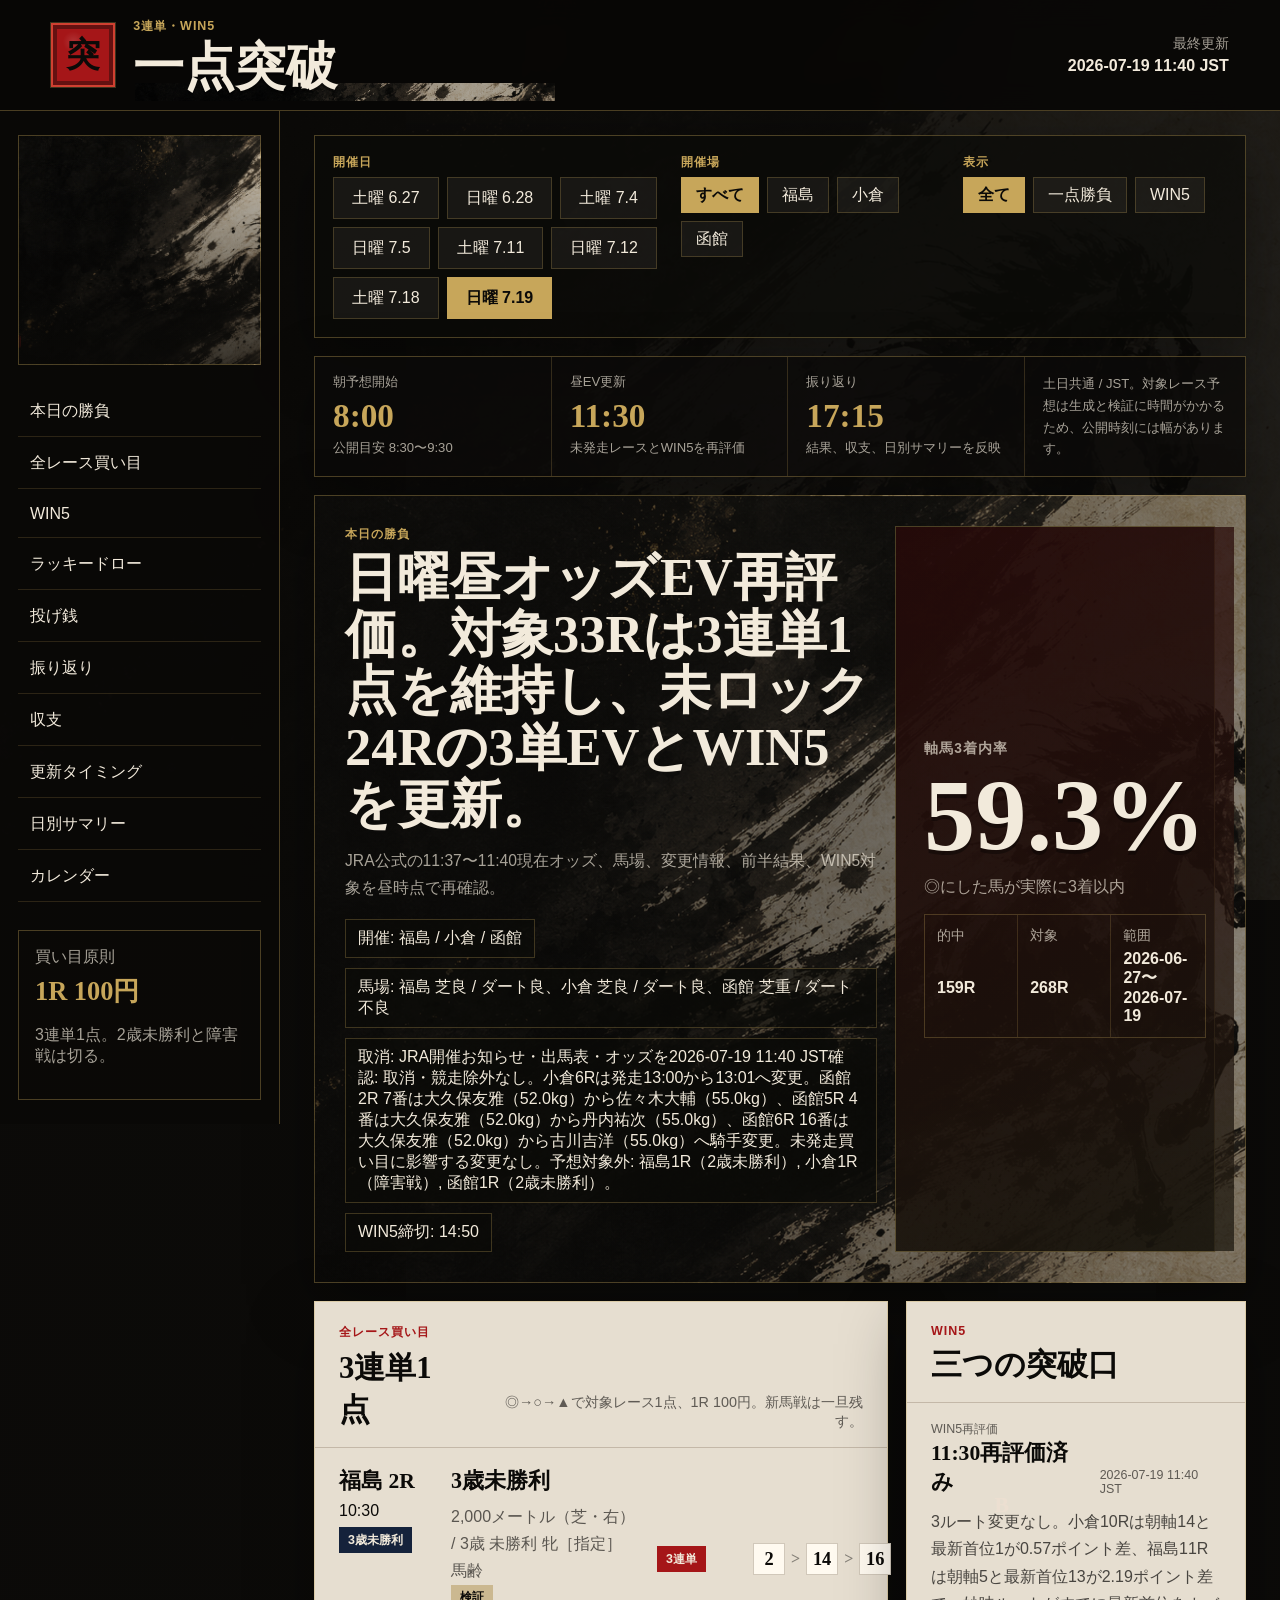
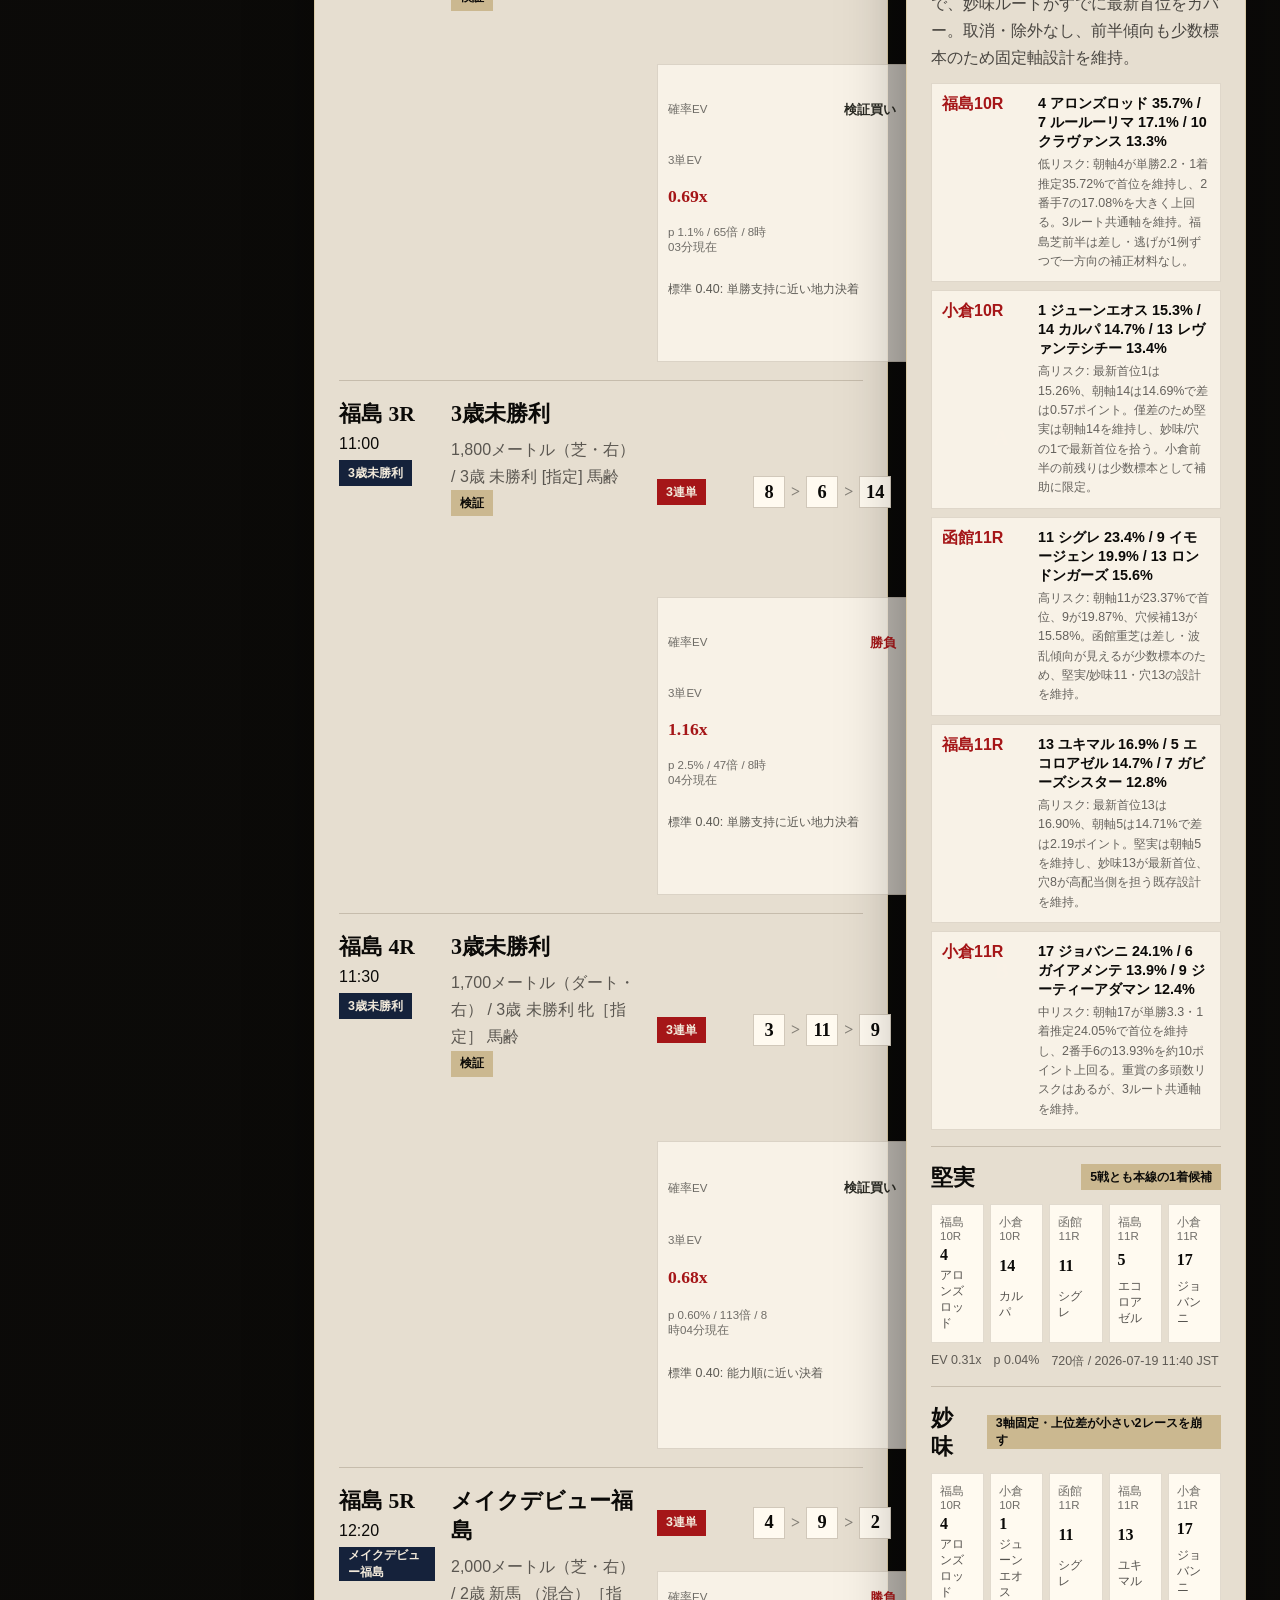
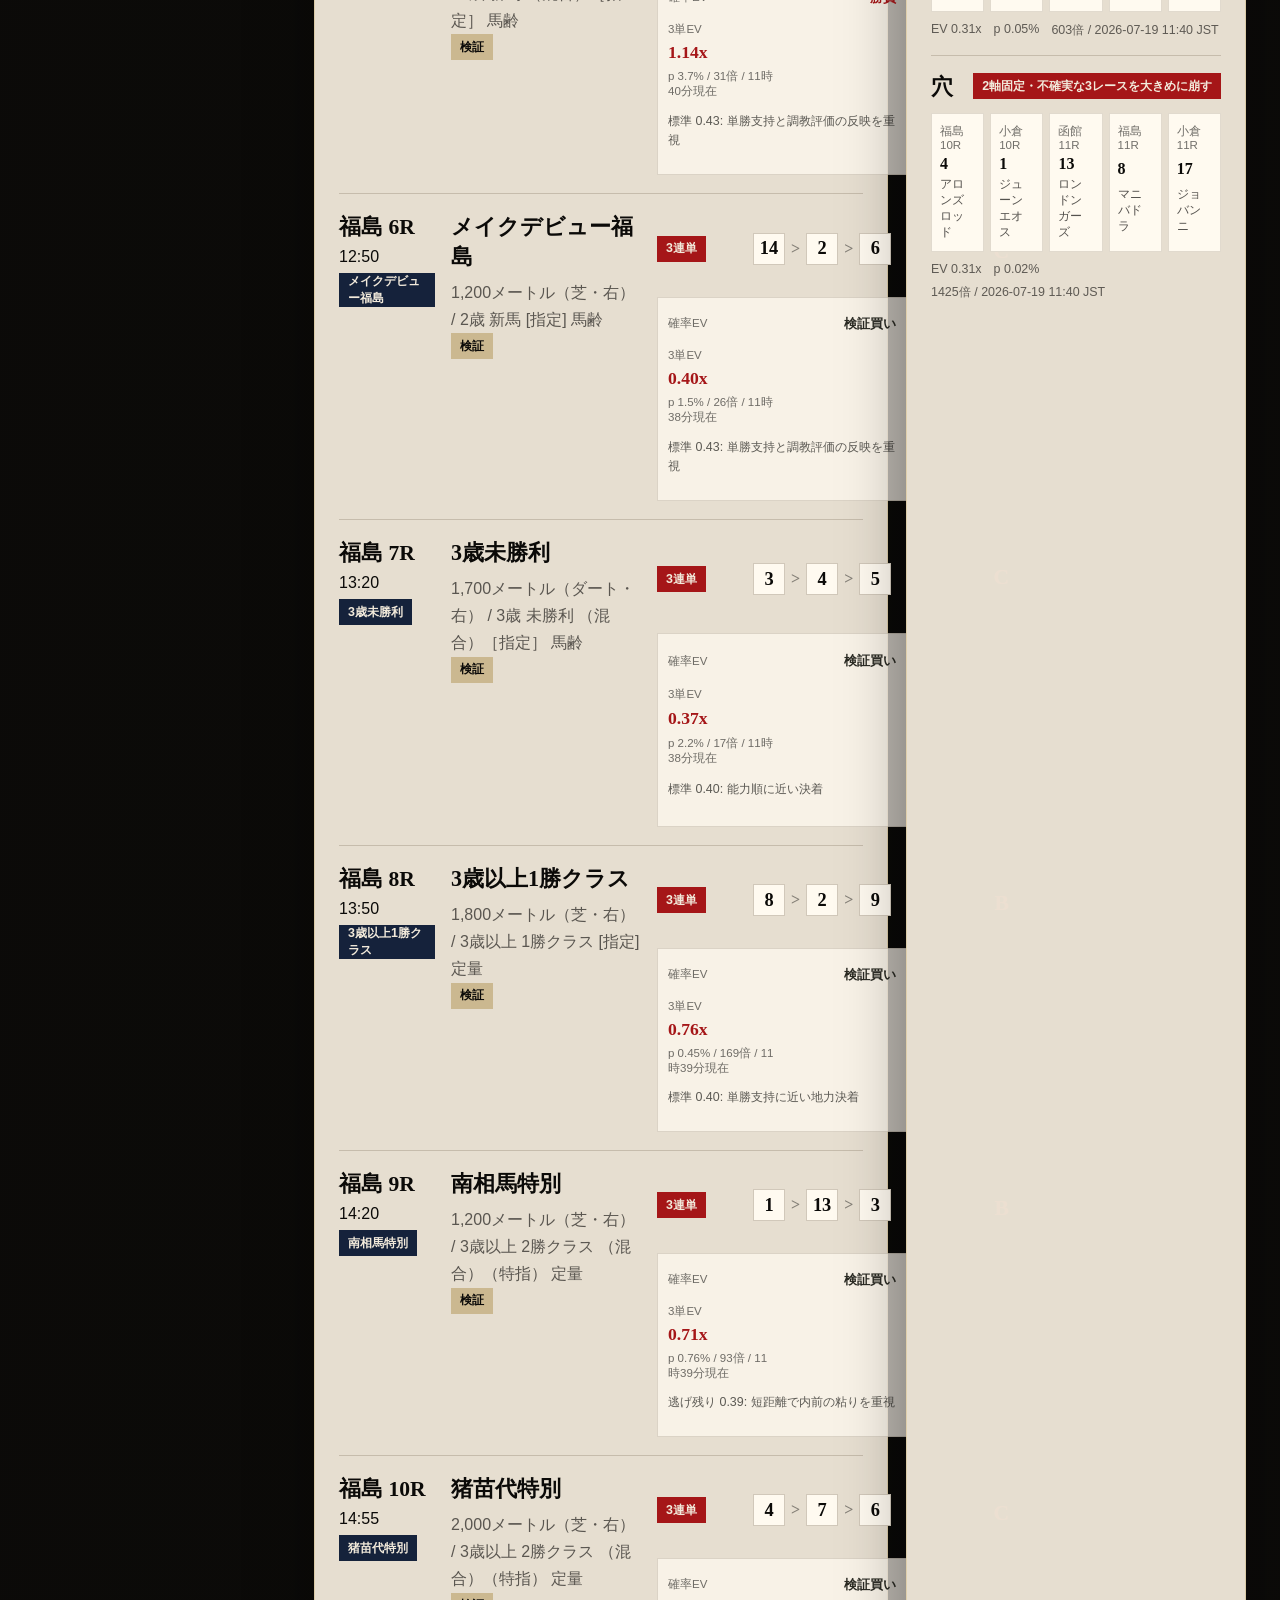
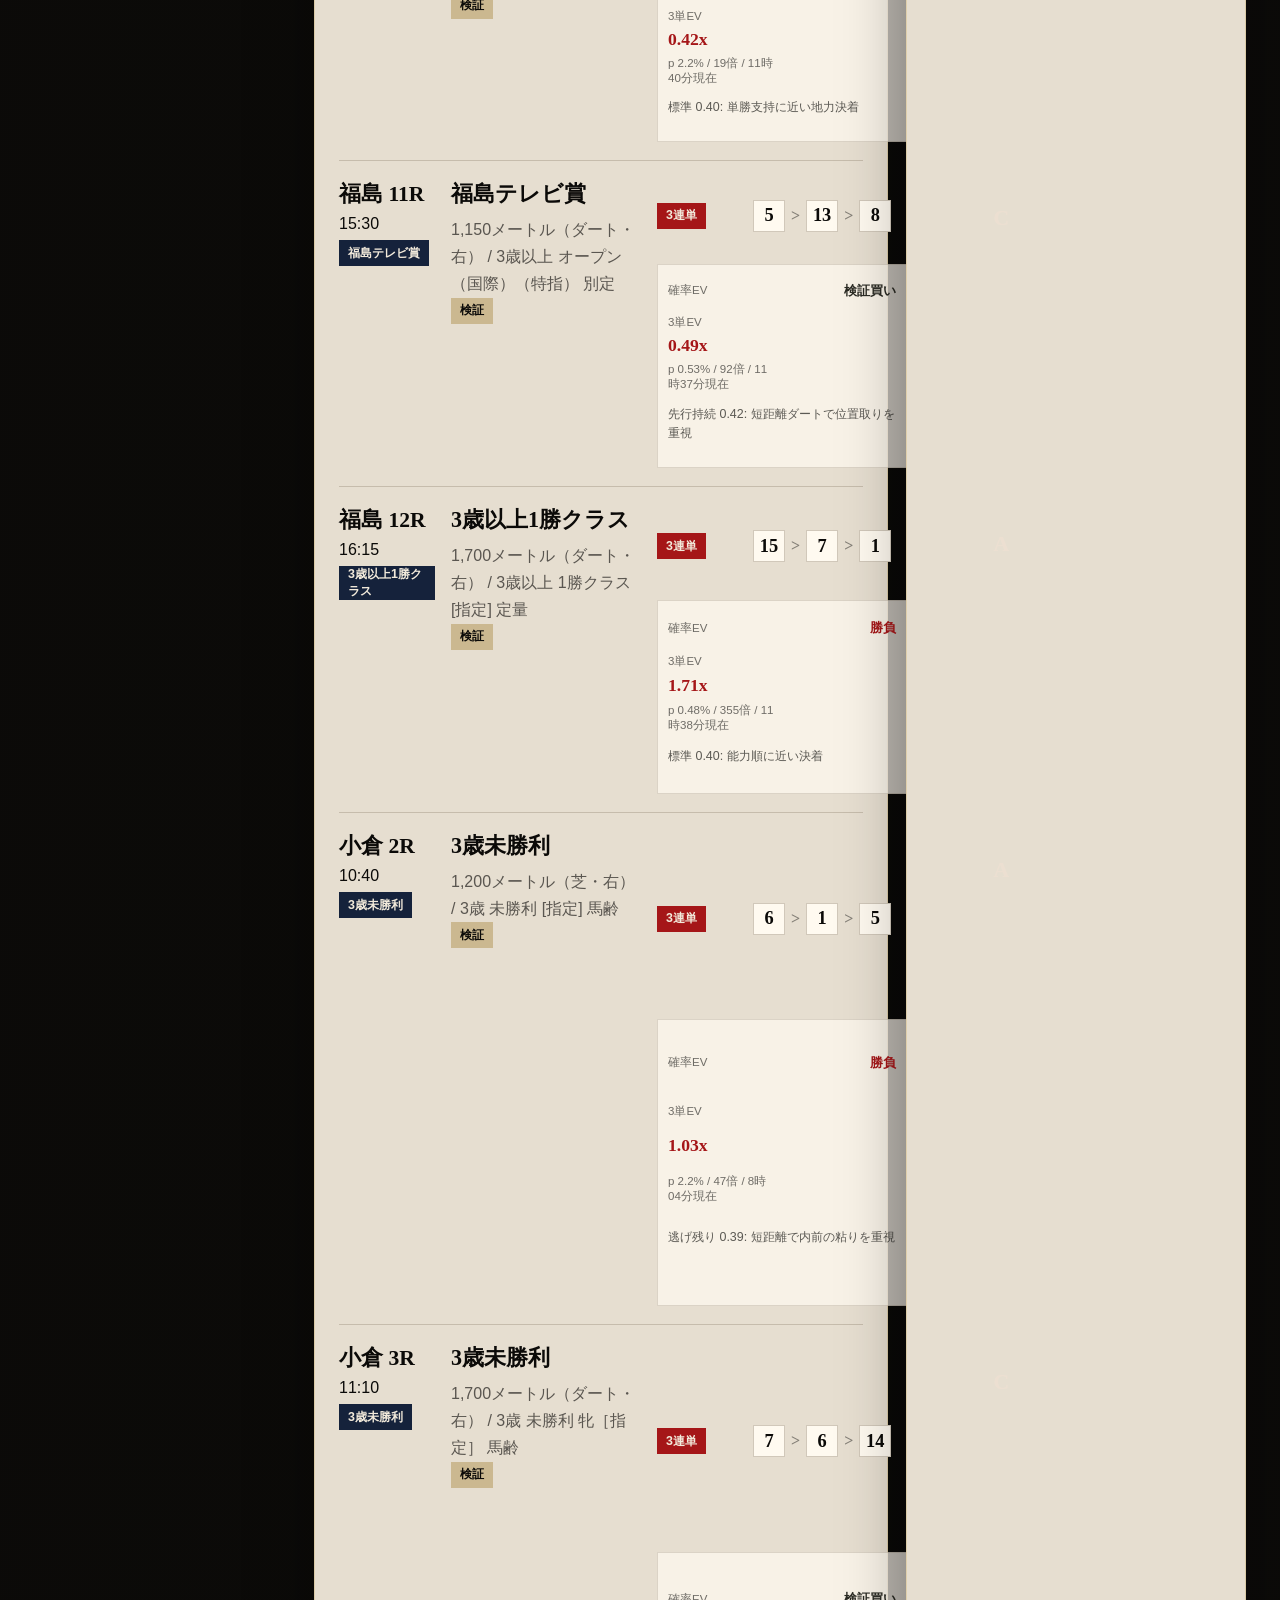
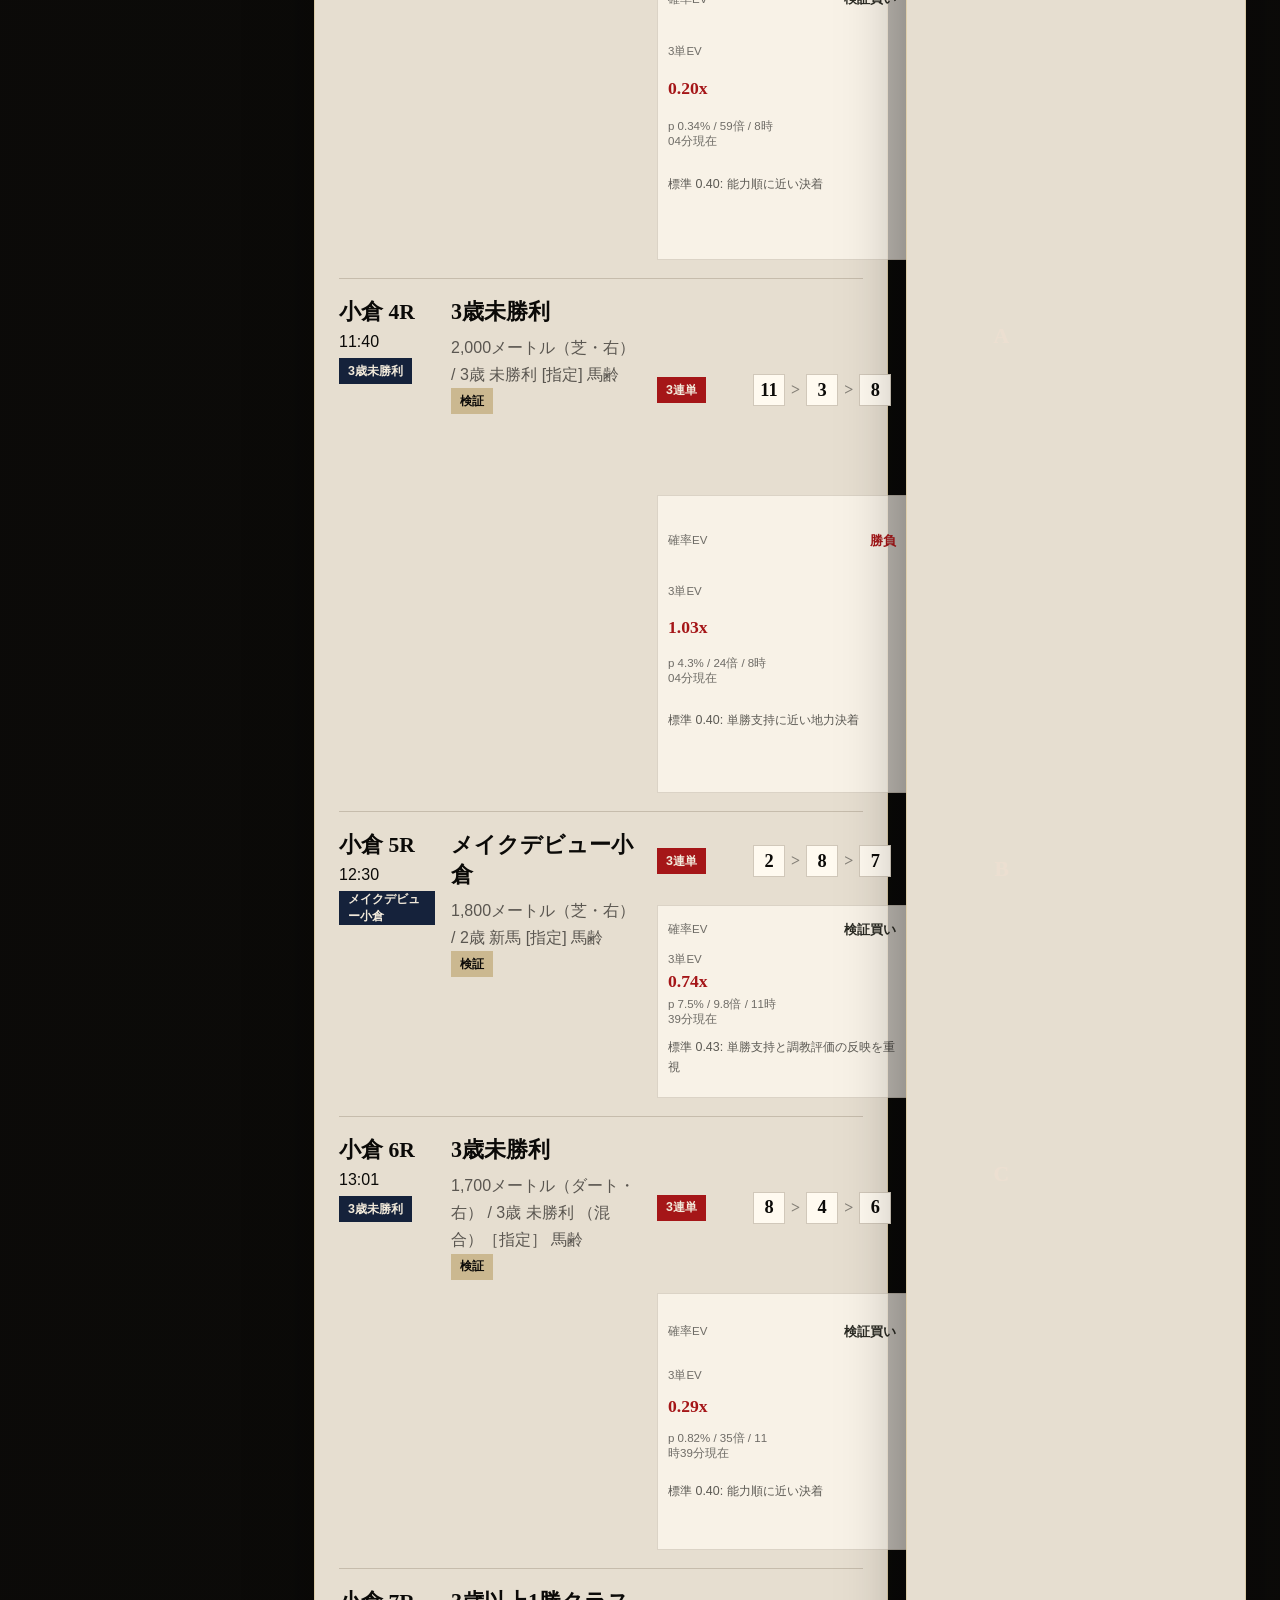
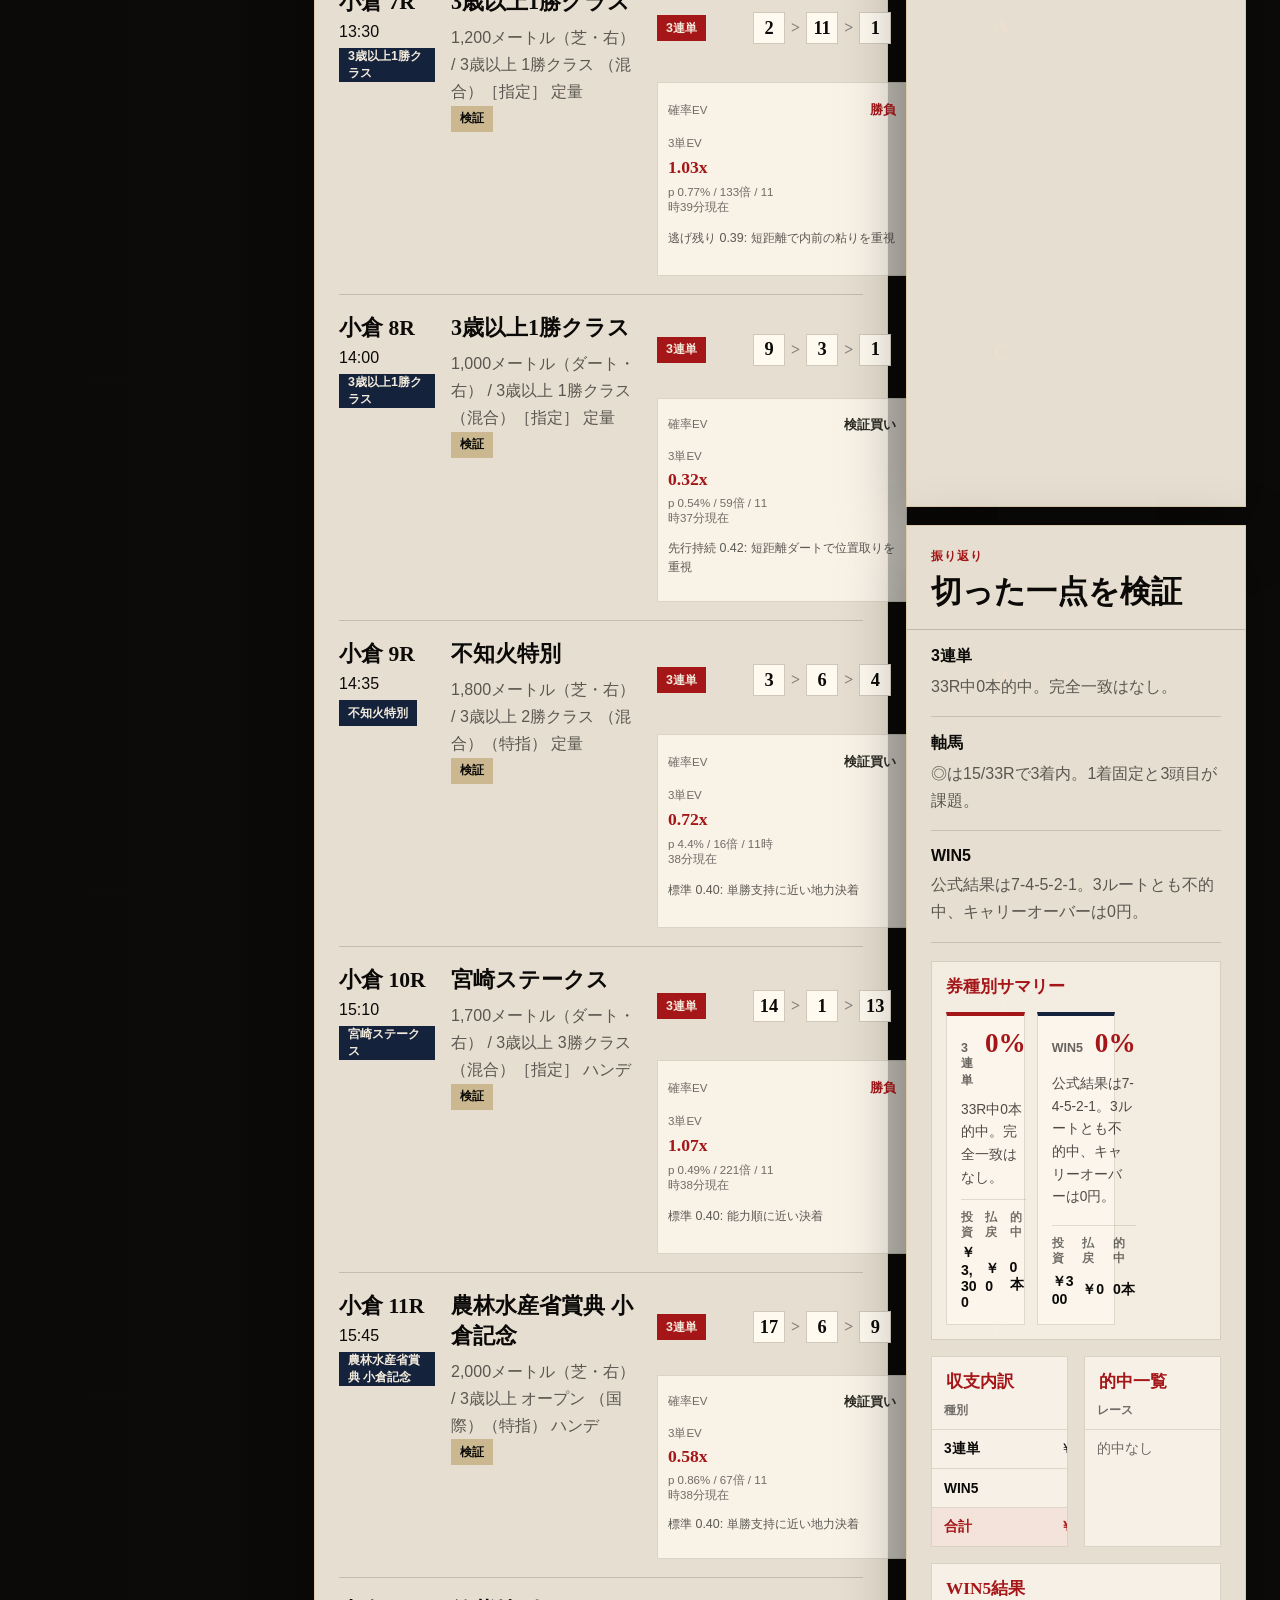
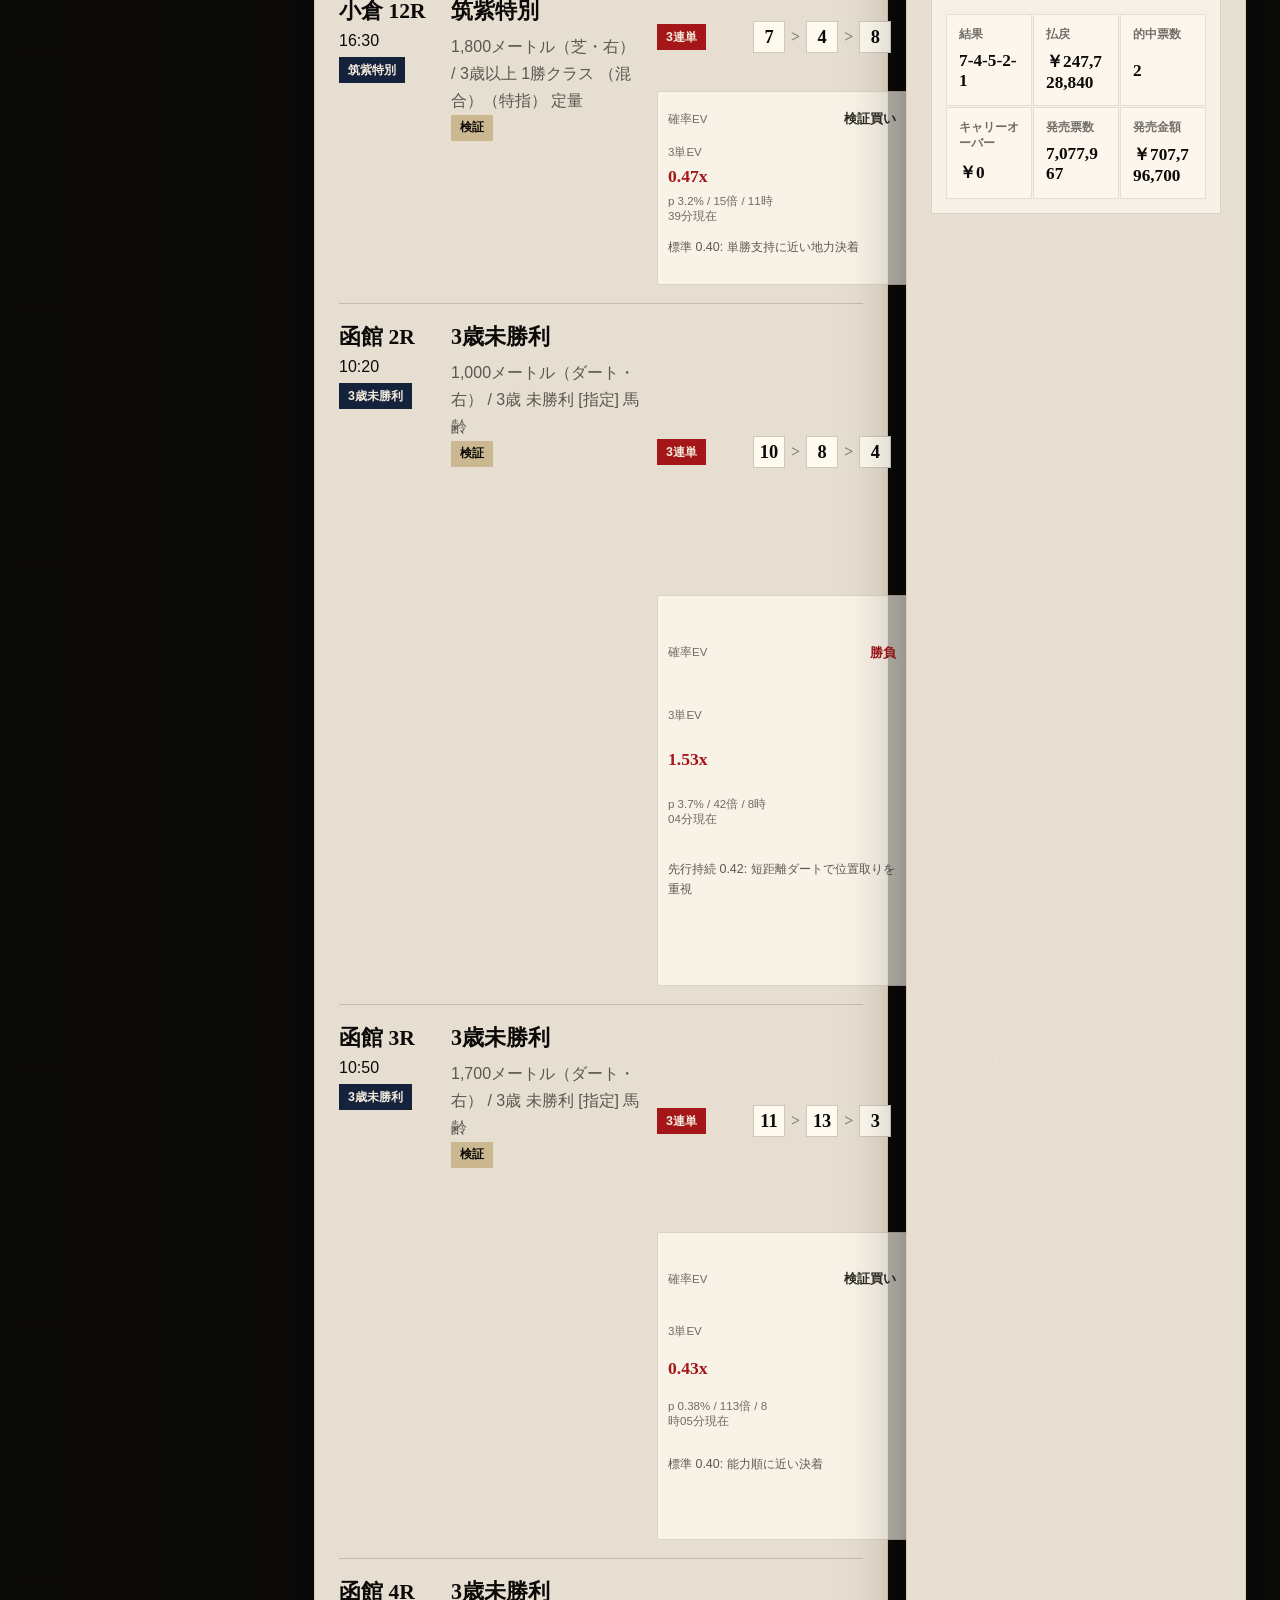
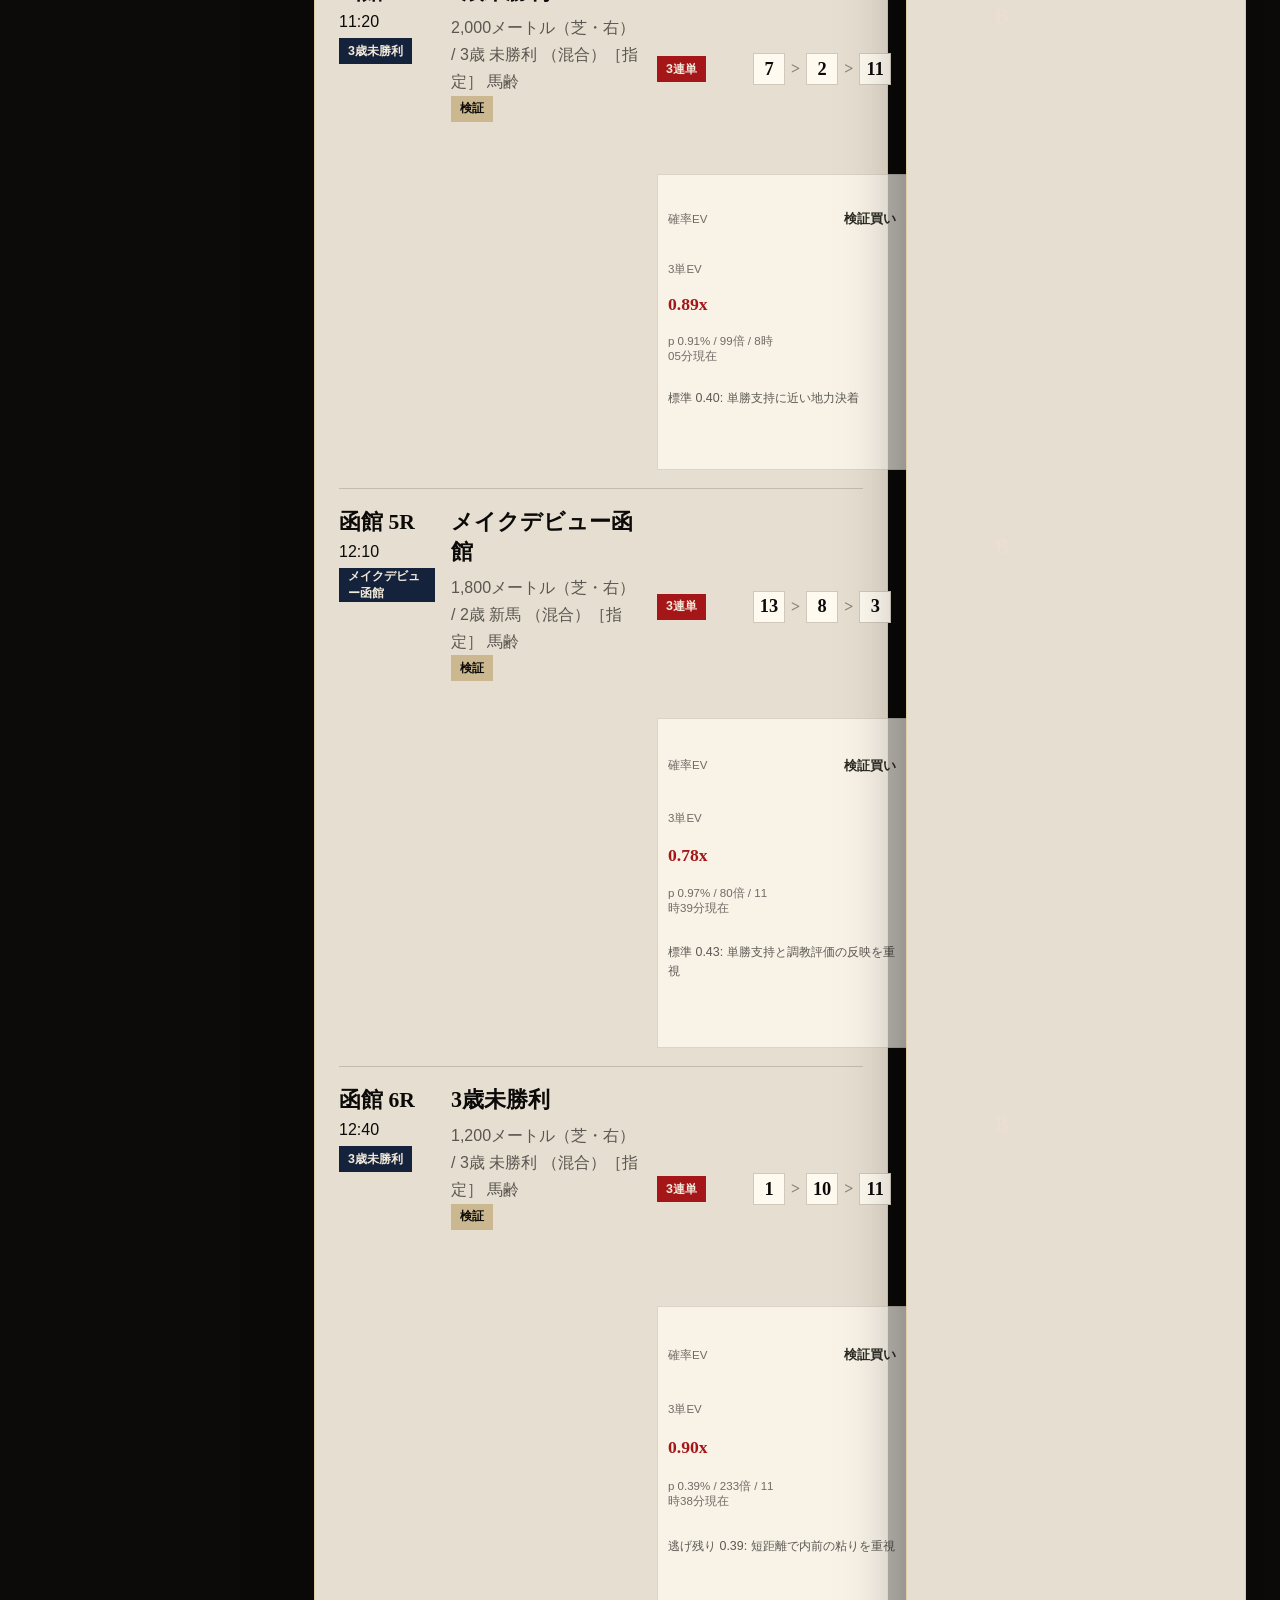
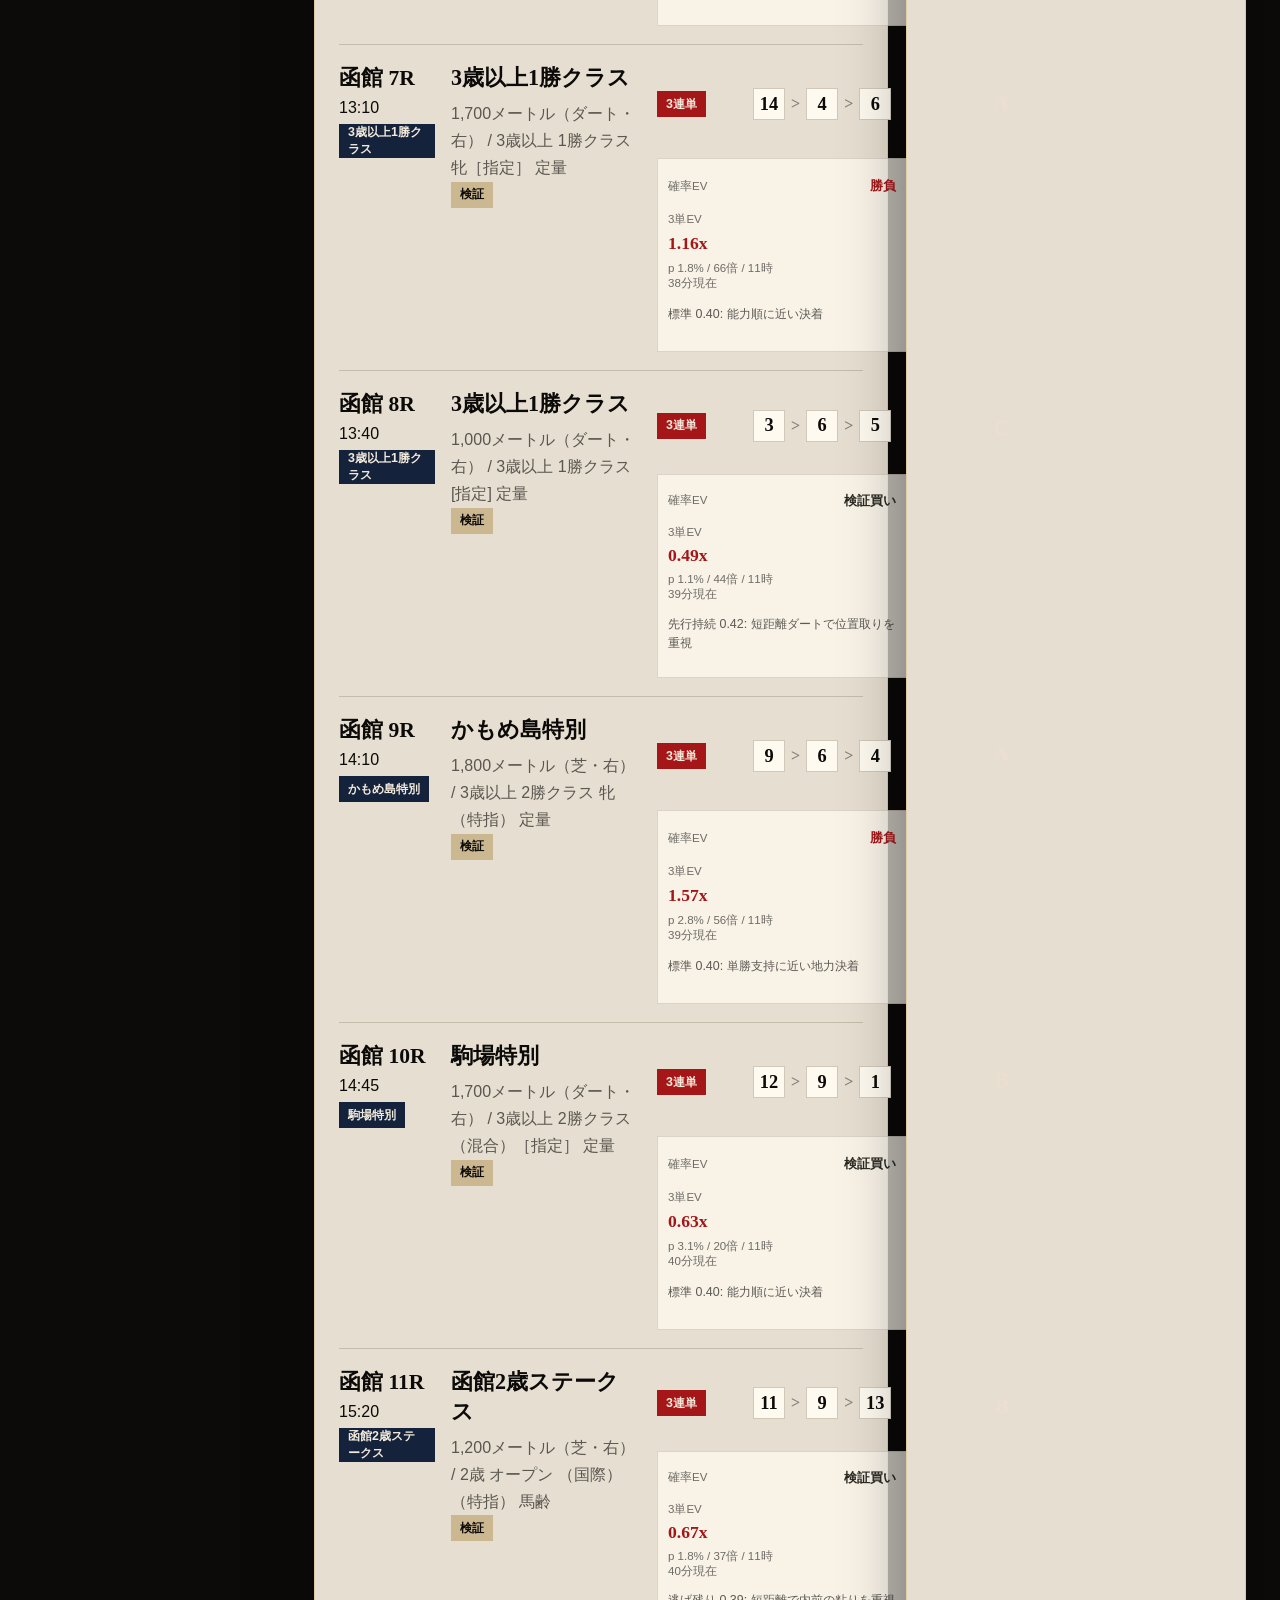
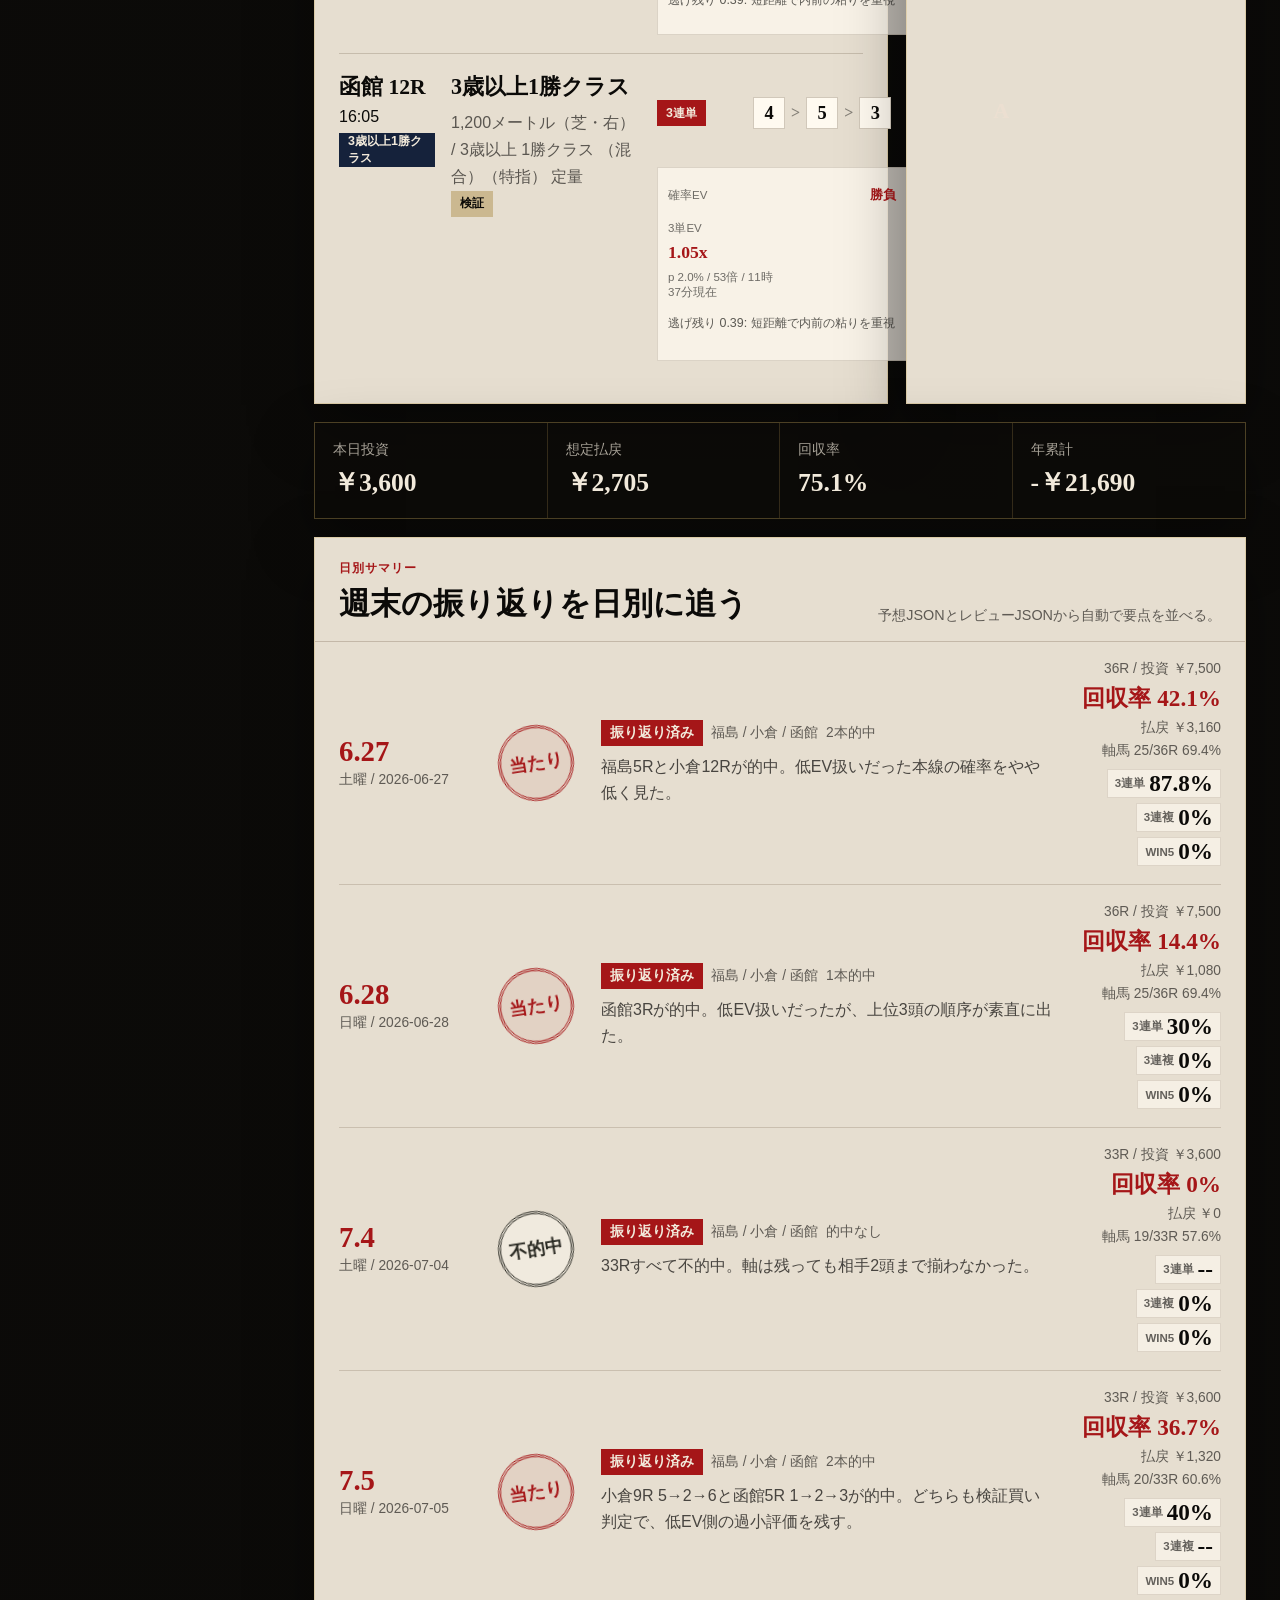
<file: index.html>
<!doctype html>
<html lang="ja">
  <head>
    <meta charset="utf-8">
    <meta name="viewport" content="width=device-width, initial-scale=1">
    <meta name="description" content="一点突破 - ◎→○→▲の3連単1点とWIN5で勝負する競馬予想サイト。">
    <title>一点突破 | 競馬予想</title>
    <link rel="icon" href="favicon.ico?v=20260629-3" sizes="any">
    <link rel="icon" href="assets/img/favicon-32.png?v=20260629-3" type="image/png" sizes="32x32">
    <link rel="apple-touch-icon" href="assets/img/apple-touch-icon.png?v=20260629-3">
    <link rel="stylesheet" href="assets/styles.css?v=20260629-axis">
  </head>
  <body>
    <a class="skip-link" href="#main">本文へ移動</a>

    <header class="site-header">
      <div class="brand">
        <div class="brand-mark" aria-hidden="true"><span>突</span></div>
        <div>
          <p class="brand-kicker">3連単・WIN5</p>
          <h1>一点突破</h1>
        </div>
      </div>
      <div class="header-status" aria-label="更新状況">
        <span>最終更新</span>
        <strong id="lastUpdated">読み込み中</strong>
      </div>
    </header>

    <div class="layout-shell">
      <aside class="sidebar" aria-label="サイトナビゲーション">
        <div class="sidebar-art" role="img" aria-label="墨絵の競走馬"></div>
        <nav class="side-nav">
          <a href="#today">本日の勝負</a>
          <a href="#tickets">全レース買い目</a>
          <a href="#win5">WIN5</a>
          <a href="keiba-lucky-draw/">ラッキードロー</a>
          <a href="https://oyakoya.booth.pm/items/8365558" target="_blank" rel="noopener noreferrer">投げ銭</a>
          <a href="#review">振り返り</a>
          <a href="#ledger">収支</a>
          <a href="#update-schedule">更新タイミング</a>
          <a href="#daily-summary">日別サマリー</a>
          <a href="#review-calendar">カレンダー</a>
        </nav>
        <div class="rule-block">
          <span>買い目原則</span>
          <strong>1R 100円</strong>
          <p>3連単1点。2歳未勝利と障害戦は切る。</p>
        </div>
      </aside>

      <main id="main" class="main-grid">
        <section class="control-bar" aria-label="表示条件">
          <div>
            <p class="section-label">開催日</p>
            <div class="segmented" id="dateTabs" role="tablist" aria-label="開催日を選択"></div>
          </div>
          <div>
            <p class="section-label">開催場</p>
            <div class="segmented compact" id="venueFilters" aria-label="開催場で絞り込み"></div>
          </div>
          <div>
            <p class="section-label">表示</p>
            <div class="segmented compact" id="modeTabs" aria-label="表示内容を選択">
              <button class="is-active" type="button" data-mode="all">全て</button>
              <button type="button" data-mode="single">一点勝負</button>
              <button type="button" data-mode="win5">WIN5</button>
            </div>
          </div>
        </section>

        <section id="update-schedule" class="schedule-strip" aria-label="更新タイミング">
          <article>
            <span>朝予想開始</span>
            <strong>8:00</strong>
            <small>公開目安 8:30〜9:30</small>
          </article>
          <article>
            <span>昼EV更新</span>
            <strong>11:30</strong>
            <small>未発走レースとWIN5を再評価</small>
          </article>
          <article>
            <span>振り返り</span>
            <strong>17:15</strong>
            <small>結果、収支、日別サマリーを反映</small>
          </article>
          <p>土日共通 / JST。対象レース予想は生成と検証に時間がかかるため、公開時刻には幅があります。</p>
        </section>

        <section id="today" class="hero-panel">
          <div class="hero-copy">
            <p class="section-label">本日の勝負</p>
            <h2 id="headline">一点を切る準備中</h2>
            <p id="summary">データを読み込んでいます。</p>
            <div class="hero-meta" id="heroMeta"></div>
          </div>
          <div class="hero-stakes" aria-label="軸馬実績">
            <article class="axis-proof">
              <span id="axisProofLabel">軸馬3着内率</span>
              <strong id="axisPlaceRate">--</strong>
              <p id="axisProofCopy">◎にした馬が3着以内に入った割合を集計中。</p>
              <div class="axis-proof-metrics">
                <div>
                  <span>的中</span>
                  <b id="axisPlaceHits">--</b>
                </div>
                <div>
                  <span>対象</span>
                  <b id="axisPlaceTotal">--</b>
                </div>
                <div>
                  <span>範囲</span>
                  <b id="axisProofScope">--</b>
                </div>
              </div>
            </article>
          </div>
        </section>

        <section id="tickets" class="content-panel wide" data-section="single">
          <div class="panel-heading">
            <div>
              <p class="section-label">全レース買い目</p>
              <h2 id="ticketHeading">3連単1点</h2>
            </div>
              <p class="panel-note" id="ticketNote">◎→○→▲で対象レース1点、1R 100円。新馬戦は一旦残す。</p>
          </div>
          <div class="ticket-list" id="raceList"></div>
        </section>

        <section id="win5" class="content-panel" data-section="win5">
          <div class="panel-heading">
            <div>
              <p class="section-label">WIN5</p>
              <h2>三つの突破口</h2>
            </div>
          </div>
          <div class="win5-routes" id="win5Routes"></div>
        </section>

        <section id="review" class="content-panel">
          <div class="panel-heading">
            <div>
              <p class="section-label">振り返り</p>
              <h2>切った一点を検証</h2>
            </div>
          </div>
          <div class="review-list" id="reviewList"></div>
        </section>

        <section class="summary-strip" id="ledger" aria-label="収支サマリー">
          <article>
            <span>本日投資</span>
            <strong id="stakeTotal">-</strong>
          </article>
          <article>
            <span>想定払戻</span>
            <strong id="expectedReturn">-</strong>
          </article>
          <article>
            <span>回収率</span>
            <strong id="roi">-</strong>
          </article>
          <article>
            <span>年累計</span>
            <strong id="yearBalance">-</strong>
          </article>
        </section>

        <section id="daily-summary" class="content-panel daily-panel">
          <div class="panel-heading">
            <div>
              <p class="section-label">日別サマリー</p>
              <h2>週末の振り返りを日別に追う</h2>
            </div>
            <p class="panel-note">予想JSONとレビューJSONから自動で要点を並べる。</p>
          </div>
          <div class="daily-summary-list" id="dailySummaryList"></div>
        </section>

        <section id="review-calendar" class="content-panel daily-panel">
          <div class="panel-heading">
            <div>
              <p class="section-label">振り返りカレンダー</p>
              <h2>過去の週末を月ごとにたどる</h2>
            </div>
            <p class="panel-note">日別サマリーをカレンダー形式で並べる。</p>
          </div>
          <div class="calendar-list" id="reviewCalendar"></div>
        </section>
      </main>
    </div>

    <footer class="site-footer">
      <p>一点突破は予想と検証の記録サイトです。馬券の自動購入は行いません。</p>
    </footer>

    <script src="assets/app.js?v=20260705-trifecta" defer></script>
  </body>
</html>
</file>
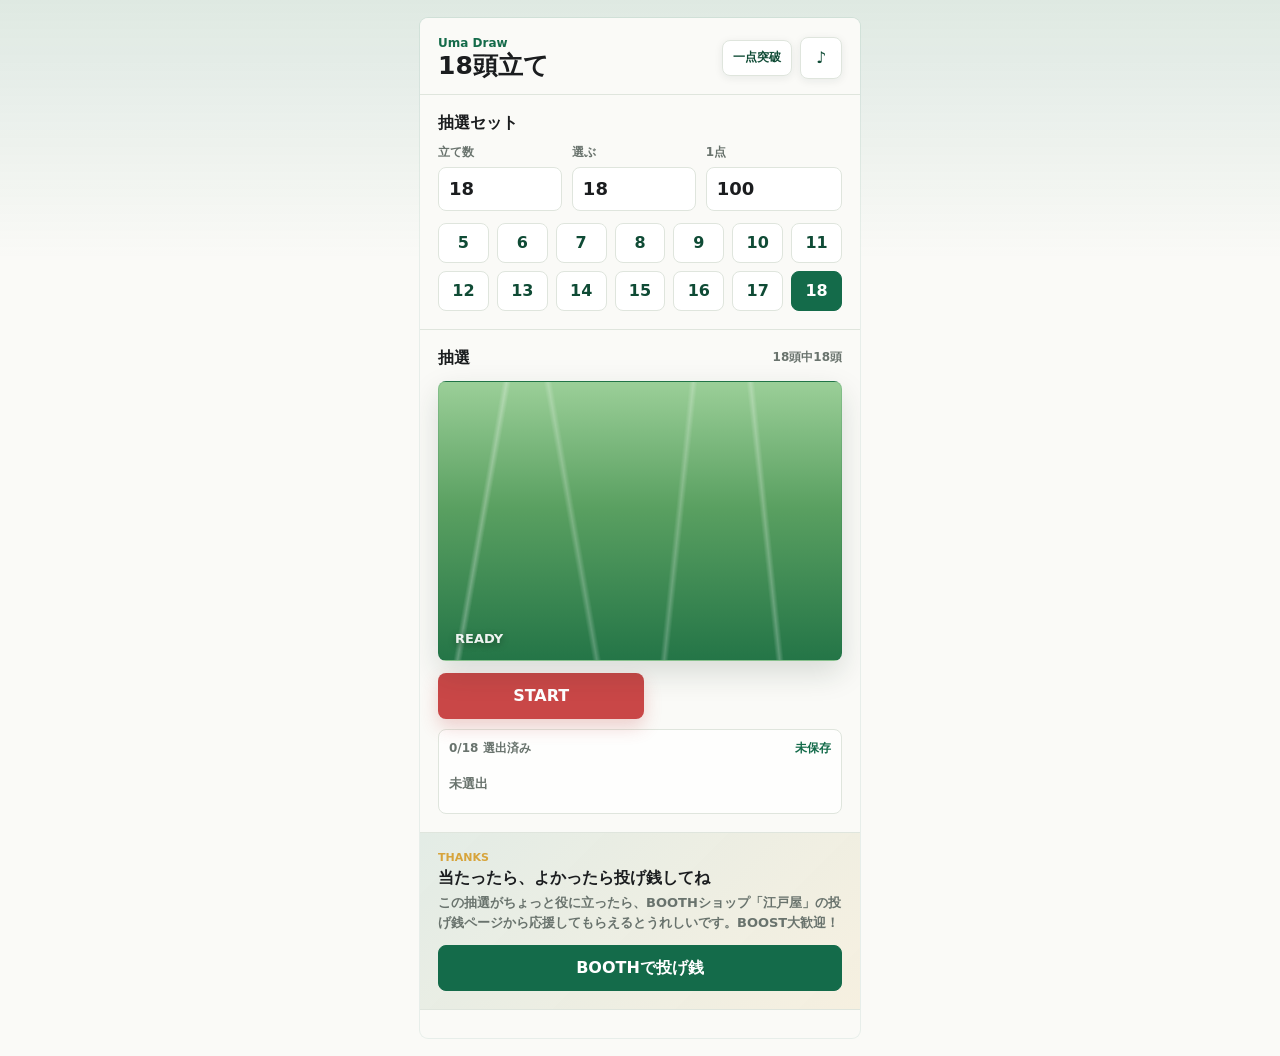
<file: keiba-lucky-draw/index.html>
<!doctype html>
<html lang="ja">
  <head>
    <meta charset="utf-8">
    <meta name="viewport" content="width=device-width, initial-scale=1, viewport-fit=cover">
    <meta name="description" content="一点突破のランダム予想コンテンツ。頭数と選出数を指定して、馬番をランダム抽選できます。">
    <meta name="theme-color" content="#146B4A">
    <title>ラッキードロー | 一点突破</title>
    <link rel="icon" href="./assets/icons/favicon.ico" sizes="any">
    <link rel="icon" type="image/png" sizes="32x32" href="./assets/icons/favicon-32.png">
    <link rel="apple-touch-icon" href="./assets/icons/apple-touch-icon.png">
    <link rel="manifest" href="./manifest.webmanifest">
    <link rel="stylesheet" href="./styles.css">
  </head>
  <body>
    <div class="app-shell">
      <header class="topbar">
        <div class="topbar-title">
          <div>
            <p class="eyebrow">Uma Draw</p>
            <h1 id="setTitle">18頭立て</h1>
          </div>
        </div>
        <div class="topbar-actions">
          <a class="home-link" href="../">一点突破</a>
          <button class="icon-button" id="soundButton" type="button" aria-pressed="true" aria-label="サウンド">
            <span aria-hidden="true">♪</span>
          </button>
        </div>
      </header>

      <main>
        <div class="draw-view" id="drawView">
          <section class="setup-band" aria-labelledby="setupTitle">
            <h2 id="setupTitle">抽選セット</h2>
            <div class="control-grid">
              <label class="field">
                <span>立て数</span>
                <input id="entryCountInput" type="number" inputmode="numeric" min="1" max="18" value="18">
              </label>
              <label class="field">
                <span>選ぶ</span>
                <input id="pickCountInput" type="number" inputmode="numeric" min="1" max="18" value="18">
              </label>
              <label class="field">
                <span>1点</span>
                <input id="stakeInput" type="number" inputmode="numeric" min="100" step="100" value="100">
              </label>
            </div>
            <div class="preset-row" aria-label="頭数プリセット">
              <button type="button" class="preset" data-heads="5">5</button>
              <button type="button" class="preset" data-heads="6">6</button>
              <button type="button" class="preset" data-heads="7">7</button>
              <button type="button" class="preset" data-heads="8">8</button>
              <button type="button" class="preset" data-heads="9">9</button>
              <button type="button" class="preset" data-heads="10">10</button>
              <button type="button" class="preset" data-heads="11">11</button>
              <button type="button" class="preset" data-heads="12">12</button>
              <button type="button" class="preset" data-heads="13">13</button>
              <button type="button" class="preset" data-heads="14">14</button>
              <button type="button" class="preset" data-heads="15">15</button>
              <button type="button" class="preset" data-heads="16">16</button>
              <button type="button" class="preset" data-heads="17">17</button>
              <button type="button" class="preset is-active" data-heads="18">18</button>
            </div>
          </section>

          <section class="draw-stage" aria-labelledby="drawTitle">
            <div class="stage-header">
              <h2 id="drawTitle">抽選</h2>
              <span id="poolSummary">10頭中10頭</span>
            </div>
            <div class="track-stage" id="trackStage">
              <div class="track-lanes" aria-hidden="true"></div>
              <div class="speed-lines" aria-hidden="true"></div>
              <div class="runner" id="runner" aria-live="polite">
                <img id="runnerImage" src="./assets/horses/horse_01.png" alt="">
                <span class="runner-badge" id="runnerBadge">1</span>
              </div>
              <div class="reveal-copy" id="revealCopy">READY</div>
            </div>
            <div class="action-row">
              <button class="primary-action" id="drawButton" type="button">START</button>
              <button class="secondary-action" id="resultLinkButton" type="button" hidden>結果ページへ</button>
            </div>
            <div class="picked-panel" id="pickedPanel">
              <div class="picked-head">
                <span id="drawProgress">0/18 選出済み</span>
                <span class="save-status" id="saveStatus">未保存</span>
                <button class="text-action reset-draw" id="resetDrawButton" type="button" hidden>リセット</button>
              </div>
              <div class="picked-strip" id="pickedStrip" aria-live="polite">
                <span class="empty-picks">未選出</span>
              </div>
            </div>
          </section>

          <section class="horse-band" id="horseBand" aria-labelledby="horseTitle" hidden>
            <div class="section-row">
              <h2 id="horseTitle">出走馬</h2>
              <button class="text-action" id="enableAllButton" type="button">全頭ON</button>
            </div>
            <div class="horse-grid" id="horseGrid"></div>
          </section>

          <section class="result-band" id="resultPanel" aria-labelledby="resultTitle" hidden>
            <div class="section-row">
              <h2 id="resultTitle">結果ページ</h2>
              <button class="text-action" id="copyButton" type="button">コピー</button>
            </div>
            <div class="selected-strip" id="selectedStrip"></div>
            <div class="axis-row" aria-label="軸馬数">
              <button type="button" class="axis is-active" data-axis="0">BOX</button>
              <button type="button" class="axis" data-axis="1">軸1</button>
              <button type="button" class="axis" data-axis="2">軸2</button>
              <button type="button" class="axis" data-axis="3">軸3</button>
            </div>
            <div class="ticket-table" id="ticketTable"></div>
          </section>

          <section class="support-band" aria-labelledby="supportTitle">
            <div>
              <p class="support-kicker">THANKS</p>
              <h2 id="supportTitle">当たったら、よかったら投げ銭してね</h2>
              <p>この抽選がちょっと役に立ったら、BOOTHショップ「江戸屋」の投げ銭ページから応援してもらえるとうれしいです。BOOST大歓迎！</p>
            </div>
            <a class="support-link" href="https://oyakoya.booth.pm/items/8365558" target="_blank" rel="noopener noreferrer">
              BOOTHで投げ銭
            </a>
          </section>
        </div>
      </main>
    </div>

    <script src="./app.js" defer></script>
  </body>
</html>
</file>
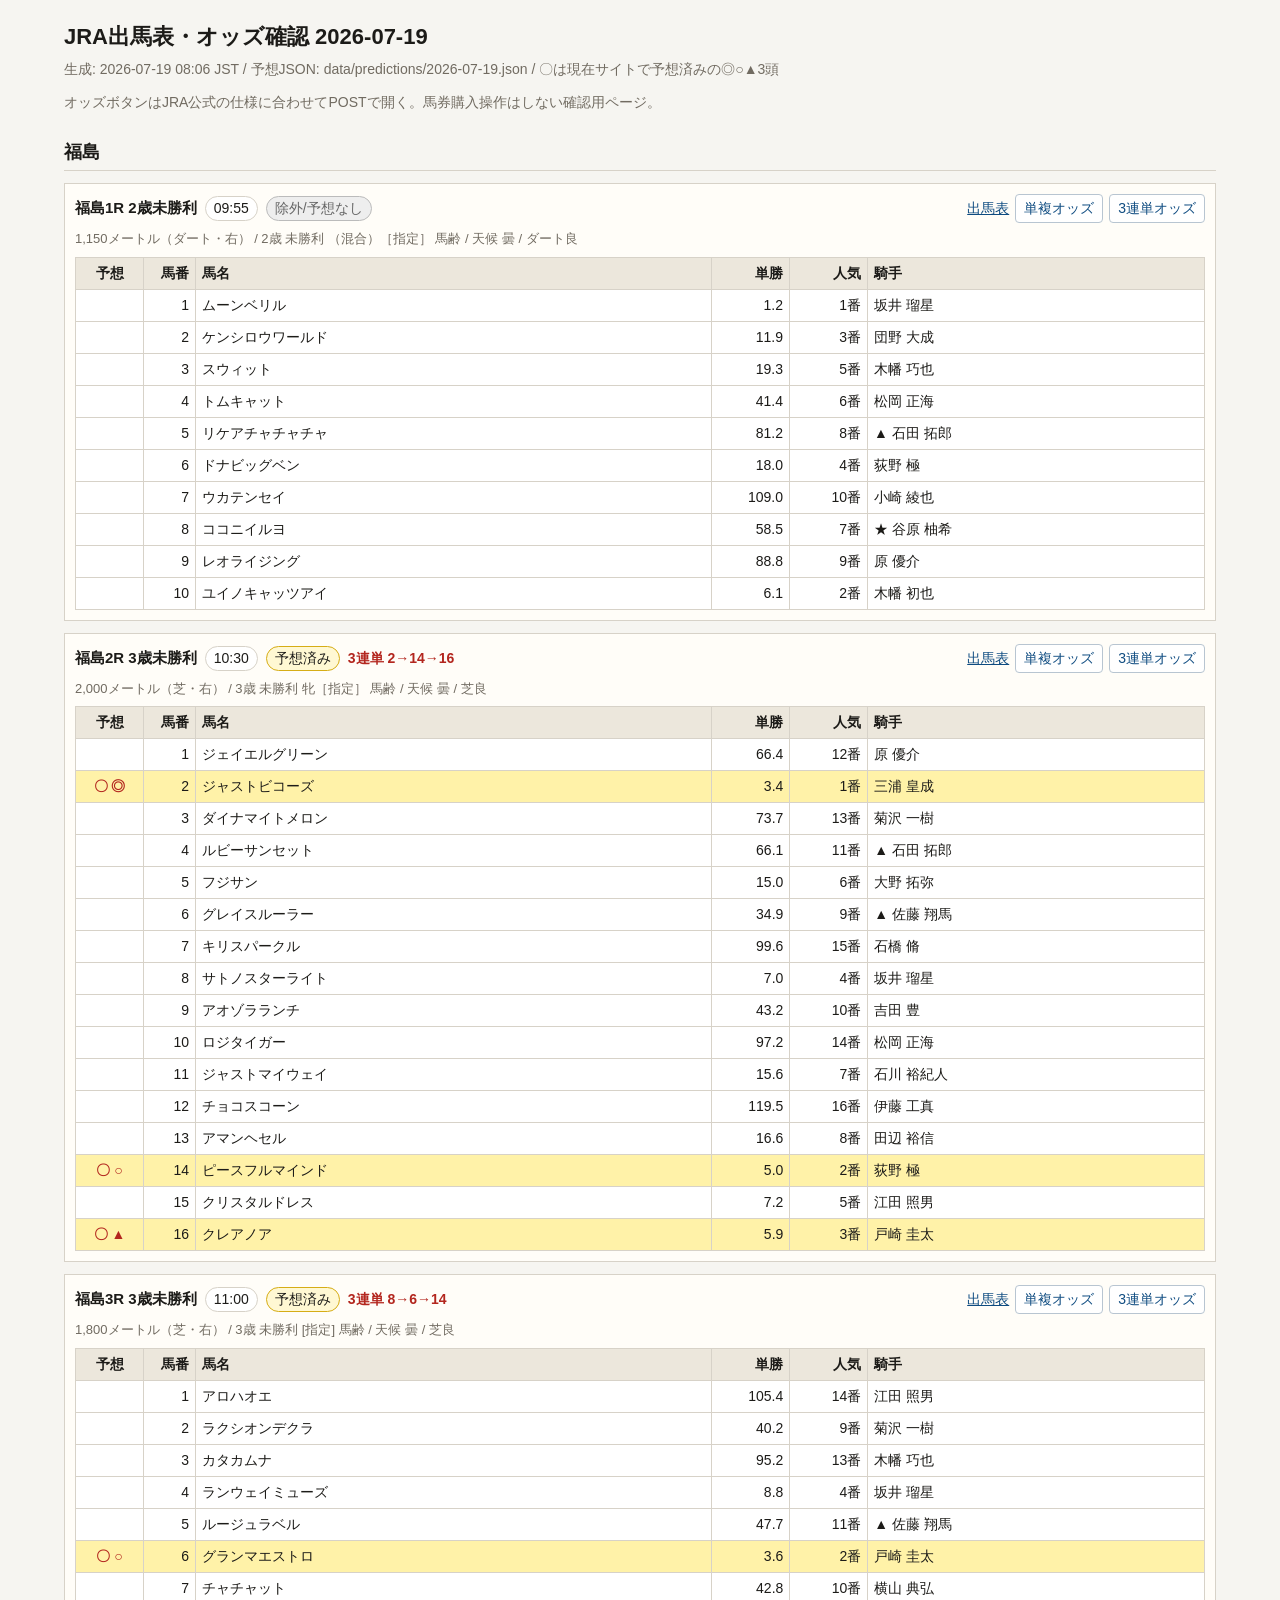
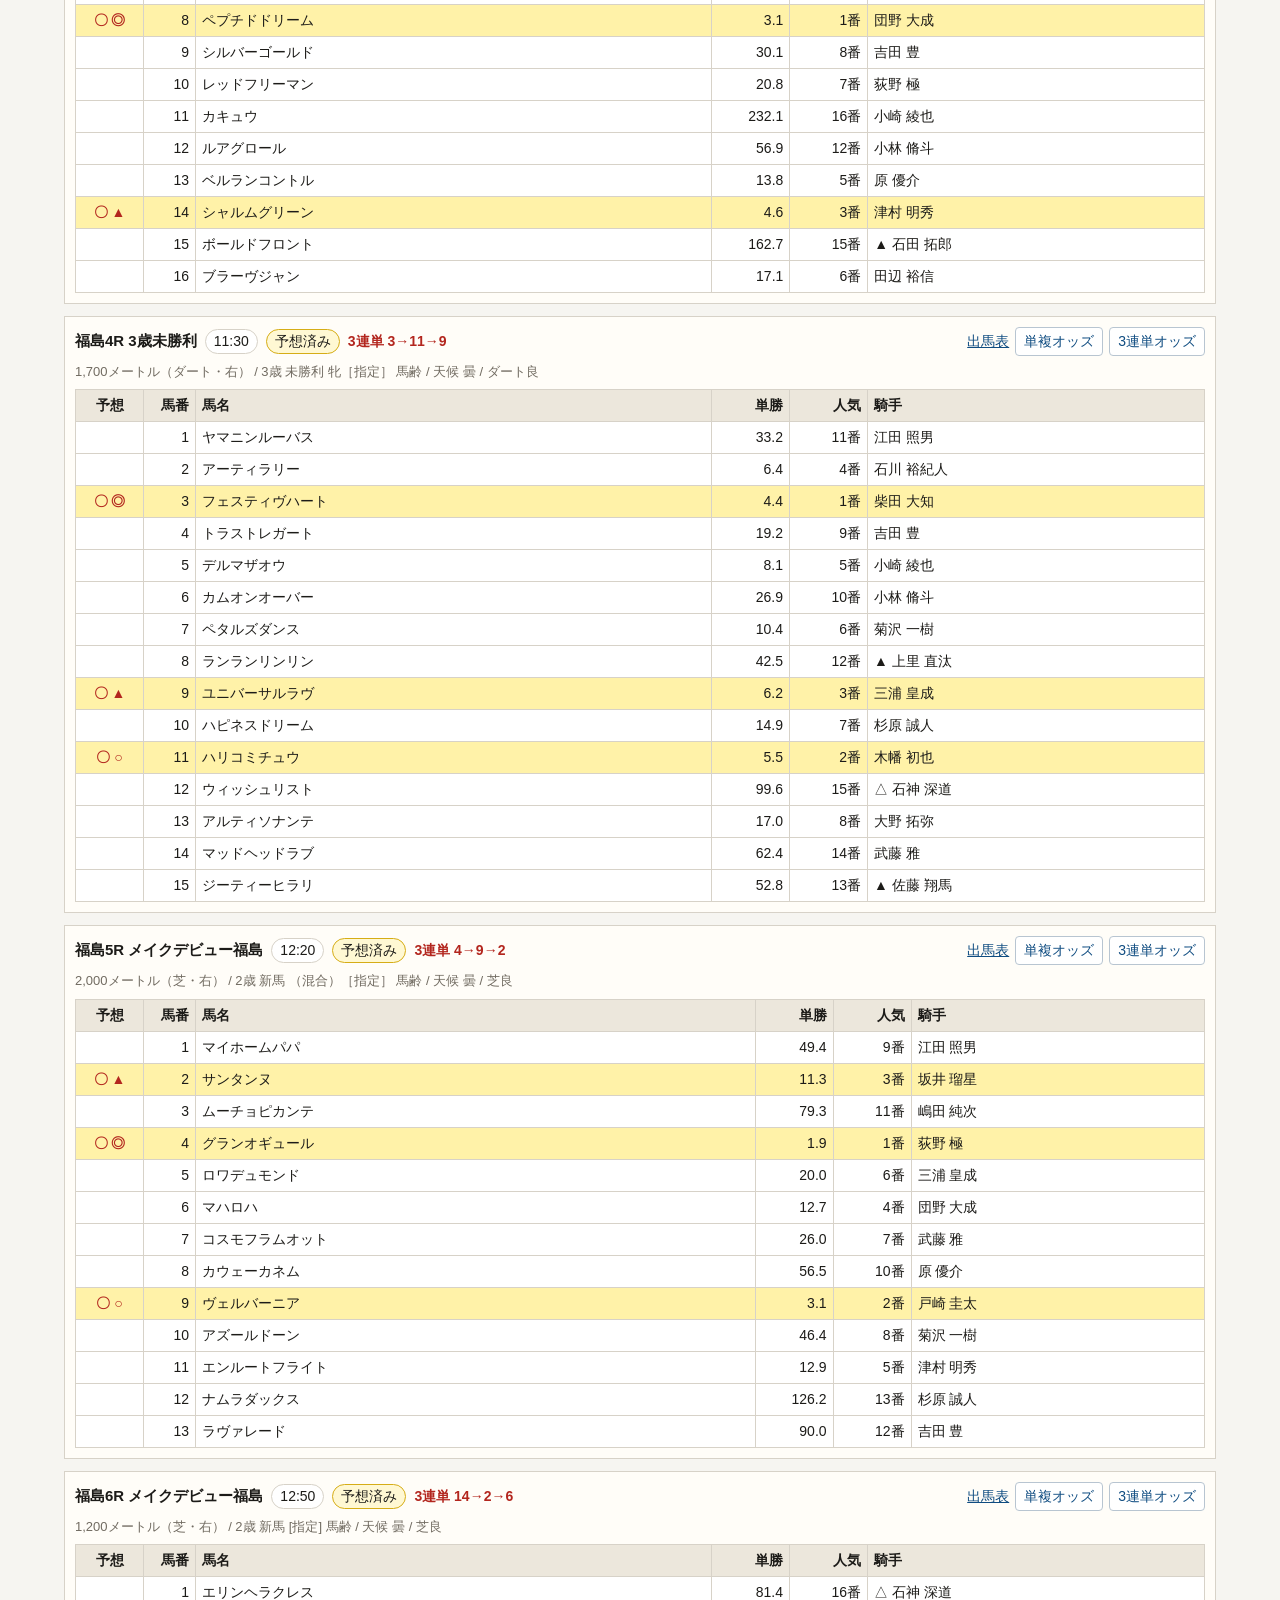
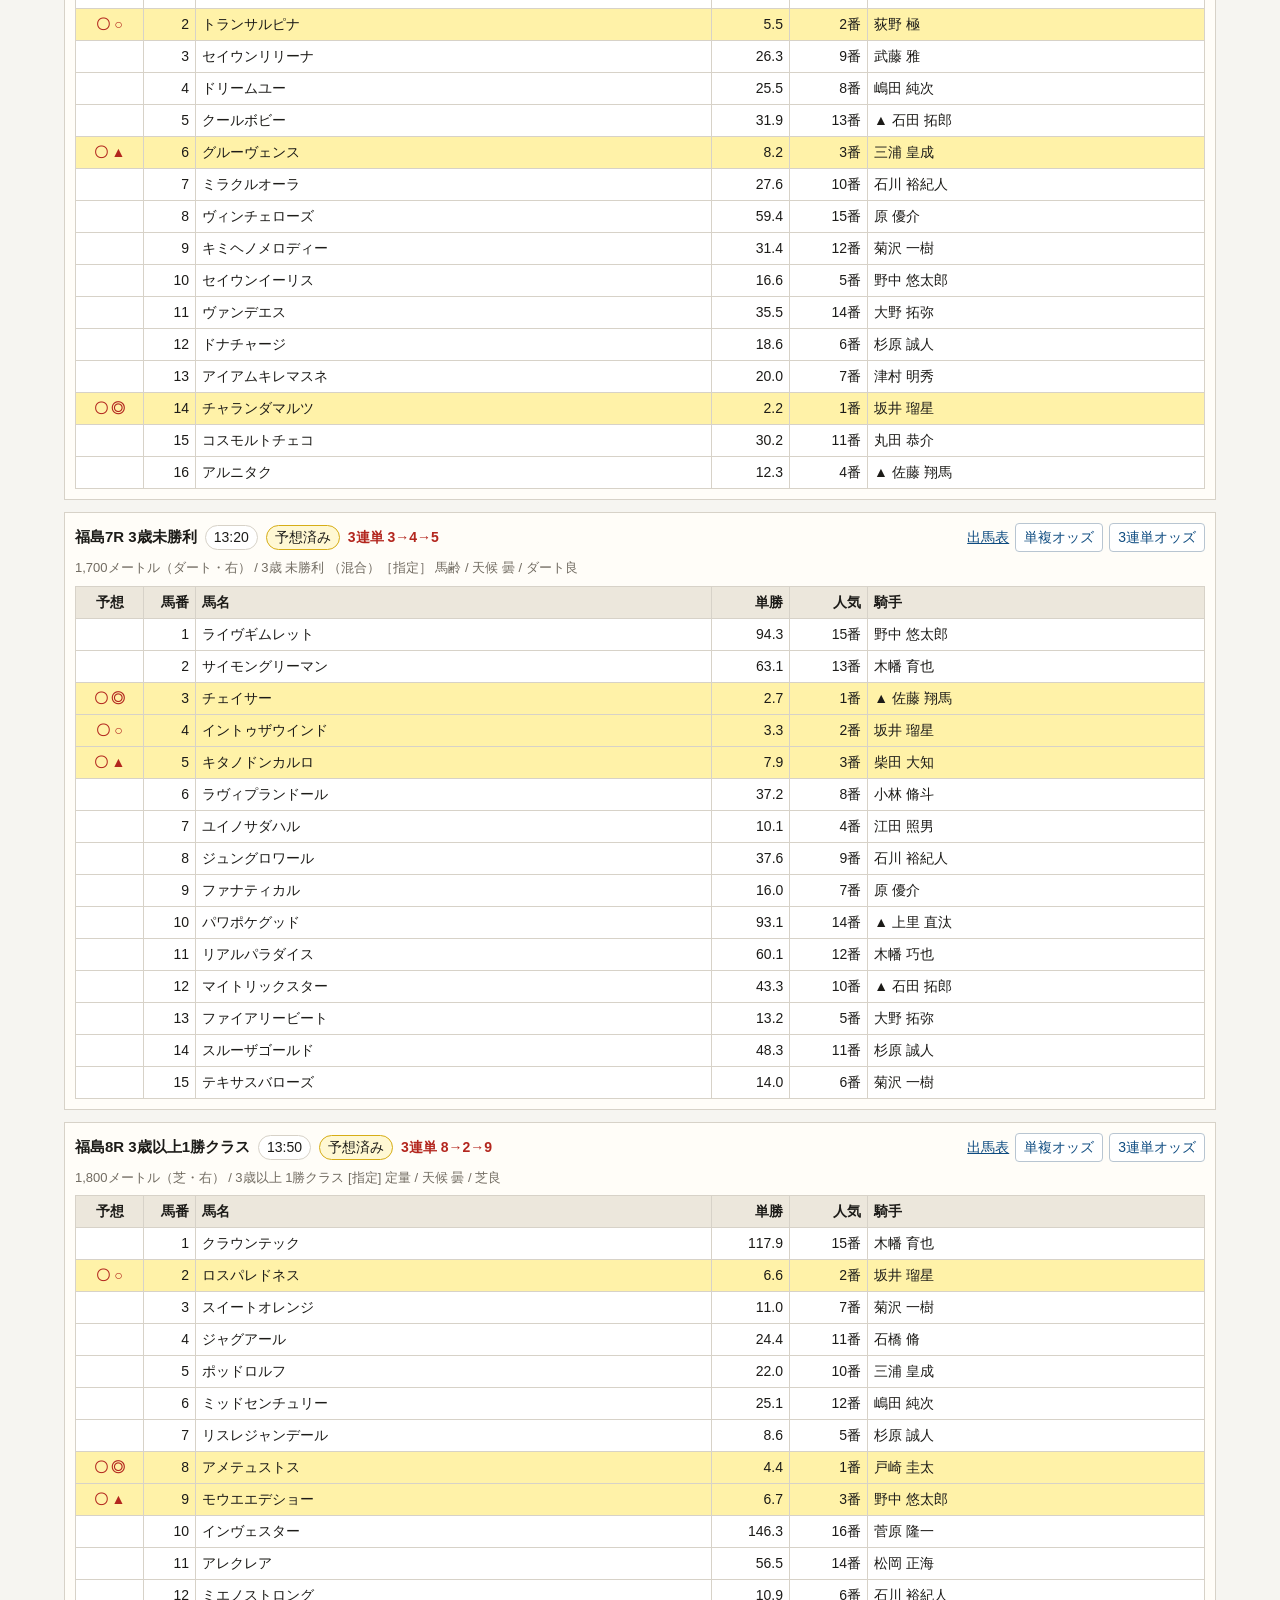
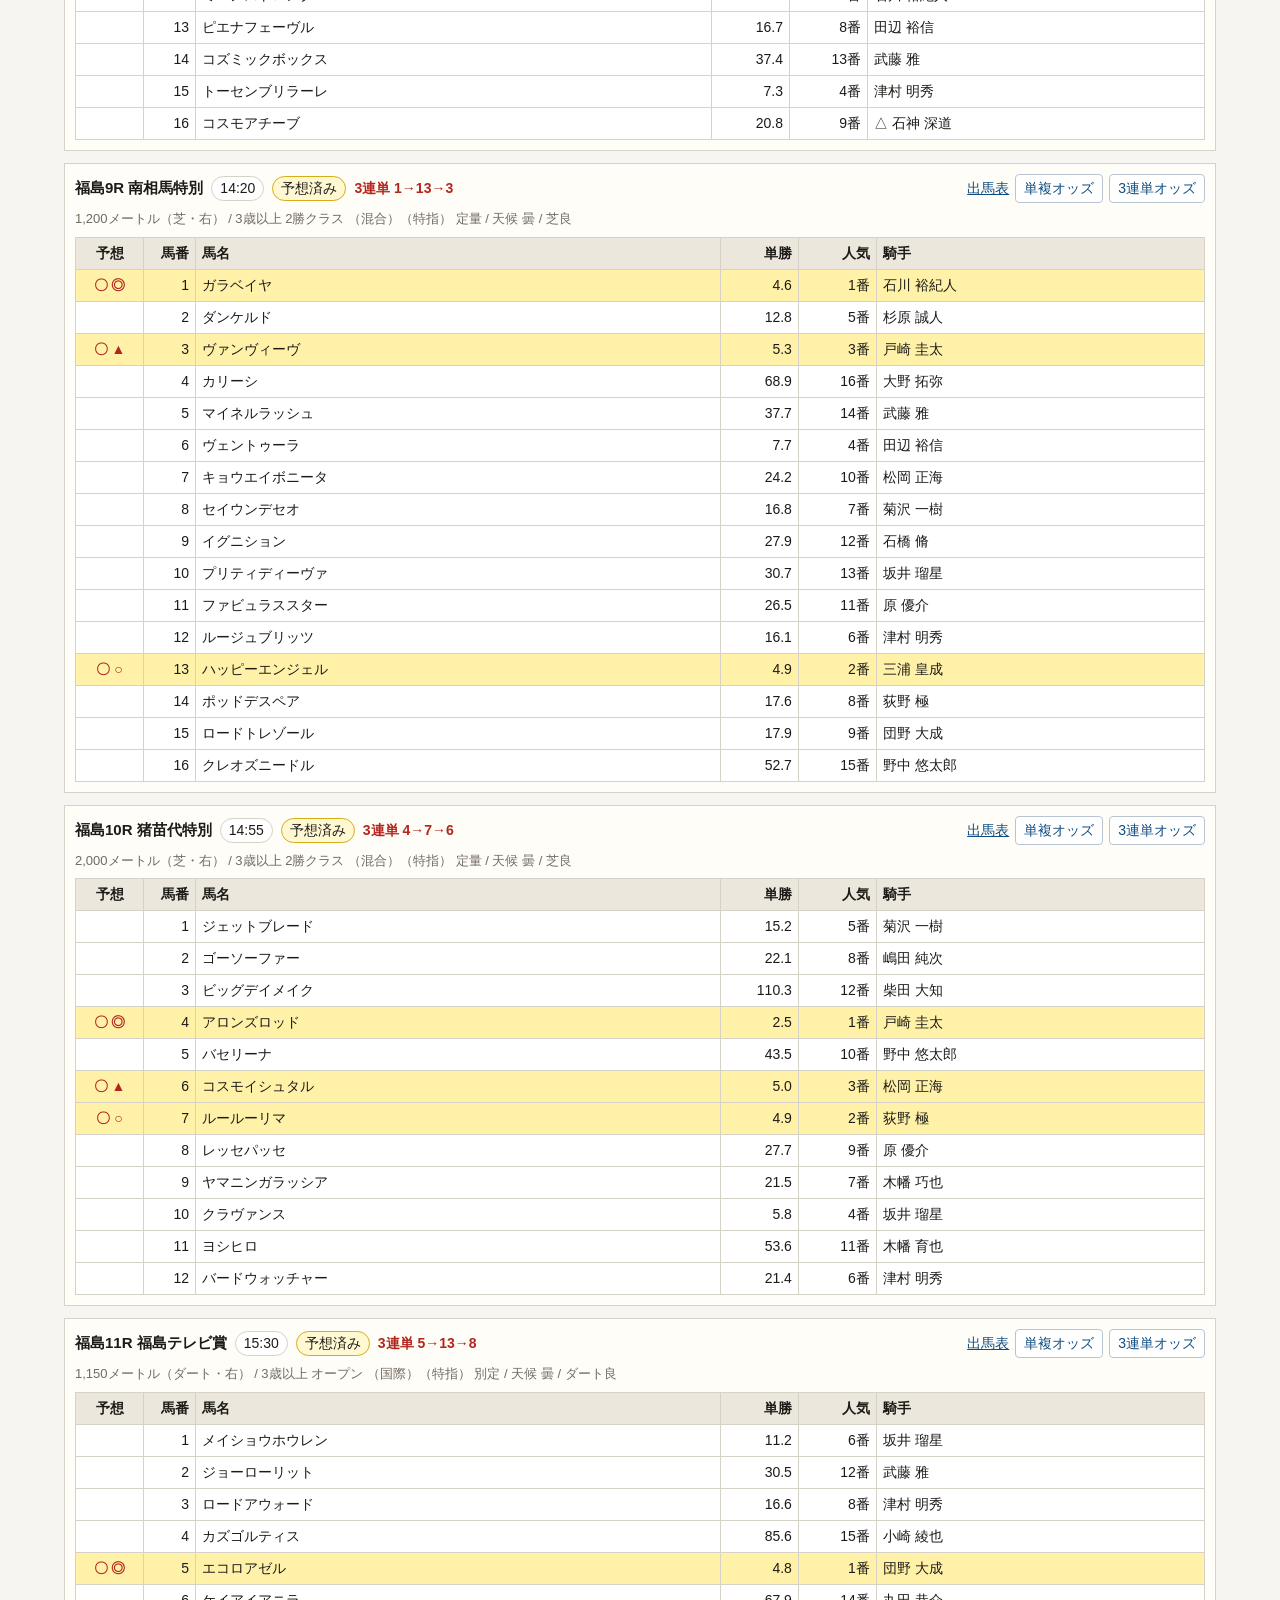
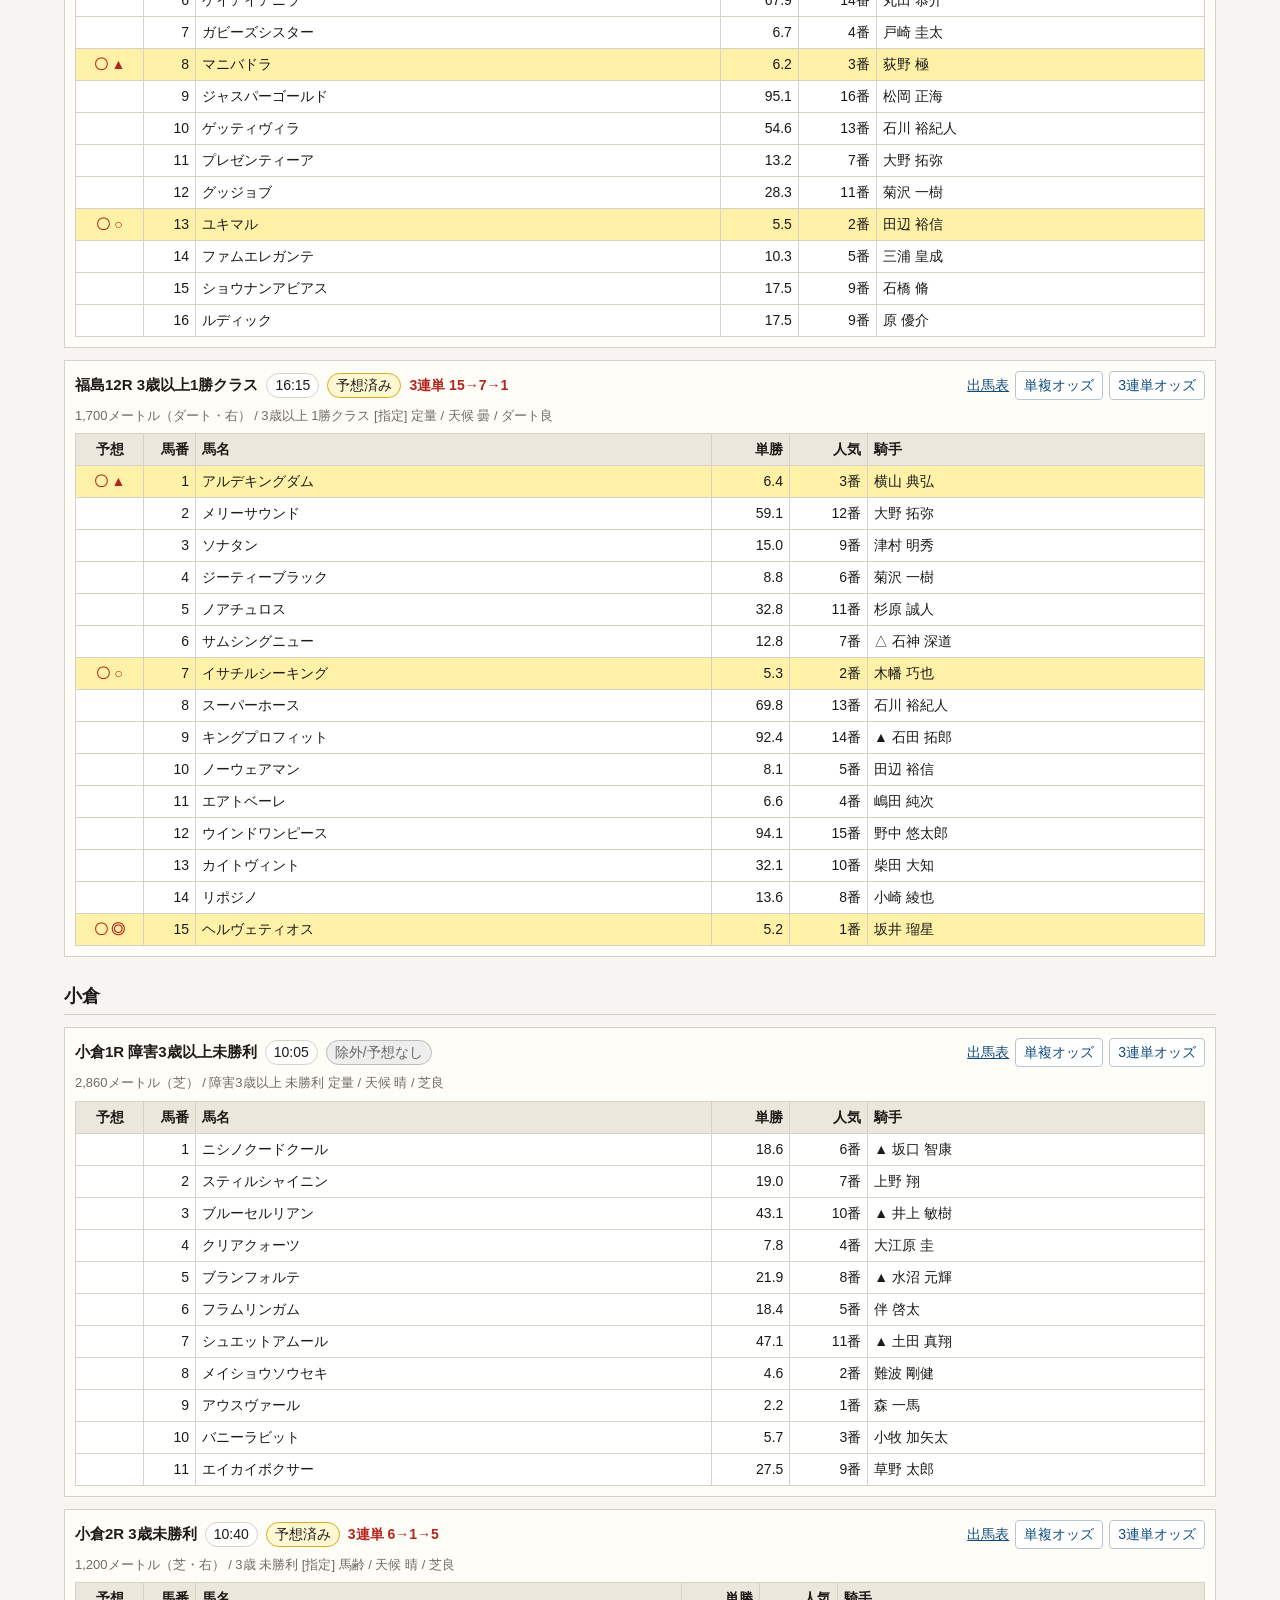
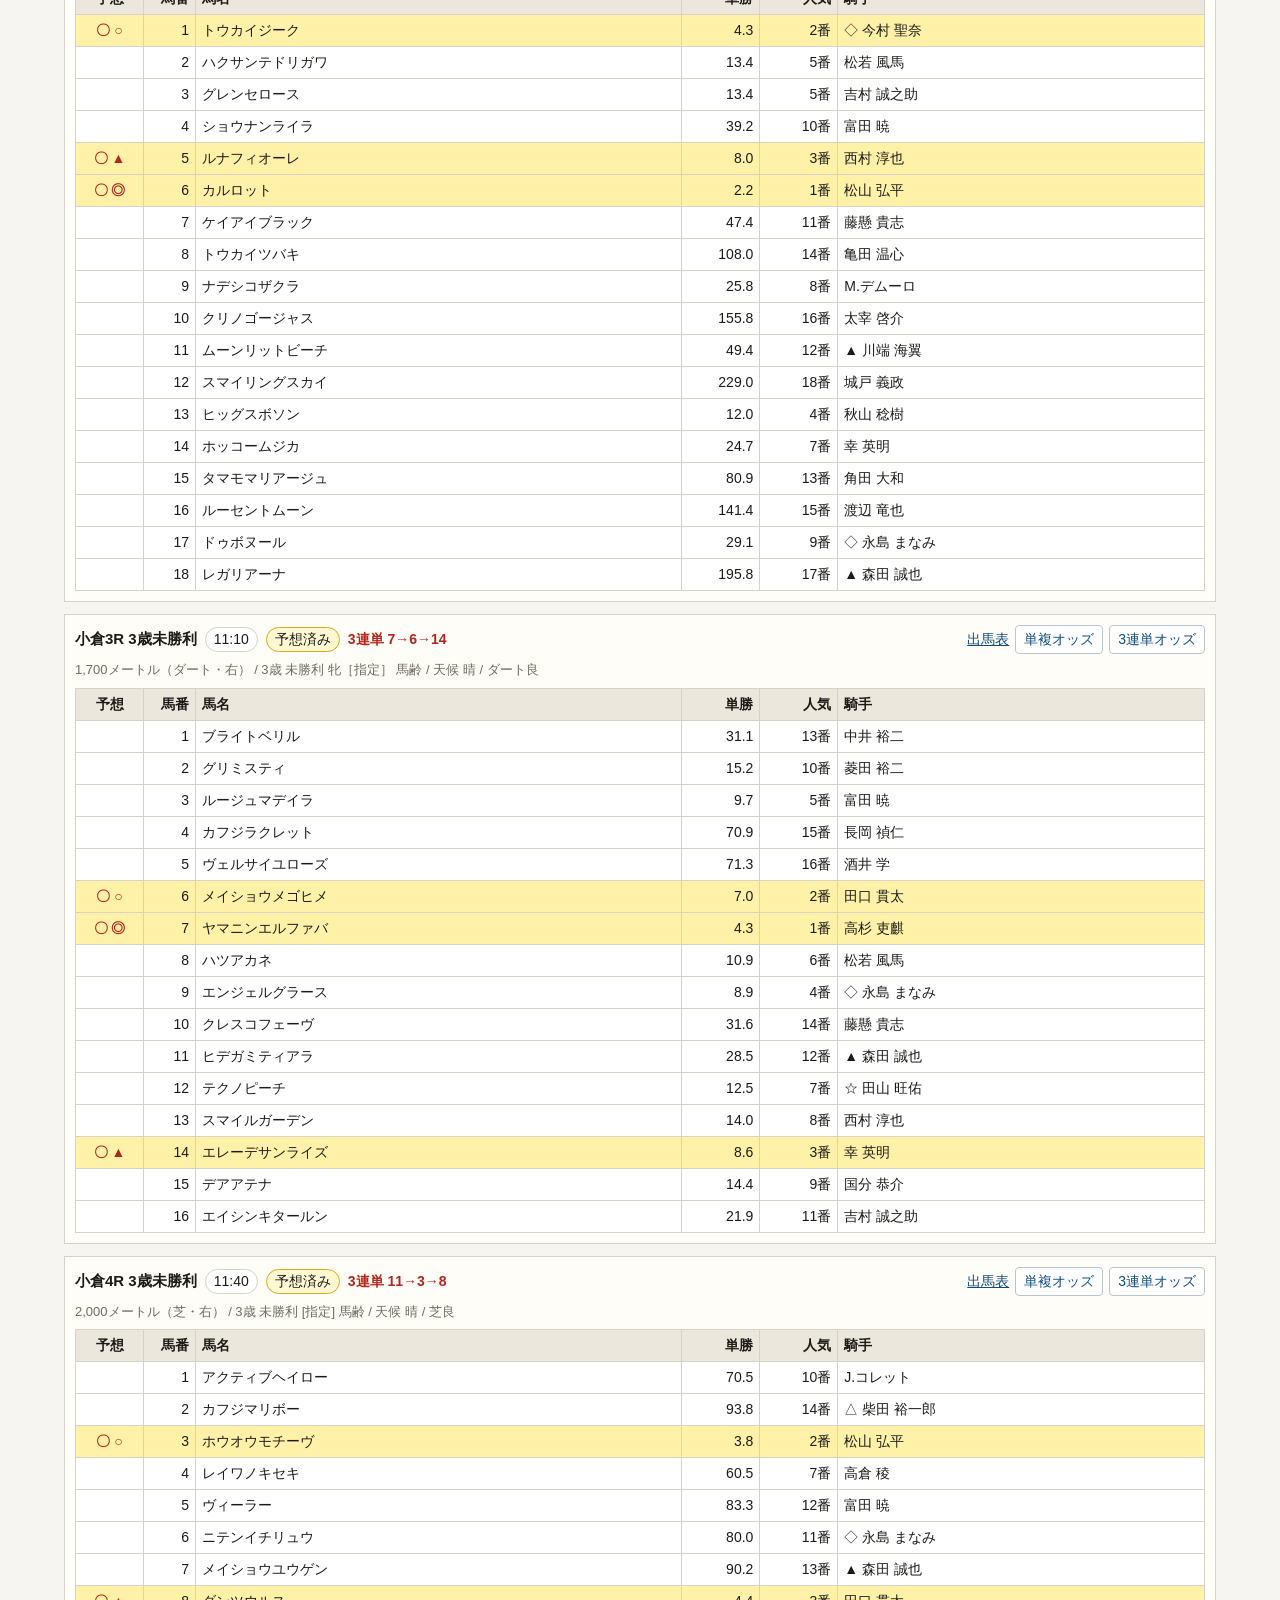
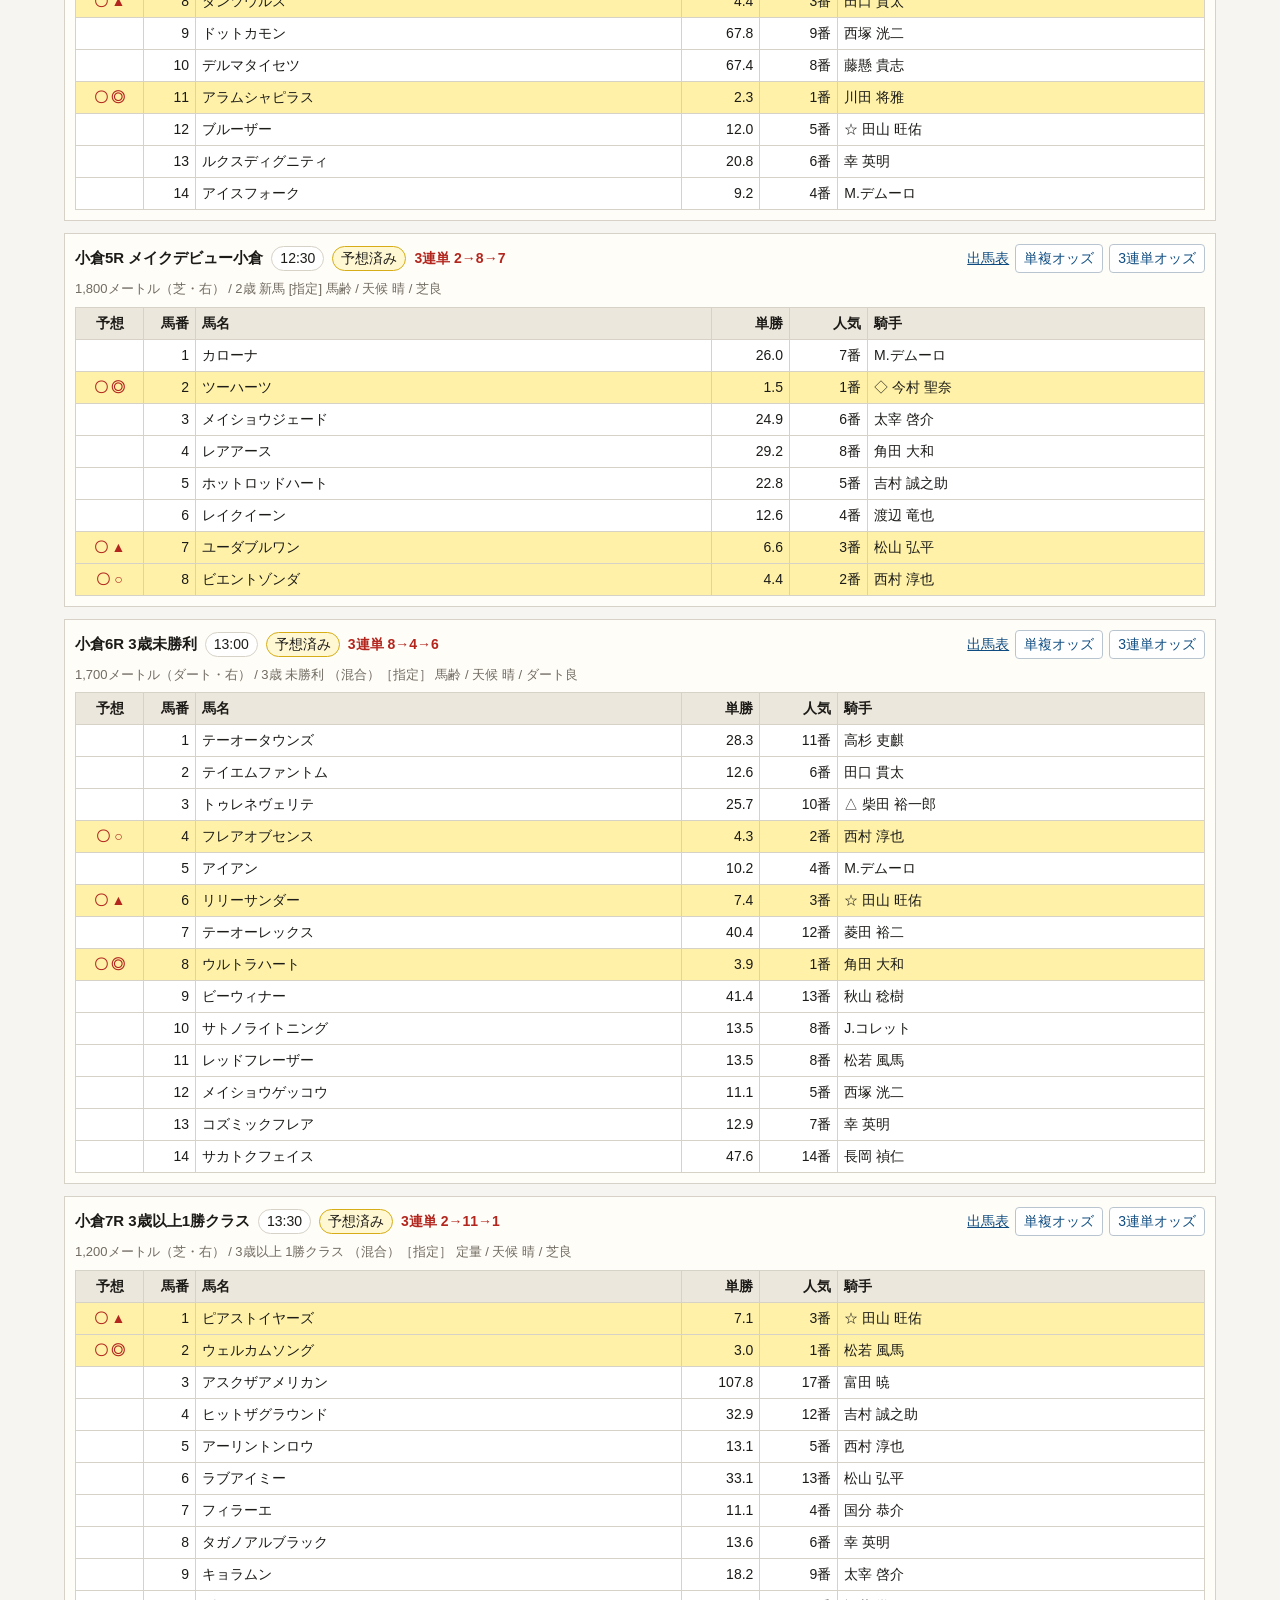
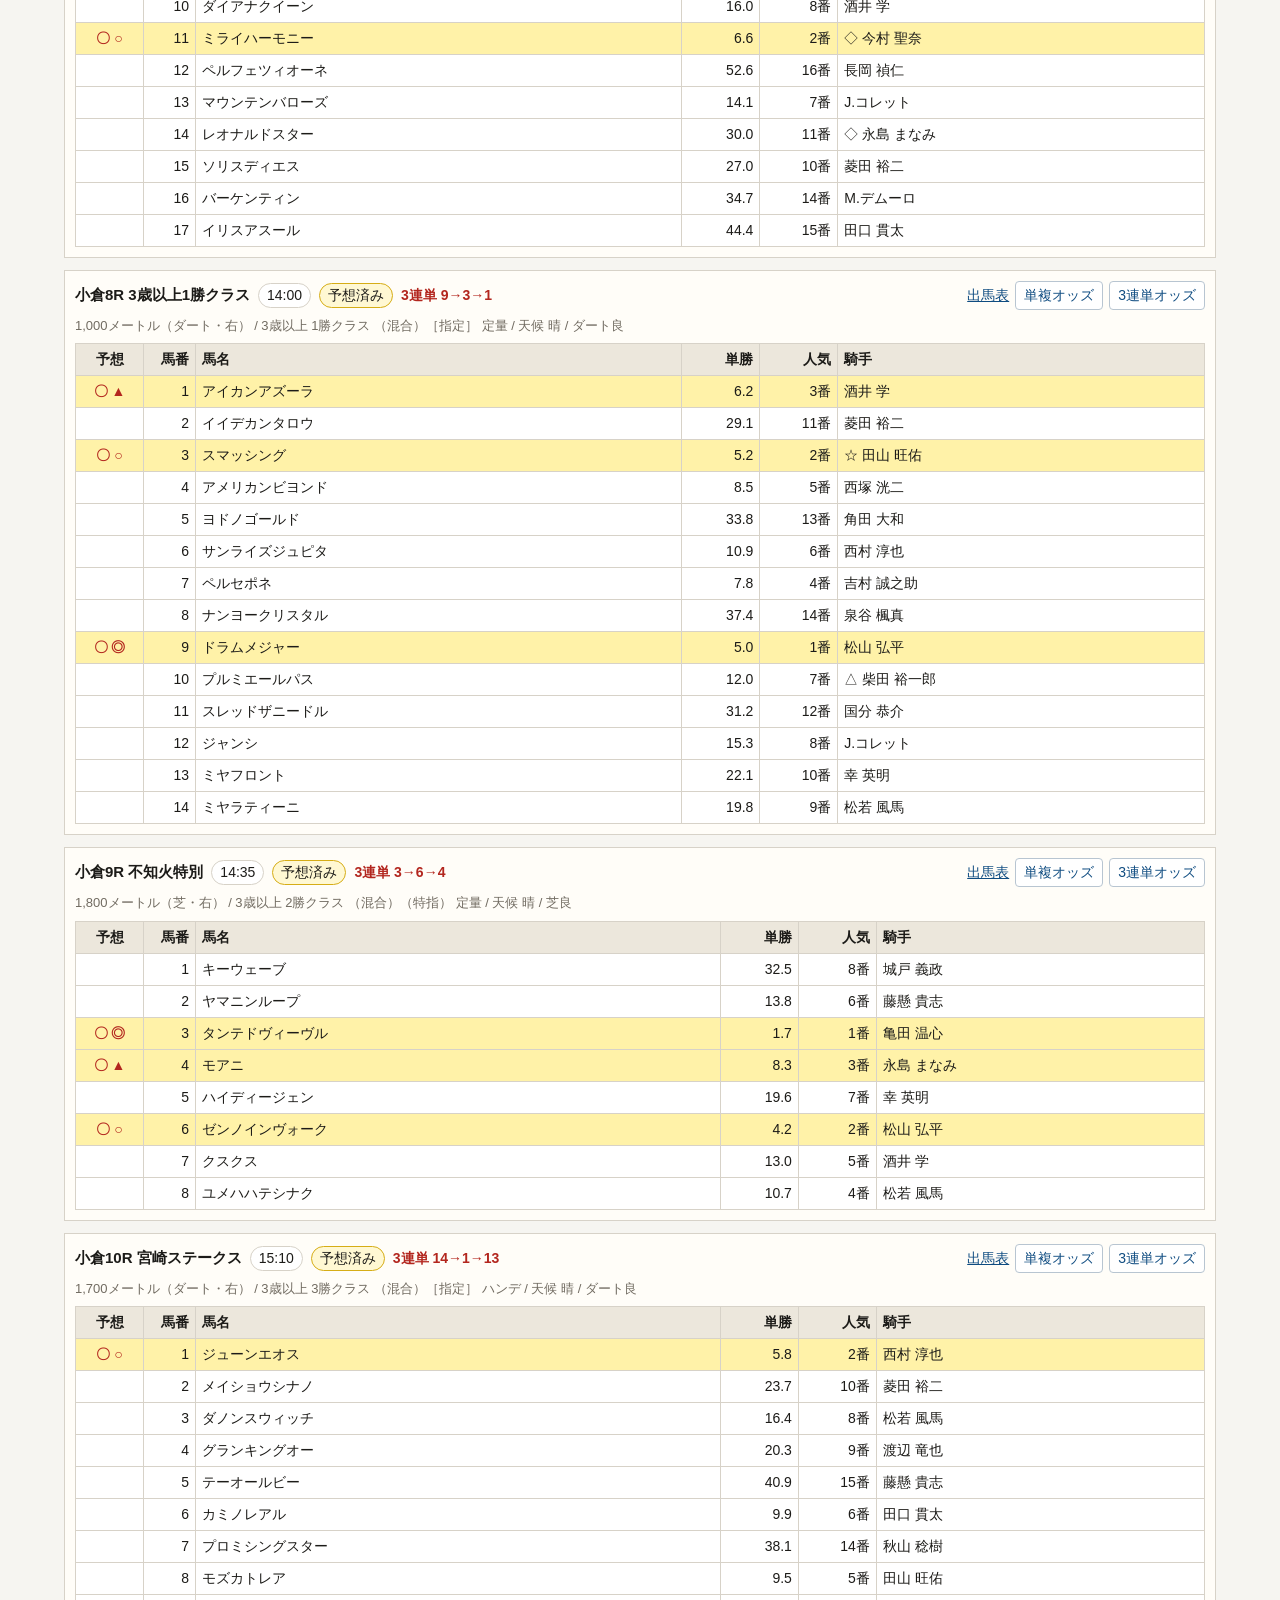
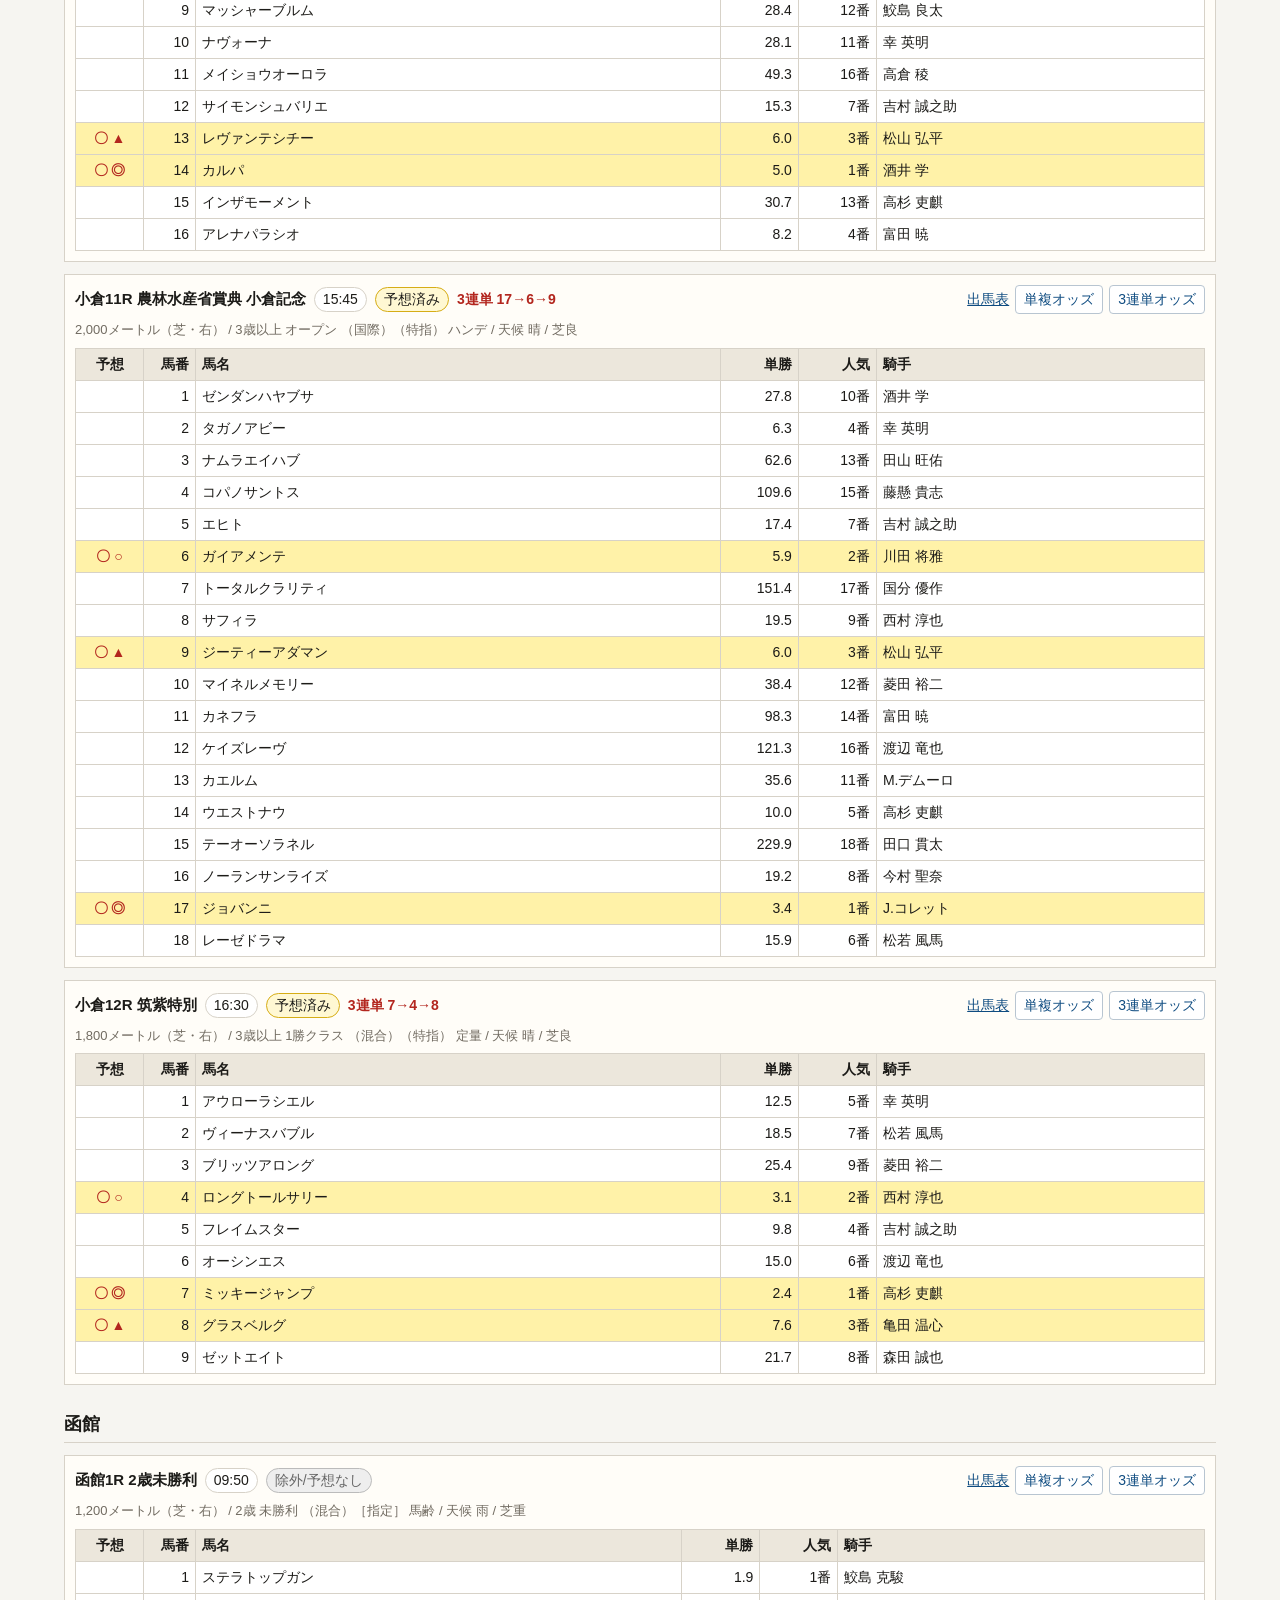
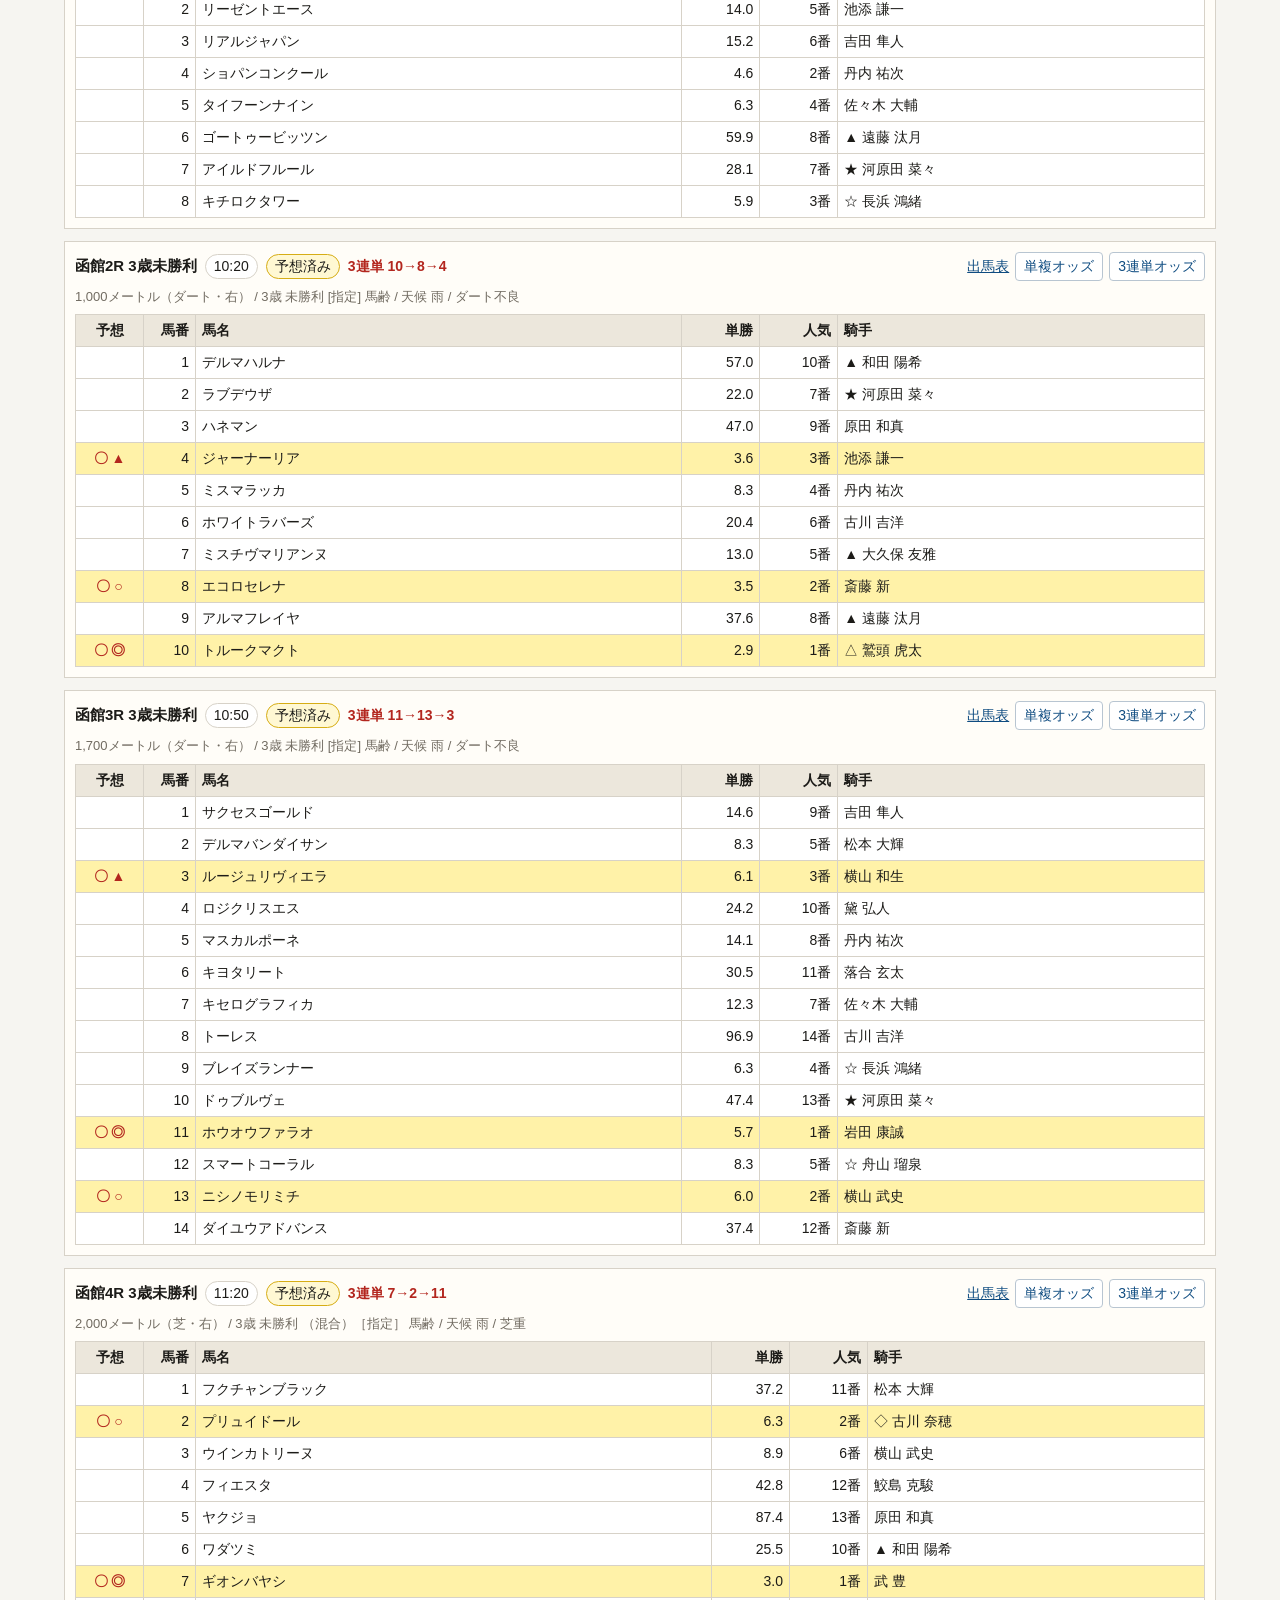
<file: jra-entry-odds.html>
<!doctype html>
<html lang="ja">
<head>
<meta charset="utf-8">
<meta name="viewport" content="width=device-width, initial-scale=1">
<title>JRA出馬表・オッズ確認 2026-07-19</title>
<style>
:root{color-scheme:light;--bg:#f6f5f1;--ink:#1c1b18;--line:#d7d2c8;--soft:#fffdf8;--mark:#fff2a8;--muted:#716b61;--accent:#b3261e}*{box-sizing:border-box}body{margin:0;background:var(--bg);color:var(--ink);font-family:-apple-system,BlinkMacSystemFont,'Segoe UI',sans-serif;font-size:14px;line-height:1.5}main{max-width:1180px;margin:0 auto;padding:20px 14px 40px}h1{font-size:22px;margin:0 0 6px}h2{font-size:18px;margin:26px 0 10px;border-bottom:1px solid var(--line);padding-bottom:4px}h3{font-size:15px;margin:0}.meta{color:var(--muted);margin:0 0 12px}.race{background:var(--soft);border:1px solid var(--line);margin:12px 0;padding:10px}.race-head{display:flex;gap:10px;align-items:center;justify-content:space-between;flex-wrap:wrap}.race-title{display:flex;gap:8px;align-items:baseline;flex-wrap:wrap}.badge{display:inline-block;border:1px solid var(--line);border-radius:999px;padding:1px 8px;background:#fff}.badge.pred{border-color:#d6ad16;background:#fff8d3}.badge.skip{border-color:#bbb;background:#eee;color:#666}.ticket{font-weight:700;color:var(--accent)}.links{display:flex;gap:6px;align-items:center;flex-wrap:wrap}a,button{font:inherit;color:#0f4c81}button{border:1px solid #b8c5d1;background:#fff;border-radius:4px;padding:3px 8px;cursor:pointer}.inline{display:inline}.muted{color:var(--muted)}table{width:100%;border-collapse:collapse;margin-top:8px;background:white}th,td{border:1px solid var(--line);padding:5px 6px;text-align:left;vertical-align:middle}th{background:#ece7dc;font-weight:700}.num{width:52px;text-align:right}.odds,.pop{width:78px;text-align:right}.pick{width:68px;text-align:center;font-weight:700}.picked td{background:var(--mark)}.pickmark{color:var(--accent);font-weight:800}.race-note{margin:6px 0 0;color:var(--muted);font-size:13px}@media(max-width:700px){main{padding:14px 8px}.race{padding:8px}th,td{padding:4px}.hide-sm{display:none}.race-head{align-items:flex-start}.links{width:100%}}
</style>
</head>
<body><main>
<h1>JRA出馬表・オッズ確認 2026-07-19</h1>
<p class="meta">生成: 2026-07-19 08:06 JST / 予想JSON: data/predictions/2026-07-19.json / 〇は現在サイトで予想済みの◎○▲3頭</p>
<p class="meta">オッズボタンはJRA公式の仕様に合わせてPOSTで開く。馬券購入操作はしない確認用ページ。</p>
<h2>福島</h2>
<section class="race">
<div class="race-head">
<div class="race-title"><h3>福島1R 2歳未勝利</h3><span class="badge">09:55</span><span class="badge skip">除外/予想なし</span></div>
<div class="links"><a href="https://www.jra.go.jp/JRADB/accessD.html?CNAME=pw01dde0103202602080120260719/7F" target="_blank" rel="noopener">出馬表</a><form class="inline" action="https://www.jra.go.jp/JRADB/accessO.html" method="post" target="_blank"><input type="hidden" name="CNAME" value="pw151ouS303202602080120260719Z/22"><button type="submit">単複オッズ</button></form><form class="inline" action="https://www.jra.go.jp/JRADB/accessO.html" method="post" target="_blank"><input type="hidden" name="CNAME" value="pw158ouS303202602080120260719Z/BE"><button type="submit">3連単オッズ</button></form></div>
</div>
<p class="race-note">1,150メートル（ダート・右） / 2歳 未勝利 （混合）［指定］ 馬齢 / 天候 曇 / ダート良</p>
<table>
<thead><tr><th class="pick">予想</th><th class="num">馬番</th><th>馬名</th><th class="odds">単勝</th><th class="pop">人気</th><th class="hide-sm">騎手</th></tr></thead><tbody>
<tr><td class="pick"></td><td class="num">1</td><td>ムーンベリル</td><td class="odds">1.2</td><td class="pop">1番</td><td class="hide-sm">坂井 瑠星</td></tr>
<tr><td class="pick"></td><td class="num">2</td><td>ケンシロウワールド</td><td class="odds">11.9</td><td class="pop">3番</td><td class="hide-sm">団野 大成</td></tr>
<tr><td class="pick"></td><td class="num">3</td><td>スウィット</td><td class="odds">19.3</td><td class="pop">5番</td><td class="hide-sm">木幡 巧也</td></tr>
<tr><td class="pick"></td><td class="num">4</td><td>トムキャット</td><td class="odds">41.4</td><td class="pop">6番</td><td class="hide-sm">松岡 正海</td></tr>
<tr><td class="pick"></td><td class="num">5</td><td>リケアチャチャチャ</td><td class="odds">81.2</td><td class="pop">8番</td><td class="hide-sm">▲ 石田 拓郎</td></tr>
<tr><td class="pick"></td><td class="num">6</td><td>ドナビッグベン</td><td class="odds">18.0</td><td class="pop">4番</td><td class="hide-sm">荻野 極</td></tr>
<tr><td class="pick"></td><td class="num">7</td><td>ウカテンセイ</td><td class="odds">109.0</td><td class="pop">10番</td><td class="hide-sm">小崎 綾也</td></tr>
<tr><td class="pick"></td><td class="num">8</td><td>ココニイルヨ</td><td class="odds">58.5</td><td class="pop">7番</td><td class="hide-sm">★ 谷原 柚希</td></tr>
<tr><td class="pick"></td><td class="num">9</td><td>レオライジング</td><td class="odds">88.8</td><td class="pop">9番</td><td class="hide-sm">原 優介</td></tr>
<tr><td class="pick"></td><td class="num">10</td><td>ユイノキャッツアイ</td><td class="odds">6.1</td><td class="pop">2番</td><td class="hide-sm">木幡 初也</td></tr>
</tbody></table>
</section>
<section class="race">
<div class="race-head">
<div class="race-title"><h3>福島2R 3歳未勝利</h3><span class="badge">10:30</span><span class="badge pred">予想済み</span><span class="ticket">3連単 2→14→16</span></div>
<div class="links"><a href="https://www.jra.go.jp/JRADB/accessD.html?CNAME=pw01dde0103202602080220260719/34" target="_blank" rel="noopener">出馬表</a><form class="inline" action="https://www.jra.go.jp/JRADB/accessO.html" method="post" target="_blank"><input type="hidden" name="CNAME" value="pw151ouS303202602080220260719Z/D7"><button type="submit">単複オッズ</button></form><form class="inline" action="https://www.jra.go.jp/JRADB/accessO.html" method="post" target="_blank"><input type="hidden" name="CNAME" value="pw158ouS303202602080220260719Z/73"><button type="submit">3連単オッズ</button></form></div>
</div>
<p class="race-note">2,000メートル（芝・右） / 3歳 未勝利 牝［指定］ 馬齢 / 天候 曇 / 芝良</p>
<table>
<thead><tr><th class="pick">予想</th><th class="num">馬番</th><th>馬名</th><th class="odds">単勝</th><th class="pop">人気</th><th class="hide-sm">騎手</th></tr></thead><tbody>
<tr><td class="pick"></td><td class="num">1</td><td>ジェイエルグリーン</td><td class="odds">66.4</td><td class="pop">12番</td><td class="hide-sm">原 優介</td></tr>
<tr class="picked"><td class="pick"><span class="pickmark">〇 ◎</span></td><td class="num">2</td><td>ジャストビコーズ</td><td class="odds">3.4</td><td class="pop">1番</td><td class="hide-sm">三浦 皇成</td></tr>
<tr><td class="pick"></td><td class="num">3</td><td>ダイナマイトメロン</td><td class="odds">73.7</td><td class="pop">13番</td><td class="hide-sm">菊沢 一樹</td></tr>
<tr><td class="pick"></td><td class="num">4</td><td>ルビーサンセット</td><td class="odds">66.1</td><td class="pop">11番</td><td class="hide-sm">▲ 石田 拓郎</td></tr>
<tr><td class="pick"></td><td class="num">5</td><td>フジサン</td><td class="odds">15.0</td><td class="pop">6番</td><td class="hide-sm">大野 拓弥</td></tr>
<tr><td class="pick"></td><td class="num">6</td><td>グレイスルーラー</td><td class="odds">34.9</td><td class="pop">9番</td><td class="hide-sm">▲ 佐藤 翔馬</td></tr>
<tr><td class="pick"></td><td class="num">7</td><td>キリスパークル</td><td class="odds">99.6</td><td class="pop">15番</td><td class="hide-sm">石橋 脩</td></tr>
<tr><td class="pick"></td><td class="num">8</td><td>サトノスターライト</td><td class="odds">7.0</td><td class="pop">4番</td><td class="hide-sm">坂井 瑠星</td></tr>
<tr><td class="pick"></td><td class="num">9</td><td>アオゾラランチ</td><td class="odds">43.2</td><td class="pop">10番</td><td class="hide-sm">吉田 豊</td></tr>
<tr><td class="pick"></td><td class="num">10</td><td>ロジタイガー</td><td class="odds">97.2</td><td class="pop">14番</td><td class="hide-sm">松岡 正海</td></tr>
<tr><td class="pick"></td><td class="num">11</td><td>ジャストマイウェイ</td><td class="odds">15.6</td><td class="pop">7番</td><td class="hide-sm">石川 裕紀人</td></tr>
<tr><td class="pick"></td><td class="num">12</td><td>チョコスコーン</td><td class="odds">119.5</td><td class="pop">16番</td><td class="hide-sm">伊藤 工真</td></tr>
<tr><td class="pick"></td><td class="num">13</td><td>アマンヘセル</td><td class="odds">16.6</td><td class="pop">8番</td><td class="hide-sm">田辺 裕信</td></tr>
<tr class="picked"><td class="pick"><span class="pickmark">〇 ○</span></td><td class="num">14</td><td>ピースフルマインド</td><td class="odds">5.0</td><td class="pop">2番</td><td class="hide-sm">荻野 極</td></tr>
<tr><td class="pick"></td><td class="num">15</td><td>クリスタルドレス</td><td class="odds">7.2</td><td class="pop">5番</td><td class="hide-sm">江田 照男</td></tr>
<tr class="picked"><td class="pick"><span class="pickmark">〇 ▲</span></td><td class="num">16</td><td>クレアノア</td><td class="odds">5.9</td><td class="pop">3番</td><td class="hide-sm">戸崎 圭太</td></tr>
</tbody></table>
</section>
<section class="race">
<div class="race-head">
<div class="race-title"><h3>福島3R 3歳未勝利</h3><span class="badge">11:00</span><span class="badge pred">予想済み</span><span class="ticket">3連単 8→6→14</span></div>
<div class="links"><a href="https://www.jra.go.jp/JRADB/accessD.html?CNAME=pw01dde0103202602080320260719/E9" target="_blank" rel="noopener">出馬表</a><form class="inline" action="https://www.jra.go.jp/JRADB/accessO.html" method="post" target="_blank"><input type="hidden" name="CNAME" value="pw151ouS303202602080320260719Z/8C"><button type="submit">単複オッズ</button></form><form class="inline" action="https://www.jra.go.jp/JRADB/accessO.html" method="post" target="_blank"><input type="hidden" name="CNAME" value="pw158ouS303202602080320260719Z/28"><button type="submit">3連単オッズ</button></form></div>
</div>
<p class="race-note">1,800メートル（芝・右） / 3歳 未勝利 [指定] 馬齢 / 天候 曇 / 芝良</p>
<table>
<thead><tr><th class="pick">予想</th><th class="num">馬番</th><th>馬名</th><th class="odds">単勝</th><th class="pop">人気</th><th class="hide-sm">騎手</th></tr></thead><tbody>
<tr><td class="pick"></td><td class="num">1</td><td>アロハオエ</td><td class="odds">105.4</td><td class="pop">14番</td><td class="hide-sm">江田 照男</td></tr>
<tr><td class="pick"></td><td class="num">2</td><td>ラクシオンデクラ</td><td class="odds">40.2</td><td class="pop">9番</td><td class="hide-sm">菊沢 一樹</td></tr>
<tr><td class="pick"></td><td class="num">3</td><td>カタカムナ</td><td class="odds">95.2</td><td class="pop">13番</td><td class="hide-sm">木幡 巧也</td></tr>
<tr><td class="pick"></td><td class="num">4</td><td>ランウェイミューズ</td><td class="odds">8.8</td><td class="pop">4番</td><td class="hide-sm">坂井 瑠星</td></tr>
<tr><td class="pick"></td><td class="num">5</td><td>ルージュラベル</td><td class="odds">47.7</td><td class="pop">11番</td><td class="hide-sm">▲ 佐藤 翔馬</td></tr>
<tr class="picked"><td class="pick"><span class="pickmark">〇 ○</span></td><td class="num">6</td><td>グランマエストロ</td><td class="odds">3.6</td><td class="pop">2番</td><td class="hide-sm">戸崎 圭太</td></tr>
<tr><td class="pick"></td><td class="num">7</td><td>チャチャット</td><td class="odds">42.8</td><td class="pop">10番</td><td class="hide-sm">横山 典弘</td></tr>
<tr class="picked"><td class="pick"><span class="pickmark">〇 ◎</span></td><td class="num">8</td><td>ペプチドドリーム</td><td class="odds">3.1</td><td class="pop">1番</td><td class="hide-sm">団野 大成</td></tr>
<tr><td class="pick"></td><td class="num">9</td><td>シルバーゴールド</td><td class="odds">30.1</td><td class="pop">8番</td><td class="hide-sm">吉田 豊</td></tr>
<tr><td class="pick"></td><td class="num">10</td><td>レッドフリーマン</td><td class="odds">20.8</td><td class="pop">7番</td><td class="hide-sm">荻野 極</td></tr>
<tr><td class="pick"></td><td class="num">11</td><td>カキュウ</td><td class="odds">232.1</td><td class="pop">16番</td><td class="hide-sm">小崎 綾也</td></tr>
<tr><td class="pick"></td><td class="num">12</td><td>ルアグロール</td><td class="odds">56.9</td><td class="pop">12番</td><td class="hide-sm">小林 脩斗</td></tr>
<tr><td class="pick"></td><td class="num">13</td><td>ベルランコントル</td><td class="odds">13.8</td><td class="pop">5番</td><td class="hide-sm">原 優介</td></tr>
<tr class="picked"><td class="pick"><span class="pickmark">〇 ▲</span></td><td class="num">14</td><td>シャルムグリーン</td><td class="odds">4.6</td><td class="pop">3番</td><td class="hide-sm">津村 明秀</td></tr>
<tr><td class="pick"></td><td class="num">15</td><td>ボールドフロント</td><td class="odds">162.7</td><td class="pop">15番</td><td class="hide-sm">▲ 石田 拓郎</td></tr>
<tr><td class="pick"></td><td class="num">16</td><td>ブラーヴジャン</td><td class="odds">17.1</td><td class="pop">6番</td><td class="hide-sm">田辺 裕信</td></tr>
</tbody></table>
</section>
<section class="race">
<div class="race-head">
<div class="race-title"><h3>福島4R 3歳未勝利</h3><span class="badge">11:30</span><span class="badge pred">予想済み</span><span class="ticket">3連単 3→11→9</span></div>
<div class="links"><a href="https://www.jra.go.jp/JRADB/accessD.html?CNAME=pw01dde0103202602080420260719/9E" target="_blank" rel="noopener">出馬表</a><form class="inline" action="https://www.jra.go.jp/JRADB/accessO.html" method="post" target="_blank"><input type="hidden" name="CNAME" value="pw151ouS303202602080420260719Z/41"><button type="submit">単複オッズ</button></form><form class="inline" action="https://www.jra.go.jp/JRADB/accessO.html" method="post" target="_blank"><input type="hidden" name="CNAME" value="pw158ouS303202602080420260719Z/DD"><button type="submit">3連単オッズ</button></form></div>
</div>
<p class="race-note">1,700メートル（ダート・右） / 3歳 未勝利 牝［指定］ 馬齢 / 天候 曇 / ダート良</p>
<table>
<thead><tr><th class="pick">予想</th><th class="num">馬番</th><th>馬名</th><th class="odds">単勝</th><th class="pop">人気</th><th class="hide-sm">騎手</th></tr></thead><tbody>
<tr><td class="pick"></td><td class="num">1</td><td>ヤマニンルーバス</td><td class="odds">33.2</td><td class="pop">11番</td><td class="hide-sm">江田 照男</td></tr>
<tr><td class="pick"></td><td class="num">2</td><td>アーティラリー</td><td class="odds">6.4</td><td class="pop">4番</td><td class="hide-sm">石川 裕紀人</td></tr>
<tr class="picked"><td class="pick"><span class="pickmark">〇 ◎</span></td><td class="num">3</td><td>フェスティヴハート</td><td class="odds">4.4</td><td class="pop">1番</td><td class="hide-sm">柴田 大知</td></tr>
<tr><td class="pick"></td><td class="num">4</td><td>トラストレガート</td><td class="odds">19.2</td><td class="pop">9番</td><td class="hide-sm">吉田 豊</td></tr>
<tr><td class="pick"></td><td class="num">5</td><td>デルマザオウ</td><td class="odds">8.1</td><td class="pop">5番</td><td class="hide-sm">小崎 綾也</td></tr>
<tr><td class="pick"></td><td class="num">6</td><td>カムオンオーバー</td><td class="odds">26.9</td><td class="pop">10番</td><td class="hide-sm">小林 脩斗</td></tr>
<tr><td class="pick"></td><td class="num">7</td><td>ペタルズダンス</td><td class="odds">10.4</td><td class="pop">6番</td><td class="hide-sm">菊沢 一樹</td></tr>
<tr><td class="pick"></td><td class="num">8</td><td>ランランリンリン</td><td class="odds">42.5</td><td class="pop">12番</td><td class="hide-sm">▲ 上里 直汰</td></tr>
<tr class="picked"><td class="pick"><span class="pickmark">〇 ▲</span></td><td class="num">9</td><td>ユニバーサルラヴ</td><td class="odds">6.2</td><td class="pop">3番</td><td class="hide-sm">三浦 皇成</td></tr>
<tr><td class="pick"></td><td class="num">10</td><td>ハピネスドリーム</td><td class="odds">14.9</td><td class="pop">7番</td><td class="hide-sm">杉原 誠人</td></tr>
<tr class="picked"><td class="pick"><span class="pickmark">〇 ○</span></td><td class="num">11</td><td>ハリコミチュウ</td><td class="odds">5.5</td><td class="pop">2番</td><td class="hide-sm">木幡 初也</td></tr>
<tr><td class="pick"></td><td class="num">12</td><td>ウィッシュリスト</td><td class="odds">99.6</td><td class="pop">15番</td><td class="hide-sm">△ 石神 深道</td></tr>
<tr><td class="pick"></td><td class="num">13</td><td>アルティソナンテ</td><td class="odds">17.0</td><td class="pop">8番</td><td class="hide-sm">大野 拓弥</td></tr>
<tr><td class="pick"></td><td class="num">14</td><td>マッドヘッドラブ</td><td class="odds">62.4</td><td class="pop">14番</td><td class="hide-sm">武藤 雅</td></tr>
<tr><td class="pick"></td><td class="num">15</td><td>ジーティーヒラリ</td><td class="odds">52.8</td><td class="pop">13番</td><td class="hide-sm">▲ 佐藤 翔馬</td></tr>
</tbody></table>
</section>
<section class="race">
<div class="race-head">
<div class="race-title"><h3>福島5R メイクデビュー福島</h3><span class="badge">12:20</span><span class="badge pred">予想済み</span><span class="ticket">3連単 4→9→2</span></div>
<div class="links"><a href="https://www.jra.go.jp/JRADB/accessD.html?CNAME=pw01dde0103202602080520260719/53" target="_blank" rel="noopener">出馬表</a><form class="inline" action="https://www.jra.go.jp/JRADB/accessO.html" method="post" target="_blank"><input type="hidden" name="CNAME" value="pw151ouS303202602080520260719Z/F6"><button type="submit">単複オッズ</button></form><form class="inline" action="https://www.jra.go.jp/JRADB/accessO.html" method="post" target="_blank"><input type="hidden" name="CNAME" value="pw158ouS303202602080520260719Z/92"><button type="submit">3連単オッズ</button></form></div>
</div>
<p class="race-note">2,000メートル（芝・右） / 2歳 新馬 （混合）［指定］ 馬齢 / 天候 曇 / 芝良</p>
<table>
<thead><tr><th class="pick">予想</th><th class="num">馬番</th><th>馬名</th><th class="odds">単勝</th><th class="pop">人気</th><th class="hide-sm">騎手</th></tr></thead><tbody>
<tr><td class="pick"></td><td class="num">1</td><td>マイホームパパ</td><td class="odds">49.4</td><td class="pop">9番</td><td class="hide-sm">江田 照男</td></tr>
<tr class="picked"><td class="pick"><span class="pickmark">〇 ▲</span></td><td class="num">2</td><td>サンタンヌ</td><td class="odds">11.3</td><td class="pop">3番</td><td class="hide-sm">坂井 瑠星</td></tr>
<tr><td class="pick"></td><td class="num">3</td><td>ムーチョピカンテ</td><td class="odds">79.3</td><td class="pop">11番</td><td class="hide-sm">嶋田 純次</td></tr>
<tr class="picked"><td class="pick"><span class="pickmark">〇 ◎</span></td><td class="num">4</td><td>グランオギュール</td><td class="odds">1.9</td><td class="pop">1番</td><td class="hide-sm">荻野 極</td></tr>
<tr><td class="pick"></td><td class="num">5</td><td>ロワデュモンド</td><td class="odds">20.0</td><td class="pop">6番</td><td class="hide-sm">三浦 皇成</td></tr>
<tr><td class="pick"></td><td class="num">6</td><td>マハロハ</td><td class="odds">12.7</td><td class="pop">4番</td><td class="hide-sm">団野 大成</td></tr>
<tr><td class="pick"></td><td class="num">7</td><td>コスモフラムオット</td><td class="odds">26.0</td><td class="pop">7番</td><td class="hide-sm">武藤 雅</td></tr>
<tr><td class="pick"></td><td class="num">8</td><td>カウェーカネム</td><td class="odds">56.5</td><td class="pop">10番</td><td class="hide-sm">原 優介</td></tr>
<tr class="picked"><td class="pick"><span class="pickmark">〇 ○</span></td><td class="num">9</td><td>ヴェルバーニア</td><td class="odds">3.1</td><td class="pop">2番</td><td class="hide-sm">戸崎 圭太</td></tr>
<tr><td class="pick"></td><td class="num">10</td><td>アズールドーン</td><td class="odds">46.4</td><td class="pop">8番</td><td class="hide-sm">菊沢 一樹</td></tr>
<tr><td class="pick"></td><td class="num">11</td><td>エンルートフライト</td><td class="odds">12.9</td><td class="pop">5番</td><td class="hide-sm">津村 明秀</td></tr>
<tr><td class="pick"></td><td class="num">12</td><td>ナムラダックス</td><td class="odds">126.2</td><td class="pop">13番</td><td class="hide-sm">杉原 誠人</td></tr>
<tr><td class="pick"></td><td class="num">13</td><td>ラヴァレード</td><td class="odds">90.0</td><td class="pop">12番</td><td class="hide-sm">吉田 豊</td></tr>
</tbody></table>
</section>
<section class="race">
<div class="race-head">
<div class="race-title"><h3>福島6R メイクデビュー福島</h3><span class="badge">12:50</span><span class="badge pred">予想済み</span><span class="ticket">3連単 14→2→6</span></div>
<div class="links"><a href="https://www.jra.go.jp/JRADB/accessD.html?CNAME=pw01dde0103202602080620260719/08" target="_blank" rel="noopener">出馬表</a><form class="inline" action="https://www.jra.go.jp/JRADB/accessO.html" method="post" target="_blank"><input type="hidden" name="CNAME" value="pw151ouS303202602080620260719Z/AB"><button type="submit">単複オッズ</button></form><form class="inline" action="https://www.jra.go.jp/JRADB/accessO.html" method="post" target="_blank"><input type="hidden" name="CNAME" value="pw158ouS303202602080620260719Z/47"><button type="submit">3連単オッズ</button></form></div>
</div>
<p class="race-note">1,200メートル（芝・右） / 2歳 新馬 [指定] 馬齢 / 天候 曇 / 芝良</p>
<table>
<thead><tr><th class="pick">予想</th><th class="num">馬番</th><th>馬名</th><th class="odds">単勝</th><th class="pop">人気</th><th class="hide-sm">騎手</th></tr></thead><tbody>
<tr><td class="pick"></td><td class="num">1</td><td>エリンヘラクレス</td><td class="odds">81.4</td><td class="pop">16番</td><td class="hide-sm">△ 石神 深道</td></tr>
<tr class="picked"><td class="pick"><span class="pickmark">〇 ○</span></td><td class="num">2</td><td>トランサルピナ</td><td class="odds">5.5</td><td class="pop">2番</td><td class="hide-sm">荻野 極</td></tr>
<tr><td class="pick"></td><td class="num">3</td><td>セイウンリリーナ</td><td class="odds">26.3</td><td class="pop">9番</td><td class="hide-sm">武藤 雅</td></tr>
<tr><td class="pick"></td><td class="num">4</td><td>ドリームユー</td><td class="odds">25.5</td><td class="pop">8番</td><td class="hide-sm">嶋田 純次</td></tr>
<tr><td class="pick"></td><td class="num">5</td><td>クールボビー</td><td class="odds">31.9</td><td class="pop">13番</td><td class="hide-sm">▲ 石田 拓郎</td></tr>
<tr class="picked"><td class="pick"><span class="pickmark">〇 ▲</span></td><td class="num">6</td><td>グルーヴェンス</td><td class="odds">8.2</td><td class="pop">3番</td><td class="hide-sm">三浦 皇成</td></tr>
<tr><td class="pick"></td><td class="num">7</td><td>ミラクルオーラ</td><td class="odds">27.6</td><td class="pop">10番</td><td class="hide-sm">石川 裕紀人</td></tr>
<tr><td class="pick"></td><td class="num">8</td><td>ヴィンチェローズ</td><td class="odds">59.4</td><td class="pop">15番</td><td class="hide-sm">原 優介</td></tr>
<tr><td class="pick"></td><td class="num">9</td><td>キミヘノメロディー</td><td class="odds">31.4</td><td class="pop">12番</td><td class="hide-sm">菊沢 一樹</td></tr>
<tr><td class="pick"></td><td class="num">10</td><td>セイウンイーリス</td><td class="odds">16.6</td><td class="pop">5番</td><td class="hide-sm">野中 悠太郎</td></tr>
<tr><td class="pick"></td><td class="num">11</td><td>ヴァンデエス</td><td class="odds">35.5</td><td class="pop">14番</td><td class="hide-sm">大野 拓弥</td></tr>
<tr><td class="pick"></td><td class="num">12</td><td>ドナチャージ</td><td class="odds">18.6</td><td class="pop">6番</td><td class="hide-sm">杉原 誠人</td></tr>
<tr><td class="pick"></td><td class="num">13</td><td>アイアムキレマスネ</td><td class="odds">20.0</td><td class="pop">7番</td><td class="hide-sm">津村 明秀</td></tr>
<tr class="picked"><td class="pick"><span class="pickmark">〇 ◎</span></td><td class="num">14</td><td>チャランダマルツ</td><td class="odds">2.2</td><td class="pop">1番</td><td class="hide-sm">坂井 瑠星</td></tr>
<tr><td class="pick"></td><td class="num">15</td><td>コスモルトチェコ</td><td class="odds">30.2</td><td class="pop">11番</td><td class="hide-sm">丸田 恭介</td></tr>
<tr><td class="pick"></td><td class="num">16</td><td>アルニタク</td><td class="odds">12.3</td><td class="pop">4番</td><td class="hide-sm">▲ 佐藤 翔馬</td></tr>
</tbody></table>
</section>
<section class="race">
<div class="race-head">
<div class="race-title"><h3>福島7R 3歳未勝利</h3><span class="badge">13:20</span><span class="badge pred">予想済み</span><span class="ticket">3連単 3→4→5</span></div>
<div class="links"><a href="https://www.jra.go.jp/JRADB/accessD.html?CNAME=pw01dde0103202602080720260719/BD" target="_blank" rel="noopener">出馬表</a><form class="inline" action="https://www.jra.go.jp/JRADB/accessO.html" method="post" target="_blank"><input type="hidden" name="CNAME" value="pw151ouS303202602080720260719Z/60"><button type="submit">単複オッズ</button></form><form class="inline" action="https://www.jra.go.jp/JRADB/accessO.html" method="post" target="_blank"><input type="hidden" name="CNAME" value="pw158ouS303202602080720260719Z/FC"><button type="submit">3連単オッズ</button></form></div>
</div>
<p class="race-note">1,700メートル（ダート・右） / 3歳 未勝利 （混合）［指定］ 馬齢 / 天候 曇 / ダート良</p>
<table>
<thead><tr><th class="pick">予想</th><th class="num">馬番</th><th>馬名</th><th class="odds">単勝</th><th class="pop">人気</th><th class="hide-sm">騎手</th></tr></thead><tbody>
<tr><td class="pick"></td><td class="num">1</td><td>ライヴギムレット</td><td class="odds">94.3</td><td class="pop">15番</td><td class="hide-sm">野中 悠太郎</td></tr>
<tr><td class="pick"></td><td class="num">2</td><td>サイモングリーマン</td><td class="odds">63.1</td><td class="pop">13番</td><td class="hide-sm">木幡 育也</td></tr>
<tr class="picked"><td class="pick"><span class="pickmark">〇 ◎</span></td><td class="num">3</td><td>チェイサー</td><td class="odds">2.7</td><td class="pop">1番</td><td class="hide-sm">▲ 佐藤 翔馬</td></tr>
<tr class="picked"><td class="pick"><span class="pickmark">〇 ○</span></td><td class="num">4</td><td>イントゥザウインド</td><td class="odds">3.3</td><td class="pop">2番</td><td class="hide-sm">坂井 瑠星</td></tr>
<tr class="picked"><td class="pick"><span class="pickmark">〇 ▲</span></td><td class="num">5</td><td>キタノドンカルロ</td><td class="odds">7.9</td><td class="pop">3番</td><td class="hide-sm">柴田 大知</td></tr>
<tr><td class="pick"></td><td class="num">6</td><td>ラヴィプランドール</td><td class="odds">37.2</td><td class="pop">8番</td><td class="hide-sm">小林 脩斗</td></tr>
<tr><td class="pick"></td><td class="num">7</td><td>ユイノサダハル</td><td class="odds">10.1</td><td class="pop">4番</td><td class="hide-sm">江田 照男</td></tr>
<tr><td class="pick"></td><td class="num">8</td><td>ジュングロワール</td><td class="odds">37.6</td><td class="pop">9番</td><td class="hide-sm">石川 裕紀人</td></tr>
<tr><td class="pick"></td><td class="num">9</td><td>ファナティカル</td><td class="odds">16.0</td><td class="pop">7番</td><td class="hide-sm">原 優介</td></tr>
<tr><td class="pick"></td><td class="num">10</td><td>パワポケグッド</td><td class="odds">93.1</td><td class="pop">14番</td><td class="hide-sm">▲ 上里 直汰</td></tr>
<tr><td class="pick"></td><td class="num">11</td><td>リアルパラダイス</td><td class="odds">60.1</td><td class="pop">12番</td><td class="hide-sm">木幡 巧也</td></tr>
<tr><td class="pick"></td><td class="num">12</td><td>マイトリックスター</td><td class="odds">43.3</td><td class="pop">10番</td><td class="hide-sm">▲ 石田 拓郎</td></tr>
<tr><td class="pick"></td><td class="num">13</td><td>ファイアリービート</td><td class="odds">13.2</td><td class="pop">5番</td><td class="hide-sm">大野 拓弥</td></tr>
<tr><td class="pick"></td><td class="num">14</td><td>スルーザゴールド</td><td class="odds">48.3</td><td class="pop">11番</td><td class="hide-sm">杉原 誠人</td></tr>
<tr><td class="pick"></td><td class="num">15</td><td>テキサスバローズ</td><td class="odds">14.0</td><td class="pop">6番</td><td class="hide-sm">菊沢 一樹</td></tr>
</tbody></table>
</section>
<section class="race">
<div class="race-head">
<div class="race-title"><h3>福島8R 3歳以上1勝クラス</h3><span class="badge">13:50</span><span class="badge pred">予想済み</span><span class="ticket">3連単 8→2→9</span></div>
<div class="links"><a href="https://www.jra.go.jp/JRADB/accessD.html?CNAME=pw01dde0103202602080820260719/72" target="_blank" rel="noopener">出馬表</a><form class="inline" action="https://www.jra.go.jp/JRADB/accessO.html" method="post" target="_blank"><input type="hidden" name="CNAME" value="pw151ouS303202602080820260719Z/15"><button type="submit">単複オッズ</button></form><form class="inline" action="https://www.jra.go.jp/JRADB/accessO.html" method="post" target="_blank"><input type="hidden" name="CNAME" value="pw158ouS303202602080820260719Z/B1"><button type="submit">3連単オッズ</button></form></div>
</div>
<p class="race-note">1,800メートル（芝・右） / 3歳以上 1勝クラス [指定] 定量 / 天候 曇 / 芝良</p>
<table>
<thead><tr><th class="pick">予想</th><th class="num">馬番</th><th>馬名</th><th class="odds">単勝</th><th class="pop">人気</th><th class="hide-sm">騎手</th></tr></thead><tbody>
<tr><td class="pick"></td><td class="num">1</td><td>クラウンテック</td><td class="odds">117.9</td><td class="pop">15番</td><td class="hide-sm">木幡 育也</td></tr>
<tr class="picked"><td class="pick"><span class="pickmark">〇 ○</span></td><td class="num">2</td><td>ロスパレドネス</td><td class="odds">6.6</td><td class="pop">2番</td><td class="hide-sm">坂井 瑠星</td></tr>
<tr><td class="pick"></td><td class="num">3</td><td>スイートオレンジ</td><td class="odds">11.0</td><td class="pop">7番</td><td class="hide-sm">菊沢 一樹</td></tr>
<tr><td class="pick"></td><td class="num">4</td><td>ジャグアール</td><td class="odds">24.4</td><td class="pop">11番</td><td class="hide-sm">石橋 脩</td></tr>
<tr><td class="pick"></td><td class="num">5</td><td>ポッドロルフ</td><td class="odds">22.0</td><td class="pop">10番</td><td class="hide-sm">三浦 皇成</td></tr>
<tr><td class="pick"></td><td class="num">6</td><td>ミッドセンチュリー</td><td class="odds">25.1</td><td class="pop">12番</td><td class="hide-sm">嶋田 純次</td></tr>
<tr><td class="pick"></td><td class="num">7</td><td>リスレジャンデール</td><td class="odds">8.6</td><td class="pop">5番</td><td class="hide-sm">杉原 誠人</td></tr>
<tr class="picked"><td class="pick"><span class="pickmark">〇 ◎</span></td><td class="num">8</td><td>アメテュストス</td><td class="odds">4.4</td><td class="pop">1番</td><td class="hide-sm">戸崎 圭太</td></tr>
<tr class="picked"><td class="pick"><span class="pickmark">〇 ▲</span></td><td class="num">9</td><td>モウエエデショー</td><td class="odds">6.7</td><td class="pop">3番</td><td class="hide-sm">野中 悠太郎</td></tr>
<tr><td class="pick"></td><td class="num">10</td><td>インヴェスター</td><td class="odds">146.3</td><td class="pop">16番</td><td class="hide-sm">菅原 隆一</td></tr>
<tr><td class="pick"></td><td class="num">11</td><td>アレクレア</td><td class="odds">56.5</td><td class="pop">14番</td><td class="hide-sm">松岡 正海</td></tr>
<tr><td class="pick"></td><td class="num">12</td><td>ミエノストロング</td><td class="odds">10.9</td><td class="pop">6番</td><td class="hide-sm">石川 裕紀人</td></tr>
<tr><td class="pick"></td><td class="num">13</td><td>ピエナフェーヴル</td><td class="odds">16.7</td><td class="pop">8番</td><td class="hide-sm">田辺 裕信</td></tr>
<tr><td class="pick"></td><td class="num">14</td><td>コズミックボックス</td><td class="odds">37.4</td><td class="pop">13番</td><td class="hide-sm">武藤 雅</td></tr>
<tr><td class="pick"></td><td class="num">15</td><td>トーセンブリラーレ</td><td class="odds">7.3</td><td class="pop">4番</td><td class="hide-sm">津村 明秀</td></tr>
<tr><td class="pick"></td><td class="num">16</td><td>コスモアチーブ</td><td class="odds">20.8</td><td class="pop">9番</td><td class="hide-sm">△ 石神 深道</td></tr>
</tbody></table>
</section>
<section class="race">
<div class="race-head">
<div class="race-title"><h3>福島9R 南相馬特別</h3><span class="badge">14:20</span><span class="badge pred">予想済み</span><span class="ticket">3連単 1→13→3</span></div>
<div class="links"><a href="https://www.jra.go.jp/JRADB/accessD.html?CNAME=pw01dde0103202602080920260719/27" target="_blank" rel="noopener">出馬表</a><form class="inline" action="https://www.jra.go.jp/JRADB/accessO.html" method="post" target="_blank"><input type="hidden" name="CNAME" value="pw151ouS303202602080920260719Z/CA"><button type="submit">単複オッズ</button></form><form class="inline" action="https://www.jra.go.jp/JRADB/accessO.html" method="post" target="_blank"><input type="hidden" name="CNAME" value="pw158ouS303202602080920260719Z/66"><button type="submit">3連単オッズ</button></form></div>
</div>
<p class="race-note">1,200メートル（芝・右） / 3歳以上 2勝クラス （混合）（特指） 定量 / 天候 曇 / 芝良</p>
<table>
<thead><tr><th class="pick">予想</th><th class="num">馬番</th><th>馬名</th><th class="odds">単勝</th><th class="pop">人気</th><th class="hide-sm">騎手</th></tr></thead><tbody>
<tr class="picked"><td class="pick"><span class="pickmark">〇 ◎</span></td><td class="num">1</td><td>ガラベイヤ</td><td class="odds">4.6</td><td class="pop">1番</td><td class="hide-sm">石川 裕紀人</td></tr>
<tr><td class="pick"></td><td class="num">2</td><td>ダンケルド</td><td class="odds">12.8</td><td class="pop">5番</td><td class="hide-sm">杉原 誠人</td></tr>
<tr class="picked"><td class="pick"><span class="pickmark">〇 ▲</span></td><td class="num">3</td><td>ヴァンヴィーヴ</td><td class="odds">5.3</td><td class="pop">3番</td><td class="hide-sm">戸崎 圭太</td></tr>
<tr><td class="pick"></td><td class="num">4</td><td>カリーシ</td><td class="odds">68.9</td><td class="pop">16番</td><td class="hide-sm">大野 拓弥</td></tr>
<tr><td class="pick"></td><td class="num">5</td><td>マイネルラッシュ</td><td class="odds">37.7</td><td class="pop">14番</td><td class="hide-sm">武藤 雅</td></tr>
<tr><td class="pick"></td><td class="num">6</td><td>ヴェントゥーラ</td><td class="odds">7.7</td><td class="pop">4番</td><td class="hide-sm">田辺 裕信</td></tr>
<tr><td class="pick"></td><td class="num">7</td><td>キョウエイボニータ</td><td class="odds">24.2</td><td class="pop">10番</td><td class="hide-sm">松岡 正海</td></tr>
<tr><td class="pick"></td><td class="num">8</td><td>セイウンデセオ</td><td class="odds">16.8</td><td class="pop">7番</td><td class="hide-sm">菊沢 一樹</td></tr>
<tr><td class="pick"></td><td class="num">9</td><td>イグニション</td><td class="odds">27.9</td><td class="pop">12番</td><td class="hide-sm">石橋 脩</td></tr>
<tr><td class="pick"></td><td class="num">10</td><td>プリティディーヴァ</td><td class="odds">30.7</td><td class="pop">13番</td><td class="hide-sm">坂井 瑠星</td></tr>
<tr><td class="pick"></td><td class="num">11</td><td>ファビュラススター</td><td class="odds">26.5</td><td class="pop">11番</td><td class="hide-sm">原 優介</td></tr>
<tr><td class="pick"></td><td class="num">12</td><td>ルージュブリッツ</td><td class="odds">16.1</td><td class="pop">6番</td><td class="hide-sm">津村 明秀</td></tr>
<tr class="picked"><td class="pick"><span class="pickmark">〇 ○</span></td><td class="num">13</td><td>ハッピーエンジェル</td><td class="odds">4.9</td><td class="pop">2番</td><td class="hide-sm">三浦 皇成</td></tr>
<tr><td class="pick"></td><td class="num">14</td><td>ポッドデスペア</td><td class="odds">17.6</td><td class="pop">8番</td><td class="hide-sm">荻野 極</td></tr>
<tr><td class="pick"></td><td class="num">15</td><td>ロードトレゾール</td><td class="odds">17.9</td><td class="pop">9番</td><td class="hide-sm">団野 大成</td></tr>
<tr><td class="pick"></td><td class="num">16</td><td>クレオズニードル</td><td class="odds">52.7</td><td class="pop">15番</td><td class="hide-sm">野中 悠太郎</td></tr>
</tbody></table>
</section>
<section class="race">
<div class="race-head">
<div class="race-title"><h3>福島10R 猪苗代特別</h3><span class="badge">14:55</span><span class="badge pred">予想済み</span><span class="ticket">3連単 4→7→6</span></div>
<div class="links"><a href="https://www.jra.go.jp/JRADB/accessD.html?CNAME=pw01dde0103202602081020260719/1C" target="_blank" rel="noopener">出馬表</a><form class="inline" action="https://www.jra.go.jp/JRADB/accessO.html" method="post" target="_blank"><input type="hidden" name="CNAME" value="pw151ouS303202602081020260719Z/BF"><button type="submit">単複オッズ</button></form><form class="inline" action="https://www.jra.go.jp/JRADB/accessO.html" method="post" target="_blank"><input type="hidden" name="CNAME" value="pw158ouS303202602081020260719Z/5B"><button type="submit">3連単オッズ</button></form></div>
</div>
<p class="race-note">2,000メートル（芝・右） / 3歳以上 2勝クラス （混合）（特指） 定量 / 天候 曇 / 芝良</p>
<table>
<thead><tr><th class="pick">予想</th><th class="num">馬番</th><th>馬名</th><th class="odds">単勝</th><th class="pop">人気</th><th class="hide-sm">騎手</th></tr></thead><tbody>
<tr><td class="pick"></td><td class="num">1</td><td>ジェットブレード</td><td class="odds">15.2</td><td class="pop">5番</td><td class="hide-sm">菊沢 一樹</td></tr>
<tr><td class="pick"></td><td class="num">2</td><td>ゴーソーファー</td><td class="odds">22.1</td><td class="pop">8番</td><td class="hide-sm">嶋田 純次</td></tr>
<tr><td class="pick"></td><td class="num">3</td><td>ビッグデイメイク</td><td class="odds">110.3</td><td class="pop">12番</td><td class="hide-sm">柴田 大知</td></tr>
<tr class="picked"><td class="pick"><span class="pickmark">〇 ◎</span></td><td class="num">4</td><td>アロンズロッド</td><td class="odds">2.5</td><td class="pop">1番</td><td class="hide-sm">戸崎 圭太</td></tr>
<tr><td class="pick"></td><td class="num">5</td><td>バセリーナ</td><td class="odds">43.5</td><td class="pop">10番</td><td class="hide-sm">野中 悠太郎</td></tr>
<tr class="picked"><td class="pick"><span class="pickmark">〇 ▲</span></td><td class="num">6</td><td>コスモイシュタル</td><td class="odds">5.0</td><td class="pop">3番</td><td class="hide-sm">松岡 正海</td></tr>
<tr class="picked"><td class="pick"><span class="pickmark">〇 ○</span></td><td class="num">7</td><td>ルールーリマ</td><td class="odds">4.9</td><td class="pop">2番</td><td class="hide-sm">荻野 極</td></tr>
<tr><td class="pick"></td><td class="num">8</td><td>レッセパッセ</td><td class="odds">27.7</td><td class="pop">9番</td><td class="hide-sm">原 優介</td></tr>
<tr><td class="pick"></td><td class="num">9</td><td>ヤマニンガラッシア</td><td class="odds">21.5</td><td class="pop">7番</td><td class="hide-sm">木幡 巧也</td></tr>
<tr><td class="pick"></td><td class="num">10</td><td>クラヴァンス</td><td class="odds">5.8</td><td class="pop">4番</td><td class="hide-sm">坂井 瑠星</td></tr>
<tr><td class="pick"></td><td class="num">11</td><td>ヨシヒロ</td><td class="odds">53.6</td><td class="pop">11番</td><td class="hide-sm">木幡 育也</td></tr>
<tr><td class="pick"></td><td class="num">12</td><td>バードウォッチャー</td><td class="odds">21.4</td><td class="pop">6番</td><td class="hide-sm">津村 明秀</td></tr>
</tbody></table>
</section>
<section class="race">
<div class="race-head">
<div class="race-title"><h3>福島11R 福島テレビ賞</h3><span class="badge">15:30</span><span class="badge pred">予想済み</span><span class="ticket">3連単 5→13→8</span></div>
<div class="links"><a href="https://www.jra.go.jp/JRADB/accessD.html?CNAME=pw01dde0103202602081120260719/D1" target="_blank" rel="noopener">出馬表</a><form class="inline" action="https://www.jra.go.jp/JRADB/accessO.html" method="post" target="_blank"><input type="hidden" name="CNAME" value="pw151ouS303202602081120260719Z/74"><button type="submit">単複オッズ</button></form><form class="inline" action="https://www.jra.go.jp/JRADB/accessO.html" method="post" target="_blank"><input type="hidden" name="CNAME" value="pw158ouS303202602081120260719Z/10"><button type="submit">3連単オッズ</button></form></div>
</div>
<p class="race-note">1,150メートル（ダート・右） / 3歳以上 オープン （国際）（特指） 別定 / 天候 曇 / ダート良</p>
<table>
<thead><tr><th class="pick">予想</th><th class="num">馬番</th><th>馬名</th><th class="odds">単勝</th><th class="pop">人気</th><th class="hide-sm">騎手</th></tr></thead><tbody>
<tr><td class="pick"></td><td class="num">1</td><td>メイショウホウレン</td><td class="odds">11.2</td><td class="pop">6番</td><td class="hide-sm">坂井 瑠星</td></tr>
<tr><td class="pick"></td><td class="num">2</td><td>ジョーローリット</td><td class="odds">30.5</td><td class="pop">12番</td><td class="hide-sm">武藤 雅</td></tr>
<tr><td class="pick"></td><td class="num">3</td><td>ロードアウォード</td><td class="odds">16.6</td><td class="pop">8番</td><td class="hide-sm">津村 明秀</td></tr>
<tr><td class="pick"></td><td class="num">4</td><td>カズゴルティス</td><td class="odds">85.6</td><td class="pop">15番</td><td class="hide-sm">小崎 綾也</td></tr>
<tr class="picked"><td class="pick"><span class="pickmark">〇 ◎</span></td><td class="num">5</td><td>エコロアゼル</td><td class="odds">4.8</td><td class="pop">1番</td><td class="hide-sm">団野 大成</td></tr>
<tr><td class="pick"></td><td class="num">6</td><td>ケイアイアニラ</td><td class="odds">67.9</td><td class="pop">14番</td><td class="hide-sm">丸田 恭介</td></tr>
<tr><td class="pick"></td><td class="num">7</td><td>ガビーズシスター</td><td class="odds">6.7</td><td class="pop">4番</td><td class="hide-sm">戸崎 圭太</td></tr>
<tr class="picked"><td class="pick"><span class="pickmark">〇 ▲</span></td><td class="num">8</td><td>マニバドラ</td><td class="odds">6.2</td><td class="pop">3番</td><td class="hide-sm">荻野 極</td></tr>
<tr><td class="pick"></td><td class="num">9</td><td>ジャスパーゴールド</td><td class="odds">95.1</td><td class="pop">16番</td><td class="hide-sm">松岡 正海</td></tr>
<tr><td class="pick"></td><td class="num">10</td><td>ゲッティヴィラ</td><td class="odds">54.6</td><td class="pop">13番</td><td class="hide-sm">石川 裕紀人</td></tr>
<tr><td class="pick"></td><td class="num">11</td><td>プレゼンティーア</td><td class="odds">13.2</td><td class="pop">7番</td><td class="hide-sm">大野 拓弥</td></tr>
<tr><td class="pick"></td><td class="num">12</td><td>グッジョブ</td><td class="odds">28.3</td><td class="pop">11番</td><td class="hide-sm">菊沢 一樹</td></tr>
<tr class="picked"><td class="pick"><span class="pickmark">〇 ○</span></td><td class="num">13</td><td>ユキマル</td><td class="odds">5.5</td><td class="pop">2番</td><td class="hide-sm">田辺 裕信</td></tr>
<tr><td class="pick"></td><td class="num">14</td><td>ファムエレガンテ</td><td class="odds">10.3</td><td class="pop">5番</td><td class="hide-sm">三浦 皇成</td></tr>
<tr><td class="pick"></td><td class="num">15</td><td>ショウナンアビアス</td><td class="odds">17.5</td><td class="pop">9番</td><td class="hide-sm">石橋 脩</td></tr>
<tr><td class="pick"></td><td class="num">16</td><td>ルディック</td><td class="odds">17.5</td><td class="pop">9番</td><td class="hide-sm">原 優介</td></tr>
</tbody></table>
</section>
<section class="race">
<div class="race-head">
<div class="race-title"><h3>福島12R 3歳以上1勝クラス</h3><span class="badge">16:15</span><span class="badge pred">予想済み</span><span class="ticket">3連単 15→7→1</span></div>
<div class="links"><a href="https://www.jra.go.jp/JRADB/accessD.html?CNAME=pw01dde0103202602081220260719/86" target="_blank" rel="noopener">出馬表</a><form class="inline" action="https://www.jra.go.jp/JRADB/accessO.html" method="post" target="_blank"><input type="hidden" name="CNAME" value="pw151ouS303202602081220260719Z/29"><button type="submit">単複オッズ</button></form><form class="inline" action="https://www.jra.go.jp/JRADB/accessO.html" method="post" target="_blank"><input type="hidden" name="CNAME" value="pw158ouS303202602081220260719Z/C5"><button type="submit">3連単オッズ</button></form></div>
</div>
<p class="race-note">1,700メートル（ダート・右） / 3歳以上 1勝クラス [指定] 定量 / 天候 曇 / ダート良</p>
<table>
<thead><tr><th class="pick">予想</th><th class="num">馬番</th><th>馬名</th><th class="odds">単勝</th><th class="pop">人気</th><th class="hide-sm">騎手</th></tr></thead><tbody>
<tr class="picked"><td class="pick"><span class="pickmark">〇 ▲</span></td><td class="num">1</td><td>アルデキングダム</td><td class="odds">6.4</td><td class="pop">3番</td><td class="hide-sm">横山 典弘</td></tr>
<tr><td class="pick"></td><td class="num">2</td><td>メリーサウンド</td><td class="odds">59.1</td><td class="pop">12番</td><td class="hide-sm">大野 拓弥</td></tr>
<tr><td class="pick"></td><td class="num">3</td><td>ソナタン</td><td class="odds">15.0</td><td class="pop">9番</td><td class="hide-sm">津村 明秀</td></tr>
<tr><td class="pick"></td><td class="num">4</td><td>ジーティーブラック</td><td class="odds">8.8</td><td class="pop">6番</td><td class="hide-sm">菊沢 一樹</td></tr>
<tr><td class="pick"></td><td class="num">5</td><td>ノアチュロス</td><td class="odds">32.8</td><td class="pop">11番</td><td class="hide-sm">杉原 誠人</td></tr>
<tr><td class="pick"></td><td class="num">6</td><td>サムシングニュー</td><td class="odds">12.8</td><td class="pop">7番</td><td class="hide-sm">△ 石神 深道</td></tr>
<tr class="picked"><td class="pick"><span class="pickmark">〇 ○</span></td><td class="num">7</td><td>イサチルシーキング</td><td class="odds">5.3</td><td class="pop">2番</td><td class="hide-sm">木幡 巧也</td></tr>
<tr><td class="pick"></td><td class="num">8</td><td>スーパーホース</td><td class="odds">69.8</td><td class="pop">13番</td><td class="hide-sm">石川 裕紀人</td></tr>
<tr><td class="pick"></td><td class="num">9</td><td>キングプロフィット</td><td class="odds">92.4</td><td class="pop">14番</td><td class="hide-sm">▲ 石田 拓郎</td></tr>
<tr><td class="pick"></td><td class="num">10</td><td>ノーウェアマン</td><td class="odds">8.1</td><td class="pop">5番</td><td class="hide-sm">田辺 裕信</td></tr>
<tr><td class="pick"></td><td class="num">11</td><td>エアトベーレ</td><td class="odds">6.6</td><td class="pop">4番</td><td class="hide-sm">嶋田 純次</td></tr>
<tr><td class="pick"></td><td class="num">12</td><td>ウインドワンピース</td><td class="odds">94.1</td><td class="pop">15番</td><td class="hide-sm">野中 悠太郎</td></tr>
<tr><td class="pick"></td><td class="num">13</td><td>カイトヴィント</td><td class="odds">32.1</td><td class="pop">10番</td><td class="hide-sm">柴田 大知</td></tr>
<tr><td class="pick"></td><td class="num">14</td><td>リポジノ</td><td class="odds">13.6</td><td class="pop">8番</td><td class="hide-sm">小崎 綾也</td></tr>
<tr class="picked"><td class="pick"><span class="pickmark">〇 ◎</span></td><td class="num">15</td><td>ヘルヴェティオス</td><td class="odds">5.2</td><td class="pop">1番</td><td class="hide-sm">坂井 瑠星</td></tr>
</tbody></table>
</section>
<h2>小倉</h2>
<section class="race">
<div class="race-head">
<div class="race-title"><h3>小倉1R 障害3歳以上未勝利</h3><span class="badge">10:05</span><span class="badge skip">除外/予想なし</span></div>
<div class="links"><a href="https://www.jra.go.jp/JRADB/accessD.html?CNAME=pw01dde0110202602080120260719/CA" target="_blank" rel="noopener">出馬表</a><form class="inline" action="https://www.jra.go.jp/JRADB/accessO.html" method="post" target="_blank"><input type="hidden" name="CNAME" value="pw151ouS310202602080120260719Z/6D"><button type="submit">単複オッズ</button></form><form class="inline" action="https://www.jra.go.jp/JRADB/accessO.html" method="post" target="_blank"><input type="hidden" name="CNAME" value="pw158ouS310202602080120260719Z/09"><button type="submit">3連単オッズ</button></form></div>
</div>
<p class="race-note">2,860メートル（芝） / 障害3歳以上 未勝利 定量 / 天候 晴 / 芝良</p>
<table>
<thead><tr><th class="pick">予想</th><th class="num">馬番</th><th>馬名</th><th class="odds">単勝</th><th class="pop">人気</th><th class="hide-sm">騎手</th></tr></thead><tbody>
<tr><td class="pick"></td><td class="num">1</td><td>ニシノクードクール</td><td class="odds">18.6</td><td class="pop">6番</td><td class="hide-sm">▲ 坂口 智康</td></tr>
<tr><td class="pick"></td><td class="num">2</td><td>スティルシャイニン</td><td class="odds">19.0</td><td class="pop">7番</td><td class="hide-sm">上野 翔</td></tr>
<tr><td class="pick"></td><td class="num">3</td><td>ブルーセルリアン</td><td class="odds">43.1</td><td class="pop">10番</td><td class="hide-sm">▲ 井上 敏樹</td></tr>
<tr><td class="pick"></td><td class="num">4</td><td>クリアクォーツ</td><td class="odds">7.8</td><td class="pop">4番</td><td class="hide-sm">大江原 圭</td></tr>
<tr><td class="pick"></td><td class="num">5</td><td>ブランフォルテ</td><td class="odds">21.9</td><td class="pop">8番</td><td class="hide-sm">▲ 水沼 元輝</td></tr>
<tr><td class="pick"></td><td class="num">6</td><td>フラムリンガム</td><td class="odds">18.4</td><td class="pop">5番</td><td class="hide-sm">伴 啓太</td></tr>
<tr><td class="pick"></td><td class="num">7</td><td>シュエットアムール</td><td class="odds">47.1</td><td class="pop">11番</td><td class="hide-sm">▲ 土田 真翔</td></tr>
<tr><td class="pick"></td><td class="num">8</td><td>メイショウソウセキ</td><td class="odds">4.6</td><td class="pop">2番</td><td class="hide-sm">難波 剛健</td></tr>
<tr><td class="pick"></td><td class="num">9</td><td>アウスヴァール</td><td class="odds">2.2</td><td class="pop">1番</td><td class="hide-sm">森 一馬</td></tr>
<tr><td class="pick"></td><td class="num">10</td><td>バニーラビット</td><td class="odds">5.7</td><td class="pop">3番</td><td class="hide-sm">小牧 加矢太</td></tr>
<tr><td class="pick"></td><td class="num">11</td><td>エイカイボクサー</td><td class="odds">27.5</td><td class="pop">9番</td><td class="hide-sm">草野 太郎</td></tr>
</tbody></table>
</section>
<section class="race">
<div class="race-head">
<div class="race-title"><h3>小倉2R 3歳未勝利</h3><span class="badge">10:40</span><span class="badge pred">予想済み</span><span class="ticket">3連単 6→1→5</span></div>
<div class="links"><a href="https://www.jra.go.jp/JRADB/accessD.html?CNAME=pw01dde0110202602080220260719/7F" target="_blank" rel="noopener">出馬表</a><form class="inline" action="https://www.jra.go.jp/JRADB/accessO.html" method="post" target="_blank"><input type="hidden" name="CNAME" value="pw151ouS310202602080220260719Z/22"><button type="submit">単複オッズ</button></form><form class="inline" action="https://www.jra.go.jp/JRADB/accessO.html" method="post" target="_blank"><input type="hidden" name="CNAME" value="pw158ouS310202602080220260719Z/BE"><button type="submit">3連単オッズ</button></form></div>
</div>
<p class="race-note">1,200メートル（芝・右） / 3歳 未勝利 [指定] 馬齢 / 天候 晴 / 芝良</p>
<table>
<thead><tr><th class="pick">予想</th><th class="num">馬番</th><th>馬名</th><th class="odds">単勝</th><th class="pop">人気</th><th class="hide-sm">騎手</th></tr></thead><tbody>
<tr class="picked"><td class="pick"><span class="pickmark">〇 ○</span></td><td class="num">1</td><td>トウカイジーク</td><td class="odds">4.3</td><td class="pop">2番</td><td class="hide-sm">◇ 今村 聖奈</td></tr>
<tr><td class="pick"></td><td class="num">2</td><td>ハクサンテドリガワ</td><td class="odds">13.4</td><td class="pop">5番</td><td class="hide-sm">松若 風馬</td></tr>
<tr><td class="pick"></td><td class="num">3</td><td>グレンセロース</td><td class="odds">13.4</td><td class="pop">5番</td><td class="hide-sm">吉村 誠之助</td></tr>
<tr><td class="pick"></td><td class="num">4</td><td>ショウナンライラ</td><td class="odds">39.2</td><td class="pop">10番</td><td class="hide-sm">富田 暁</td></tr>
<tr class="picked"><td class="pick"><span class="pickmark">〇 ▲</span></td><td class="num">5</td><td>ルナフィオーレ</td><td class="odds">8.0</td><td class="pop">3番</td><td class="hide-sm">西村 淳也</td></tr>
<tr class="picked"><td class="pick"><span class="pickmark">〇 ◎</span></td><td class="num">6</td><td>カルロット</td><td class="odds">2.2</td><td class="pop">1番</td><td class="hide-sm">松山 弘平</td></tr>
<tr><td class="pick"></td><td class="num">7</td><td>ケイアイブラック</td><td class="odds">47.4</td><td class="pop">11番</td><td class="hide-sm">藤懸 貴志</td></tr>
<tr><td class="pick"></td><td class="num">8</td><td>トウカイツバキ</td><td class="odds">108.0</td><td class="pop">14番</td><td class="hide-sm">亀田 温心</td></tr>
<tr><td class="pick"></td><td class="num">9</td><td>ナデシコザクラ</td><td class="odds">25.8</td><td class="pop">8番</td><td class="hide-sm">M.デムーロ</td></tr>
<tr><td class="pick"></td><td class="num">10</td><td>クリノゴージャス</td><td class="odds">155.8</td><td class="pop">16番</td><td class="hide-sm">太宰 啓介</td></tr>
<tr><td class="pick"></td><td class="num">11</td><td>ムーンリットビーチ</td><td class="odds">49.4</td><td class="pop">12番</td><td class="hide-sm">▲ 川端 海翼</td></tr>
<tr><td class="pick"></td><td class="num">12</td><td>スマイリングスカイ</td><td class="odds">229.0</td><td class="pop">18番</td><td class="hide-sm">城戸 義政</td></tr>
<tr><td class="pick"></td><td class="num">13</td><td>ヒッグスボソン</td><td class="odds">12.0</td><td class="pop">4番</td><td class="hide-sm">秋山 稔樹</td></tr>
<tr><td class="pick"></td><td class="num">14</td><td>ホッコームジカ</td><td class="odds">24.7</td><td class="pop">7番</td><td class="hide-sm">幸 英明</td></tr>
<tr><td class="pick"></td><td class="num">15</td><td>タマモマリアージュ</td><td class="odds">80.9</td><td class="pop">13番</td><td class="hide-sm">角田 大和</td></tr>
<tr><td class="pick"></td><td class="num">16</td><td>ルーセントムーン</td><td class="odds">141.4</td><td class="pop">15番</td><td class="hide-sm">渡辺 竜也</td></tr>
<tr><td class="pick"></td><td class="num">17</td><td>ドゥボヌール</td><td class="odds">29.1</td><td class="pop">9番</td><td class="hide-sm">◇ 永島 まなみ</td></tr>
<tr><td class="pick"></td><td class="num">18</td><td>レガリアーナ</td><td class="odds">195.8</td><td class="pop">17番</td><td class="hide-sm">▲ 森田 誠也</td></tr>
</tbody></table>
</section>
<section class="race">
<div class="race-head">
<div class="race-title"><h3>小倉3R 3歳未勝利</h3><span class="badge">11:10</span><span class="badge pred">予想済み</span><span class="ticket">3連単 7→6→14</span></div>
<div class="links"><a href="https://www.jra.go.jp/JRADB/accessD.html?CNAME=pw01dde0110202602080320260719/34" target="_blank" rel="noopener">出馬表</a><form class="inline" action="https://www.jra.go.jp/JRADB/accessO.html" method="post" target="_blank"><input type="hidden" name="CNAME" value="pw151ouS310202602080320260719Z/D7"><button type="submit">単複オッズ</button></form><form class="inline" action="https://www.jra.go.jp/JRADB/accessO.html" method="post" target="_blank"><input type="hidden" name="CNAME" value="pw158ouS310202602080320260719Z/73"><button type="submit">3連単オッズ</button></form></div>
</div>
<p class="race-note">1,700メートル（ダート・右） / 3歳 未勝利 牝［指定］ 馬齢 / 天候 晴 / ダート良</p>
<table>
<thead><tr><th class="pick">予想</th><th class="num">馬番</th><th>馬名</th><th class="odds">単勝</th><th class="pop">人気</th><th class="hide-sm">騎手</th></tr></thead><tbody>
<tr><td class="pick"></td><td class="num">1</td><td>ブライトベリル</td><td class="odds">31.1</td><td class="pop">13番</td><td class="hide-sm">中井 裕二</td></tr>
<tr><td class="pick"></td><td class="num">2</td><td>グリミスティ</td><td class="odds">15.2</td><td class="pop">10番</td><td class="hide-sm">菱田 裕二</td></tr>
<tr><td class="pick"></td><td class="num">3</td><td>ルージュマデイラ</td><td class="odds">9.7</td><td class="pop">5番</td><td class="hide-sm">富田 暁</td></tr>
<tr><td class="pick"></td><td class="num">4</td><td>カフジラクレット</td><td class="odds">70.9</td><td class="pop">15番</td><td class="hide-sm">長岡 禎仁</td></tr>
<tr><td class="pick"></td><td class="num">5</td><td>ヴェルサイユローズ</td><td class="odds">71.3</td><td class="pop">16番</td><td class="hide-sm">酒井 学</td></tr>
<tr class="picked"><td class="pick"><span class="pickmark">〇 ○</span></td><td class="num">6</td><td>メイショウメゴヒメ</td><td class="odds">7.0</td><td class="pop">2番</td><td class="hide-sm">田口 貫太</td></tr>
<tr class="picked"><td class="pick"><span class="pickmark">〇 ◎</span></td><td class="num">7</td><td>ヤマニンエルファバ</td><td class="odds">4.3</td><td class="pop">1番</td><td class="hide-sm">高杉 吏麒</td></tr>
<tr><td class="pick"></td><td class="num">8</td><td>ハツアカネ</td><td class="odds">10.9</td><td class="pop">6番</td><td class="hide-sm">松若 風馬</td></tr>
<tr><td class="pick"></td><td class="num">9</td><td>エンジェルグラース</td><td class="odds">8.9</td><td class="pop">4番</td><td class="hide-sm">◇ 永島 まなみ</td></tr>
<tr><td class="pick"></td><td class="num">10</td><td>クレスコフェーヴ</td><td class="odds">31.6</td><td class="pop">14番</td><td class="hide-sm">藤懸 貴志</td></tr>
<tr><td class="pick"></td><td class="num">11</td><td>ヒデガミティアラ</td><td class="odds">28.5</td><td class="pop">12番</td><td class="hide-sm">▲ 森田 誠也</td></tr>
<tr><td class="pick"></td><td class="num">12</td><td>テクノピーチ</td><td class="odds">12.5</td><td class="pop">7番</td><td class="hide-sm">☆ 田山 旺佑</td></tr>
<tr><td class="pick"></td><td class="num">13</td><td>スマイルガーデン</td><td class="odds">14.0</td><td class="pop">8番</td><td class="hide-sm">西村 淳也</td></tr>
<tr class="picked"><td class="pick"><span class="pickmark">〇 ▲</span></td><td class="num">14</td><td>エレーデサンライズ</td><td class="odds">8.6</td><td class="pop">3番</td><td class="hide-sm">幸 英明</td></tr>
<tr><td class="pick"></td><td class="num">15</td><td>デアアテナ</td><td class="odds">14.4</td><td class="pop">9番</td><td class="hide-sm">国分 恭介</td></tr>
<tr><td class="pick"></td><td class="num">16</td><td>エイシンキタールン</td><td class="odds">21.9</td><td class="pop">11番</td><td class="hide-sm">吉村 誠之助</td></tr>
</tbody></table>
</section>
<section class="race">
<div class="race-head">
<div class="race-title"><h3>小倉4R 3歳未勝利</h3><span class="badge">11:40</span><span class="badge pred">予想済み</span><span class="ticket">3連単 11→3→8</span></div>
<div class="links"><a href="https://www.jra.go.jp/JRADB/accessD.html?CNAME=pw01dde0110202602080420260719/E9" target="_blank" rel="noopener">出馬表</a><form class="inline" action="https://www.jra.go.jp/JRADB/accessO.html" method="post" target="_blank"><input type="hidden" name="CNAME" value="pw151ouS310202602080420260719Z/8C"><button type="submit">単複オッズ</button></form><form class="inline" action="https://www.jra.go.jp/JRADB/accessO.html" method="post" target="_blank"><input type="hidden" name="CNAME" value="pw158ouS310202602080420260719Z/28"><button type="submit">3連単オッズ</button></form></div>
</div>
<p class="race-note">2,000メートル（芝・右） / 3歳 未勝利 [指定] 馬齢 / 天候 晴 / 芝良</p>
<table>
<thead><tr><th class="pick">予想</th><th class="num">馬番</th><th>馬名</th><th class="odds">単勝</th><th class="pop">人気</th><th class="hide-sm">騎手</th></tr></thead><tbody>
<tr><td class="pick"></td><td class="num">1</td><td>アクティブヘイロー</td><td class="odds">70.5</td><td class="pop">10番</td><td class="hide-sm">J.コレット</td></tr>
<tr><td class="pick"></td><td class="num">2</td><td>カフジマリボー</td><td class="odds">93.8</td><td class="pop">14番</td><td class="hide-sm">△ 柴田 裕一郎</td></tr>
<tr class="picked"><td class="pick"><span class="pickmark">〇 ○</span></td><td class="num">3</td><td>ホウオウモチーヴ</td><td class="odds">3.8</td><td class="pop">2番</td><td class="hide-sm">松山 弘平</td></tr>
<tr><td class="pick"></td><td class="num">4</td><td>レイワノキセキ</td><td class="odds">60.5</td><td class="pop">7番</td><td class="hide-sm">高倉 稜</td></tr>
<tr><td class="pick"></td><td class="num">5</td><td>ヴィーラー</td><td class="odds">83.3</td><td class="pop">12番</td><td class="hide-sm">富田 暁</td></tr>
<tr><td class="pick"></td><td class="num">6</td><td>ニテンイチリュウ</td><td class="odds">80.0</td><td class="pop">11番</td><td class="hide-sm">◇ 永島 まなみ</td></tr>
<tr><td class="pick"></td><td class="num">7</td><td>メイショウユウゲン</td><td class="odds">90.2</td><td class="pop">13番</td><td class="hide-sm">▲ 森田 誠也</td></tr>
<tr class="picked"><td class="pick"><span class="pickmark">〇 ▲</span></td><td class="num">8</td><td>ダンツウルス</td><td class="odds">4.4</td><td class="pop">3番</td><td class="hide-sm">田口 貫太</td></tr>
<tr><td class="pick"></td><td class="num">9</td><td>ドットカモン</td><td class="odds">67.8</td><td class="pop">9番</td><td class="hide-sm">西塚 洸二</td></tr>
<tr><td class="pick"></td><td class="num">10</td><td>デルマタイセツ</td><td class="odds">67.4</td><td class="pop">8番</td><td class="hide-sm">藤懸 貴志</td></tr>
<tr class="picked"><td class="pick"><span class="pickmark">〇 ◎</span></td><td class="num">11</td><td>アラムシャピラス</td><td class="odds">2.3</td><td class="pop">1番</td><td class="hide-sm">川田 将雅</td></tr>
<tr><td class="pick"></td><td class="num">12</td><td>ブルーザー</td><td class="odds">12.0</td><td class="pop">5番</td><td class="hide-sm">☆ 田山 旺佑</td></tr>
<tr><td class="pick"></td><td class="num">13</td><td>ルクスディグニティ</td><td class="odds">20.8</td><td class="pop">6番</td><td class="hide-sm">幸 英明</td></tr>
<tr><td class="pick"></td><td class="num">14</td><td>アイスフォーク</td><td class="odds">9.2</td><td class="pop">4番</td><td class="hide-sm">M.デムーロ</td></tr>
</tbody></table>
</section>
<section class="race">
<div class="race-head">
<div class="race-title"><h3>小倉5R メイクデビュー小倉</h3><span class="badge">12:30</span><span class="badge pred">予想済み</span><span class="ticket">3連単 2→8→7</span></div>
<div class="links"><a href="https://www.jra.go.jp/JRADB/accessD.html?CNAME=pw01dde0110202602080520260719/9E" target="_blank" rel="noopener">出馬表</a><form class="inline" action="https://www.jra.go.jp/JRADB/accessO.html" method="post" target="_blank"><input type="hidden" name="CNAME" value="pw151ouS310202602080520260719Z/41"><button type="submit">単複オッズ</button></form><form class="inline" action="https://www.jra.go.jp/JRADB/accessO.html" method="post" target="_blank"><input type="hidden" name="CNAME" value="pw158ouS310202602080520260719Z/DD"><button type="submit">3連単オッズ</button></form></div>
</div>
<p class="race-note">1,800メートル（芝・右） / 2歳 新馬 [指定] 馬齢 / 天候 晴 / 芝良</p>
<table>
<thead><tr><th class="pick">予想</th><th class="num">馬番</th><th>馬名</th><th class="odds">単勝</th><th class="pop">人気</th><th class="hide-sm">騎手</th></tr></thead><tbody>
<tr><td class="pick"></td><td class="num">1</td><td>カローナ</td><td class="odds">26.0</td><td class="pop">7番</td><td class="hide-sm">M.デムーロ</td></tr>
<tr class="picked"><td class="pick"><span class="pickmark">〇 ◎</span></td><td class="num">2</td><td>ツーハーツ</td><td class="odds">1.5</td><td class="pop">1番</td><td class="hide-sm">◇ 今村 聖奈</td></tr>
<tr><td class="pick"></td><td class="num">3</td><td>メイショウジェード</td><td class="odds">24.9</td><td class="pop">6番</td><td class="hide-sm">太宰 啓介</td></tr>
<tr><td class="pick"></td><td class="num">4</td><td>レアアース</td><td class="odds">29.2</td><td class="pop">8番</td><td class="hide-sm">角田 大和</td></tr>
<tr><td class="pick"></td><td class="num">5</td><td>ホットロッドハート</td><td class="odds">22.8</td><td class="pop">5番</td><td class="hide-sm">吉村 誠之助</td></tr>
<tr><td class="pick"></td><td class="num">6</td><td>レイクイーン</td><td class="odds">12.6</td><td class="pop">4番</td><td class="hide-sm">渡辺 竜也</td></tr>
<tr class="picked"><td class="pick"><span class="pickmark">〇 ▲</span></td><td class="num">7</td><td>ユーダブルワン</td><td class="odds">6.6</td><td class="pop">3番</td><td class="hide-sm">松山 弘平</td></tr>
<tr class="picked"><td class="pick"><span class="pickmark">〇 ○</span></td><td class="num">8</td><td>ビエントゾンダ</td><td class="odds">4.4</td><td class="pop">2番</td><td class="hide-sm">西村 淳也</td></tr>
</tbody></table>
</section>
<section class="race">
<div class="race-head">
<div class="race-title"><h3>小倉6R 3歳未勝利</h3><span class="badge">13:00</span><span class="badge pred">予想済み</span><span class="ticket">3連単 8→4→6</span></div>
<div class="links"><a href="https://www.jra.go.jp/JRADB/accessD.html?CNAME=pw01dde0110202602080620260719/53" target="_blank" rel="noopener">出馬表</a><form class="inline" action="https://www.jra.go.jp/JRADB/accessO.html" method="post" target="_blank"><input type="hidden" name="CNAME" value="pw151ouS310202602080620260719Z/F6"><button type="submit">単複オッズ</button></form><form class="inline" action="https://www.jra.go.jp/JRADB/accessO.html" method="post" target="_blank"><input type="hidden" name="CNAME" value="pw158ouS310202602080620260719Z/92"><button type="submit">3連単オッズ</button></form></div>
</div>
<p class="race-note">1,700メートル（ダート・右） / 3歳 未勝利 （混合）［指定］ 馬齢 / 天候 晴 / ダート良</p>
<table>
<thead><tr><th class="pick">予想</th><th class="num">馬番</th><th>馬名</th><th class="odds">単勝</th><th class="pop">人気</th><th class="hide-sm">騎手</th></tr></thead><tbody>
<tr><td class="pick"></td><td class="num">1</td><td>テーオータウンズ</td><td class="odds">28.3</td><td class="pop">11番</td><td class="hide-sm">高杉 吏麒</td></tr>
<tr><td class="pick"></td><td class="num">2</td><td>テイエムファントム</td><td class="odds">12.6</td><td class="pop">6番</td><td class="hide-sm">田口 貫太</td></tr>
<tr><td class="pick"></td><td class="num">3</td><td>トゥレネヴェリテ</td><td class="odds">25.7</td><td class="pop">10番</td><td class="hide-sm">△ 柴田 裕一郎</td></tr>
<tr class="picked"><td class="pick"><span class="pickmark">〇 ○</span></td><td class="num">4</td><td>フレアオブセンス</td><td class="odds">4.3</td><td class="pop">2番</td><td class="hide-sm">西村 淳也</td></tr>
<tr><td class="pick"></td><td class="num">5</td><td>アイアン</td><td class="odds">10.2</td><td class="pop">4番</td><td class="hide-sm">M.デムーロ</td></tr>
<tr class="picked"><td class="pick"><span class="pickmark">〇 ▲</span></td><td class="num">6</td><td>リリーサンダー</td><td class="odds">7.4</td><td class="pop">3番</td><td class="hide-sm">☆ 田山 旺佑</td></tr>
<tr><td class="pick"></td><td class="num">7</td><td>テーオーレックス</td><td class="odds">40.4</td><td class="pop">12番</td><td class="hide-sm">菱田 裕二</td></tr>
<tr class="picked"><td class="pick"><span class="pickmark">〇 ◎</span></td><td class="num">8</td><td>ウルトラハート</td><td class="odds">3.9</td><td class="pop">1番</td><td class="hide-sm">角田 大和</td></tr>
<tr><td class="pick"></td><td class="num">9</td><td>ビーウィナー</td><td class="odds">41.4</td><td class="pop">13番</td><td class="hide-sm">秋山 稔樹</td></tr>
<tr><td class="pick"></td><td class="num">10</td><td>サトノライトニング</td><td class="odds">13.5</td><td class="pop">8番</td><td class="hide-sm">J.コレット</td></tr>
<tr><td class="pick"></td><td class="num">11</td><td>レッドフレーザー</td><td class="odds">13.5</td><td class="pop">8番</td><td class="hide-sm">松若 風馬</td></tr>
<tr><td class="pick"></td><td class="num">12</td><td>メイショウゲッコウ</td><td class="odds">11.1</td><td class="pop">5番</td><td class="hide-sm">西塚 洸二</td></tr>
<tr><td class="pick"></td><td class="num">13</td><td>コズミックフレア</td><td class="odds">12.9</td><td class="pop">7番</td><td class="hide-sm">幸 英明</td></tr>
<tr><td class="pick"></td><td class="num">14</td><td>サカトクフェイス</td><td class="odds">47.6</td><td class="pop">14番</td><td class="hide-sm">長岡 禎仁</td></tr>
</tbody></table>
</section>
<section class="race">
<div class="race-head">
<div class="race-title"><h3>小倉7R 3歳以上1勝クラス</h3><span class="badge">13:30</span><span class="badge pred">予想済み</span><span class="ticket">3連単 2→11→1</span></div>
<div class="links"><a href="https://www.jra.go.jp/JRADB/accessD.html?CNAME=pw01dde0110202602080720260719/08" target="_blank" rel="noopener">出馬表</a><form class="inline" action="https://www.jra.go.jp/JRADB/accessO.html" method="post" target="_blank"><input type="hidden" name="CNAME" value="pw151ouS310202602080720260719Z/AB"><button type="submit">単複オッズ</button></form><form class="inline" action="https://www.jra.go.jp/JRADB/accessO.html" method="post" target="_blank"><input type="hidden" name="CNAME" value="pw158ouS310202602080720260719Z/47"><button type="submit">3連単オッズ</button></form></div>
</div>
<p class="race-note">1,200メートル（芝・右） / 3歳以上 1勝クラス （混合）［指定］ 定量 / 天候 晴 / 芝良</p>
<table>
<thead><tr><th class="pick">予想</th><th class="num">馬番</th><th>馬名</th><th class="odds">単勝</th><th class="pop">人気</th><th class="hide-sm">騎手</th></tr></thead><tbody>
<tr class="picked"><td class="pick"><span class="pickmark">〇 ▲</span></td><td class="num">1</td><td>ピアストイヤーズ</td><td class="odds">7.1</td><td class="pop">3番</td><td class="hide-sm">☆ 田山 旺佑</td></tr>
<tr class="picked"><td class="pick"><span class="pickmark">〇 ◎</span></td><td class="num">2</td><td>ウェルカムソング</td><td class="odds">3.0</td><td class="pop">1番</td><td class="hide-sm">松若 風馬</td></tr>
<tr><td class="pick"></td><td class="num">3</td><td>アスクザアメリカン</td><td class="odds">107.8</td><td class="pop">17番</td><td class="hide-sm">富田 暁</td></tr>
<tr><td class="pick"></td><td class="num">4</td><td>ヒットザグラウンド</td><td class="odds">32.9</td><td class="pop">12番</td><td class="hide-sm">吉村 誠之助</td></tr>
<tr><td class="pick"></td><td class="num">5</td><td>アーリントンロウ</td><td class="odds">13.1</td><td class="pop">5番</td><td class="hide-sm">西村 淳也</td></tr>
<tr><td class="pick"></td><td class="num">6</td><td>ラブアイミー</td><td class="odds">33.1</td><td class="pop">13番</td><td class="hide-sm">松山 弘平</td></tr>
<tr><td class="pick"></td><td class="num">7</td><td>フィラーエ</td><td class="odds">11.1</td><td class="pop">4番</td><td class="hide-sm">国分 恭介</td></tr>
<tr><td class="pick"></td><td class="num">8</td><td>タガノアルブラック</td><td class="odds">13.6</td><td class="pop">6番</td><td class="hide-sm">幸 英明</td></tr>
<tr><td class="pick"></td><td class="num">9</td><td>キョラムン</td><td class="odds">18.2</td><td class="pop">9番</td><td class="hide-sm">太宰 啓介</td></tr>
<tr><td class="pick"></td><td class="num">10</td><td>ダイアナクイーン</td><td class="odds">16.0</td><td class="pop">8番</td><td class="hide-sm">酒井 学</td></tr>
<tr class="picked"><td class="pick"><span class="pickmark">〇 ○</span></td><td class="num">11</td><td>ミライハーモニー</td><td class="odds">6.6</td><td class="pop">2番</td><td class="hide-sm">◇ 今村 聖奈</td></tr>
<tr><td class="pick"></td><td class="num">12</td><td>ペルフェツィオーネ</td><td class="odds">52.6</td><td class="pop">16番</td><td class="hide-sm">長岡 禎仁</td></tr>
<tr><td class="pick"></td><td class="num">13</td><td>マウンテンバローズ</td><td class="odds">14.1</td><td class="pop">7番</td><td class="hide-sm">J.コレット</td></tr>
<tr><td class="pick"></td><td class="num">14</td><td>レオナルドスター</td><td class="odds">30.0</td><td class="pop">11番</td><td class="hide-sm">◇ 永島 まなみ</td></tr>
<tr><td class="pick"></td><td class="num">15</td><td>ソリスディエス</td><td class="odds">27.0</td><td class="pop">10番</td><td class="hide-sm">菱田 裕二</td></tr>
<tr><td class="pick"></td><td class="num">16</td><td>バーケンティン</td><td class="odds">34.7</td><td class="pop">14番</td><td class="hide-sm">M.デムーロ</td></tr>
<tr><td class="pick"></td><td class="num">17</td><td>イリスアスール</td><td class="odds">44.4</td><td class="pop">15番</td><td class="hide-sm">田口 貫太</td></tr>
</tbody></table>
</section>
<section class="race">
<div class="race-head">
<div class="race-title"><h3>小倉8R 3歳以上1勝クラス</h3><span class="badge">14:00</span><span class="badge pred">予想済み</span><span class="ticket">3連単 9→3→1</span></div>
<div class="links"><a href="https://www.jra.go.jp/JRADB/accessD.html?CNAME=pw01dde0110202602080820260719/BD" target="_blank" rel="noopener">出馬表</a><form class="inline" action="https://www.jra.go.jp/JRADB/accessO.html" method="post" target="_blank"><input type="hidden" name="CNAME" value="pw151ouS310202602080820260719Z/60"><button type="submit">単複オッズ</button></form><form class="inline" action="https://www.jra.go.jp/JRADB/accessO.html" method="post" target="_blank"><input type="hidden" name="CNAME" value="pw158ouS310202602080820260719Z/FC"><button type="submit">3連単オッズ</button></form></div>
</div>
<p class="race-note">1,000メートル（ダート・右） / 3歳以上 1勝クラス （混合）［指定］ 定量 / 天候 晴 / ダート良</p>
<table>
<thead><tr><th class="pick">予想</th><th class="num">馬番</th><th>馬名</th><th class="odds">単勝</th><th class="pop">人気</th><th class="hide-sm">騎手</th></tr></thead><tbody>
<tr class="picked"><td class="pick"><span class="pickmark">〇 ▲</span></td><td class="num">1</td><td>アイカンアズーラ</td><td class="odds">6.2</td><td class="pop">3番</td><td class="hide-sm">酒井 学</td></tr>
<tr><td class="pick"></td><td class="num">2</td><td>イイデカンタロウ</td><td class="odds">29.1</td><td class="pop">11番</td><td class="hide-sm">菱田 裕二</td></tr>
<tr class="picked"><td class="pick"><span class="pickmark">〇 ○</span></td><td class="num">3</td><td>スマッシング</td><td class="odds">5.2</td><td class="pop">2番</td><td class="hide-sm">☆ 田山 旺佑</td></tr>
<tr><td class="pick"></td><td class="num">4</td><td>アメリカンビヨンド</td><td class="odds">8.5</td><td class="pop">5番</td><td class="hide-sm">西塚 洸二</td></tr>
<tr><td class="pick"></td><td class="num">5</td><td>ヨドノゴールド</td><td class="odds">33.8</td><td class="pop">13番</td><td class="hide-sm">角田 大和</td></tr>
<tr><td class="pick"></td><td class="num">6</td><td>サンライズジュピタ</td><td class="odds">10.9</td><td class="pop">6番</td><td class="hide-sm">西村 淳也</td></tr>
<tr><td class="pick"></td><td class="num">7</td><td>ペルセポネ</td><td class="odds">7.8</td><td class="pop">4番</td><td class="hide-sm">吉村 誠之助</td></tr>
<tr><td class="pick"></td><td class="num">8</td><td>ナンヨークリスタル</td><td class="odds">37.4</td><td class="pop">14番</td><td class="hide-sm">泉谷 楓真</td></tr>
<tr class="picked"><td class="pick"><span class="pickmark">〇 ◎</span></td><td class="num">9</td><td>ドラムメジャー</td><td class="odds">5.0</td><td class="pop">1番</td><td class="hide-sm">松山 弘平</td></tr>
<tr><td class="pick"></td><td class="num">10</td><td>プルミエールパス</td><td class="odds">12.0</td><td class="pop">7番</td><td class="hide-sm">△ 柴田 裕一郎</td></tr>
<tr><td class="pick"></td><td class="num">11</td><td>スレッドザニードル</td><td class="odds">31.2</td><td class="pop">12番</td><td class="hide-sm">国分 恭介</td></tr>
<tr><td class="pick"></td><td class="num">12</td><td>ジャンシ</td><td class="odds">15.3</td><td class="pop">8番</td><td class="hide-sm">J.コレット</td></tr>
<tr><td class="pick"></td><td class="num">13</td><td>ミヤフロント</td><td class="odds">22.1</td><td class="pop">10番</td><td class="hide-sm">幸 英明</td></tr>
<tr><td class="pick"></td><td class="num">14</td><td>ミヤラティーニ</td><td class="odds">19.8</td><td class="pop">9番</td><td class="hide-sm">松若 風馬</td></tr>
</tbody></table>
</section>
<section class="race">
<div class="race-head">
<div class="race-title"><h3>小倉9R 不知火特別</h3><span class="badge">14:35</span><span class="badge pred">予想済み</span><span class="ticket">3連単 3→6→4</span></div>
<div class="links"><a href="https://www.jra.go.jp/JRADB/accessD.html?CNAME=pw01dde0110202602080920260719/72" target="_blank" rel="noopener">出馬表</a><form class="inline" action="https://www.jra.go.jp/JRADB/accessO.html" method="post" target="_blank"><input type="hidden" name="CNAME" value="pw151ouS310202602080920260719Z/15"><button type="submit">単複オッズ</button></form><form class="inline" action="https://www.jra.go.jp/JRADB/accessO.html" method="post" target="_blank"><input type="hidden" name="CNAME" value="pw158ouS310202602080920260719Z/B1"><button type="submit">3連単オッズ</button></form></div>
</div>
<p class="race-note">1,800メートル（芝・右） / 3歳以上 2勝クラス （混合）（特指） 定量 / 天候 晴 / 芝良</p>
<table>
<thead><tr><th class="pick">予想</th><th class="num">馬番</th><th>馬名</th><th class="odds">単勝</th><th class="pop">人気</th><th class="hide-sm">騎手</th></tr></thead><tbody>
<tr><td class="pick"></td><td class="num">1</td><td>キーウェーブ</td><td class="odds">32.5</td><td class="pop">8番</td><td class="hide-sm">城戸 義政</td></tr>
<tr><td class="pick"></td><td class="num">2</td><td>ヤマニンループ</td><td class="odds">13.8</td><td class="pop">6番</td><td class="hide-sm">藤懸 貴志</td></tr>
<tr class="picked"><td class="pick"><span class="pickmark">〇 ◎</span></td><td class="num">3</td><td>タンテドヴィーヴル</td><td class="odds">1.7</td><td class="pop">1番</td><td class="hide-sm">亀田 温心</td></tr>
<tr class="picked"><td class="pick"><span class="pickmark">〇 ▲</span></td><td class="num">4</td><td>モアニ</td><td class="odds">8.3</td><td class="pop">3番</td><td class="hide-sm">永島 まなみ</td></tr>
<tr><td class="pick"></td><td class="num">5</td><td>ハイディージェン</td><td class="odds">19.6</td><td class="pop">7番</td><td class="hide-sm">幸 英明</td></tr>
<tr class="picked"><td class="pick"><span class="pickmark">〇 ○</span></td><td class="num">6</td><td>ゼンノインヴォーク</td><td class="odds">4.2</td><td class="pop">2番</td><td class="hide-sm">松山 弘平</td></tr>
<tr><td class="pick"></td><td class="num">7</td><td>クスクス</td><td class="odds">13.0</td><td class="pop">5番</td><td class="hide-sm">酒井 学</td></tr>
<tr><td class="pick"></td><td class="num">8</td><td>ユメハハテシナク</td><td class="odds">10.7</td><td class="pop">4番</td><td class="hide-sm">松若 風馬</td></tr>
</tbody></table>
</section>
<section class="race">
<div class="race-head">
<div class="race-title"><h3>小倉10R 宮崎ステークス</h3><span class="badge">15:10</span><span class="badge pred">予想済み</span><span class="ticket">3連単 14→1→13</span></div>
<div class="links"><a href="https://www.jra.go.jp/JRADB/accessD.html?CNAME=pw01dde0110202602081020260719/67" target="_blank" rel="noopener">出馬表</a><form class="inline" action="https://www.jra.go.jp/JRADB/accessO.html" method="post" target="_blank"><input type="hidden" name="CNAME" value="pw151ouS310202602081020260719Z/0A"><button type="submit">単複オッズ</button></form><form class="inline" action="https://www.jra.go.jp/JRADB/accessO.html" method="post" target="_blank"><input type="hidden" name="CNAME" value="pw158ouS310202602081020260719Z/A6"><button type="submit">3連単オッズ</button></form></div>
</div>
<p class="race-note">1,700メートル（ダート・右） / 3歳以上 3勝クラス （混合）［指定］ ハンデ / 天候 晴 / ダート良</p>
<table>
<thead><tr><th class="pick">予想</th><th class="num">馬番</th><th>馬名</th><th class="odds">単勝</th><th class="pop">人気</th><th class="hide-sm">騎手</th></tr></thead><tbody>
<tr class="picked"><td class="pick"><span class="pickmark">〇 ○</span></td><td class="num">1</td><td>ジューンエオス</td><td class="odds">5.8</td><td class="pop">2番</td><td class="hide-sm">西村 淳也</td></tr>
<tr><td class="pick"></td><td class="num">2</td><td>メイショウシナノ</td><td class="odds">23.7</td><td class="pop">10番</td><td class="hide-sm">菱田 裕二</td></tr>
<tr><td class="pick"></td><td class="num">3</td><td>ダノンスウィッチ</td><td class="odds">16.4</td><td class="pop">8番</td><td class="hide-sm">松若 風馬</td></tr>
<tr><td class="pick"></td><td class="num">4</td><td>グランキングオー</td><td class="odds">20.3</td><td class="pop">9番</td><td class="hide-sm">渡辺 竜也</td></tr>
<tr><td class="pick"></td><td class="num">5</td><td>テーオールビー</td><td class="odds">40.9</td><td class="pop">15番</td><td class="hide-sm">藤懸 貴志</td></tr>
<tr><td class="pick"></td><td class="num">6</td><td>カミノレアル</td><td class="odds">9.9</td><td class="pop">6番</td><td class="hide-sm">田口 貫太</td></tr>
<tr><td class="pick"></td><td class="num">7</td><td>プロミシングスター</td><td class="odds">38.1</td><td class="pop">14番</td><td class="hide-sm">秋山 稔樹</td></tr>
<tr><td class="pick"></td><td class="num">8</td><td>モズカトレア</td><td class="odds">9.5</td><td class="pop">5番</td><td class="hide-sm">田山 旺佑</td></tr>
<tr><td class="pick"></td><td class="num">9</td><td>マッシャーブルム</td><td class="odds">28.4</td><td class="pop">12番</td><td class="hide-sm">鮫島 良太</td></tr>
<tr><td class="pick"></td><td class="num">10</td><td>ナヴォーナ</td><td class="odds">28.1</td><td class="pop">11番</td><td class="hide-sm">幸 英明</td></tr>
<tr><td class="pick"></td><td class="num">11</td><td>メイショウオーロラ</td><td class="odds">49.3</td><td class="pop">16番</td><td class="hide-sm">高倉 稜</td></tr>
<tr><td class="pick"></td><td class="num">12</td><td>サイモンシュバリエ</td><td class="odds">15.3</td><td class="pop">7番</td><td class="hide-sm">吉村 誠之助</td></tr>
<tr class="picked"><td class="pick"><span class="pickmark">〇 ▲</span></td><td class="num">13</td><td>レヴァンテシチー</td><td class="odds">6.0</td><td class="pop">3番</td><td class="hide-sm">松山 弘平</td></tr>
<tr class="picked"><td class="pick"><span class="pickmark">〇 ◎</span></td><td class="num">14</td><td>カルパ</td><td class="odds">5.0</td><td class="pop">1番</td><td class="hide-sm">酒井 学</td></tr>
<tr><td class="pick"></td><td class="num">15</td><td>インザモーメント</td><td class="odds">30.7</td><td class="pop">13番</td><td class="hide-sm">高杉 吏麒</td></tr>
<tr><td class="pick"></td><td class="num">16</td><td>アレナパラシオ</td><td class="odds">8.2</td><td class="pop">4番</td><td class="hide-sm">富田 暁</td></tr>
</tbody></table>
</section>
<section class="race">
<div class="race-head">
<div class="race-title"><h3>小倉11R 農林水産省賞典 小倉記念</h3><span class="badge">15:45</span><span class="badge pred">予想済み</span><span class="ticket">3連単 17→6→9</span></div>
<div class="links"><a href="https://www.jra.go.jp/JRADB/accessD.html?CNAME=pw01dde0110202602081120260719/1C" target="_blank" rel="noopener">出馬表</a><form class="inline" action="https://www.jra.go.jp/JRADB/accessO.html" method="post" target="_blank"><input type="hidden" name="CNAME" value="pw151ouS310202602081120260719Z/BF"><button type="submit">単複オッズ</button></form><form class="inline" action="https://www.jra.go.jp/JRADB/accessO.html" method="post" target="_blank"><input type="hidden" name="CNAME" value="pw158ouS310202602081120260719Z/5B"><button type="submit">3連単オッズ</button></form></div>
</div>
<p class="race-note">2,000メートル（芝・右） / 3歳以上 オープン （国際）（特指） ハンデ / 天候 晴 / 芝良</p>
<table>
<thead><tr><th class="pick">予想</th><th class="num">馬番</th><th>馬名</th><th class="odds">単勝</th><th class="pop">人気</th><th class="hide-sm">騎手</th></tr></thead><tbody>
<tr><td class="pick"></td><td class="num">1</td><td>ゼンダンハヤブサ</td><td class="odds">27.8</td><td class="pop">10番</td><td class="hide-sm">酒井 学</td></tr>
<tr><td class="pick"></td><td class="num">2</td><td>タガノアビー</td><td class="odds">6.3</td><td class="pop">4番</td><td class="hide-sm">幸 英明</td></tr>
<tr><td class="pick"></td><td class="num">3</td><td>ナムラエイハブ</td><td class="odds">62.6</td><td class="pop">13番</td><td class="hide-sm">田山 旺佑</td></tr>
<tr><td class="pick"></td><td class="num">4</td><td>コパノサントス</td><td class="odds">109.6</td><td class="pop">15番</td><td class="hide-sm">藤懸 貴志</td></tr>
<tr><td class="pick"></td><td class="num">5</td><td>エヒト</td><td class="odds">17.4</td><td class="pop">7番</td><td class="hide-sm">吉村 誠之助</td></tr>
<tr class="picked"><td class="pick"><span class="pickmark">〇 ○</span></td><td class="num">6</td><td>ガイアメンテ</td><td class="odds">5.9</td><td class="pop">2番</td><td class="hide-sm">川田 将雅</td></tr>
<tr><td class="pick"></td><td class="num">7</td><td>トータルクラリティ</td><td class="odds">151.4</td><td class="pop">17番</td><td class="hide-sm">国分 優作</td></tr>
<tr><td class="pick"></td><td class="num">8</td><td>サフィラ</td><td class="odds">19.5</td><td class="pop">9番</td><td class="hide-sm">西村 淳也</td></tr>
<tr class="picked"><td class="pick"><span class="pickmark">〇 ▲</span></td><td class="num">9</td><td>ジーティーアダマン</td><td class="odds">6.0</td><td class="pop">3番</td><td class="hide-sm">松山 弘平</td></tr>
<tr><td class="pick"></td><td class="num">10</td><td>マイネルメモリー</td><td class="odds">38.4</td><td class="pop">12番</td><td class="hide-sm">菱田 裕二</td></tr>
<tr><td class="pick"></td><td class="num">11</td><td>カネフラ</td><td class="odds">98.3</td><td class="pop">14番</td><td class="hide-sm">富田 暁</td></tr>
<tr><td class="pick"></td><td class="num">12</td><td>ケイズレーヴ</td><td class="odds">121.3</td><td class="pop">16番</td><td class="hide-sm">渡辺 竜也</td></tr>
<tr><td class="pick"></td><td class="num">13</td><td>カエルム</td><td class="odds">35.6</td><td class="pop">11番</td><td class="hide-sm">M.デムーロ</td></tr>
<tr><td class="pick"></td><td class="num">14</td><td>ウエストナウ</td><td class="odds">10.0</td><td class="pop">5番</td><td class="hide-sm">高杉 吏麒</td></tr>
<tr><td class="pick"></td><td class="num">15</td><td>テーオーソラネル</td><td class="odds">229.9</td><td class="pop">18番</td><td class="hide-sm">田口 貫太</td></tr>
<tr><td class="pick"></td><td class="num">16</td><td>ノーランサンライズ</td><td class="odds">19.2</td><td class="pop">8番</td><td class="hide-sm">今村 聖奈</td></tr>
<tr class="picked"><td class="pick"><span class="pickmark">〇 ◎</span></td><td class="num">17</td><td>ジョバンニ</td><td class="odds">3.4</td><td class="pop">1番</td><td class="hide-sm">J.コレット</td></tr>
<tr><td class="pick"></td><td class="num">18</td><td>レーゼドラマ</td><td class="odds">15.9</td><td class="pop">6番</td><td class="hide-sm">松若 風馬</td></tr>
</tbody></table>
</section>
<section class="race">
<div class="race-head">
<div class="race-title"><h3>小倉12R 筑紫特別</h3><span class="badge">16:30</span><span class="badge pred">予想済み</span><span class="ticket">3連単 7→4→8</span></div>
<div class="links"><a href="https://www.jra.go.jp/JRADB/accessD.html?CNAME=pw01dde0110202602081220260719/D1" target="_blank" rel="noopener">出馬表</a><form class="inline" action="https://www.jra.go.jp/JRADB/accessO.html" method="post" target="_blank"><input type="hidden" name="CNAME" value="pw151ouS310202602081220260719Z/74"><button type="submit">単複オッズ</button></form><form class="inline" action="https://www.jra.go.jp/JRADB/accessO.html" method="post" target="_blank"><input type="hidden" name="CNAME" value="pw158ouS310202602081220260719Z/10"><button type="submit">3連単オッズ</button></form></div>
</div>
<p class="race-note">1,800メートル（芝・右） / 3歳以上 1勝クラス （混合）（特指） 定量 / 天候 晴 / 芝良</p>
<table>
<thead><tr><th class="pick">予想</th><th class="num">馬番</th><th>馬名</th><th class="odds">単勝</th><th class="pop">人気</th><th class="hide-sm">騎手</th></tr></thead><tbody>
<tr><td class="pick"></td><td class="num">1</td><td>アウローラシエル</td><td class="odds">12.5</td><td class="pop">5番</td><td class="hide-sm">幸 英明</td></tr>
<tr><td class="pick"></td><td class="num">2</td><td>ヴィーナスバブル</td><td class="odds">18.5</td><td class="pop">7番</td><td class="hide-sm">松若 風馬</td></tr>
<tr><td class="pick"></td><td class="num">3</td><td>ブリッツアロング</td><td class="odds">25.4</td><td class="pop">9番</td><td class="hide-sm">菱田 裕二</td></tr>
<tr class="picked"><td class="pick"><span class="pickmark">〇 ○</span></td><td class="num">4</td><td>ロングトールサリー</td><td class="odds">3.1</td><td class="pop">2番</td><td class="hide-sm">西村 淳也</td></tr>
<tr><td class="pick"></td><td class="num">5</td><td>フレイムスター</td><td class="odds">9.8</td><td class="pop">4番</td><td class="hide-sm">吉村 誠之助</td></tr>
<tr><td class="pick"></td><td class="num">6</td><td>オーシンエス</td><td class="odds">15.0</td><td class="pop">6番</td><td class="hide-sm">渡辺 竜也</td></tr>
<tr class="picked"><td class="pick"><span class="pickmark">〇 ◎</span></td><td class="num">7</td><td>ミッキージャンプ</td><td class="odds">2.4</td><td class="pop">1番</td><td class="hide-sm">高杉 吏麒</td></tr>
<tr class="picked"><td class="pick"><span class="pickmark">〇 ▲</span></td><td class="num">8</td><td>グラスベルグ</td><td class="odds">7.6</td><td class="pop">3番</td><td class="hide-sm">亀田 温心</td></tr>
<tr><td class="pick"></td><td class="num">9</td><td>ゼットエイト</td><td class="odds">21.7</td><td class="pop">8番</td><td class="hide-sm">森田 誠也</td></tr>
</tbody></table>
</section>
<h2>函館</h2>
<section class="race">
<div class="race-head">
<div class="race-title"><h3>函館1R 2歳未勝利</h3><span class="badge">09:50</span><span class="badge skip">除外/予想なし</span></div>
<div class="links"><a href="https://www.jra.go.jp/JRADB/accessD.html?CNAME=pw01dde0102202601120120260719/62" target="_blank" rel="noopener">出馬表</a><form class="inline" action="https://www.jra.go.jp/JRADB/accessO.html" method="post" target="_blank"><input type="hidden" name="CNAME" value="pw151ouS302202601120120260719Z/05"><button type="submit">単複オッズ</button></form><form class="inline" action="https://www.jra.go.jp/JRADB/accessO.html" method="post" target="_blank"><input type="hidden" name="CNAME" value="pw158ouS302202601120120260719Z/A1"><button type="submit">3連単オッズ</button></form></div>
</div>
<p class="race-note">1,200メートル（芝・右） / 2歳 未勝利 （混合）［指定］ 馬齢 / 天候 雨 / 芝重</p>
<table>
<thead><tr><th class="pick">予想</th><th class="num">馬番</th><th>馬名</th><th class="odds">単勝</th><th class="pop">人気</th><th class="hide-sm">騎手</th></tr></thead><tbody>
<tr><td class="pick"></td><td class="num">1</td><td>ステラトップガン</td><td class="odds">1.9</td><td class="pop">1番</td><td class="hide-sm">鮫島 克駿</td></tr>
<tr><td class="pick"></td><td class="num">2</td><td>リーゼントエース</td><td class="odds">14.0</td><td class="pop">5番</td><td class="hide-sm">池添 謙一</td></tr>
<tr><td class="pick"></td><td class="num">3</td><td>リアルジャパン</td><td class="odds">15.2</td><td class="pop">6番</td><td class="hide-sm">吉田 隼人</td></tr>
<tr><td class="pick"></td><td class="num">4</td><td>ショパンコンクール</td><td class="odds">4.6</td><td class="pop">2番</td><td class="hide-sm">丹内 祐次</td></tr>
<tr><td class="pick"></td><td class="num">5</td><td>タイフーンナイン</td><td class="odds">6.3</td><td class="pop">4番</td><td class="hide-sm">佐々木 大輔</td></tr>
<tr><td class="pick"></td><td class="num">6</td><td>ゴートゥービッツン</td><td class="odds">59.9</td><td class="pop">8番</td><td class="hide-sm">▲ 遠藤 汰月</td></tr>
<tr><td class="pick"></td><td class="num">7</td><td>アイルドフルール</td><td class="odds">28.1</td><td class="pop">7番</td><td class="hide-sm">★ 河原田 菜々</td></tr>
<tr><td class="pick"></td><td class="num">8</td><td>キチロクタワー</td><td class="odds">5.9</td><td class="pop">3番</td><td class="hide-sm">☆ 長浜 鴻緒</td></tr>
</tbody></table>
</section>
<section class="race">
<div class="race-head">
<div class="race-title"><h3>函館2R 3歳未勝利</h3><span class="badge">10:20</span><span class="badge pred">予想済み</span><span class="ticket">3連単 10→8→4</span></div>
<div class="links"><a href="https://www.jra.go.jp/JRADB/accessD.html?CNAME=pw01dde0102202601120220260719/17" target="_blank" rel="noopener">出馬表</a><form class="inline" action="https://www.jra.go.jp/JRADB/accessO.html" method="post" target="_blank"><input type="hidden" name="CNAME" value="pw151ouS302202601120220260719Z/BA"><button type="submit">単複オッズ</button></form><form class="inline" action="https://www.jra.go.jp/JRADB/accessO.html" method="post" target="_blank"><input type="hidden" name="CNAME" value="pw158ouS302202601120220260719Z/56"><button type="submit">3連単オッズ</button></form></div>
</div>
<p class="race-note">1,000メートル（ダート・右） / 3歳 未勝利 [指定] 馬齢 / 天候 雨 / ダート不良</p>
<table>
<thead><tr><th class="pick">予想</th><th class="num">馬番</th><th>馬名</th><th class="odds">単勝</th><th class="pop">人気</th><th class="hide-sm">騎手</th></tr></thead><tbody>
<tr><td class="pick"></td><td class="num">1</td><td>デルマハルナ</td><td class="odds">57.0</td><td class="pop">10番</td><td class="hide-sm">▲ 和田 陽希</td></tr>
<tr><td class="pick"></td><td class="num">2</td><td>ラブデウザ</td><td class="odds">22.0</td><td class="pop">7番</td><td class="hide-sm">★ 河原田 菜々</td></tr>
<tr><td class="pick"></td><td class="num">3</td><td>ハネマン</td><td class="odds">47.0</td><td class="pop">9番</td><td class="hide-sm">原田 和真</td></tr>
<tr class="picked"><td class="pick"><span class="pickmark">〇 ▲</span></td><td class="num">4</td><td>ジャーナーリア</td><td class="odds">3.6</td><td class="pop">3番</td><td class="hide-sm">池添 謙一</td></tr>
<tr><td class="pick"></td><td class="num">5</td><td>ミスマラッカ</td><td class="odds">8.3</td><td class="pop">4番</td><td class="hide-sm">丹内 祐次</td></tr>
<tr><td class="pick"></td><td class="num">6</td><td>ホワイトラバーズ</td><td class="odds">20.4</td><td class="pop">6番</td><td class="hide-sm">古川 吉洋</td></tr>
<tr><td class="pick"></td><td class="num">7</td><td>ミスチヴマリアンヌ</td><td class="odds">13.0</td><td class="pop">5番</td><td class="hide-sm">▲ 大久保 友雅</td></tr>
<tr class="picked"><td class="pick"><span class="pickmark">〇 ○</span></td><td class="num">8</td><td>エコロセレナ</td><td class="odds">3.5</td><td class="pop">2番</td><td class="hide-sm">斎藤 新</td></tr>
<tr><td class="pick"></td><td class="num">9</td><td>アルマフレイヤ</td><td class="odds">37.6</td><td class="pop">8番</td><td class="hide-sm">▲ 遠藤 汰月</td></tr>
<tr class="picked"><td class="pick"><span class="pickmark">〇 ◎</span></td><td class="num">10</td><td>トルークマクト</td><td class="odds">2.9</td><td class="pop">1番</td><td class="hide-sm">△ 鷲頭 虎太</td></tr>
</tbody></table>
</section>
<section class="race">
<div class="race-head">
<div class="race-title"><h3>函館3R 3歳未勝利</h3><span class="badge">10:50</span><span class="badge pred">予想済み</span><span class="ticket">3連単 11→13→3</span></div>
<div class="links"><a href="https://www.jra.go.jp/JRADB/accessD.html?CNAME=pw01dde0102202601120320260719/CC" target="_blank" rel="noopener">出馬表</a><form class="inline" action="https://www.jra.go.jp/JRADB/accessO.html" method="post" target="_blank"><input type="hidden" name="CNAME" value="pw151ouS302202601120320260719Z/6F"><button type="submit">単複オッズ</button></form><form class="inline" action="https://www.jra.go.jp/JRADB/accessO.html" method="post" target="_blank"><input type="hidden" name="CNAME" value="pw158ouS302202601120320260719Z/0B"><button type="submit">3連単オッズ</button></form></div>
</div>
<p class="race-note">1,700メートル（ダート・右） / 3歳 未勝利 [指定] 馬齢 / 天候 雨 / ダート不良</p>
<table>
<thead><tr><th class="pick">予想</th><th class="num">馬番</th><th>馬名</th><th class="odds">単勝</th><th class="pop">人気</th><th class="hide-sm">騎手</th></tr></thead><tbody>
<tr><td class="pick"></td><td class="num">1</td><td>サクセスゴールド</td><td class="odds">14.6</td><td class="pop">9番</td><td class="hide-sm">吉田 隼人</td></tr>
<tr><td class="pick"></td><td class="num">2</td><td>デルマバンダイサン</td><td class="odds">8.3</td><td class="pop">5番</td><td class="hide-sm">松本 大輝</td></tr>
<tr class="picked"><td class="pick"><span class="pickmark">〇 ▲</span></td><td class="num">3</td><td>ルージュリヴィエラ</td><td class="odds">6.1</td><td class="pop">3番</td><td class="hide-sm">横山 和生</td></tr>
<tr><td class="pick"></td><td class="num">4</td><td>ロジクリスエス</td><td class="odds">24.2</td><td class="pop">10番</td><td class="hide-sm">黛 弘人</td></tr>
<tr><td class="pick"></td><td class="num">5</td><td>マスカルポーネ</td><td class="odds">14.1</td><td class="pop">8番</td><td class="hide-sm">丹内 祐次</td></tr>
<tr><td class="pick"></td><td class="num">6</td><td>キヨタリート</td><td class="odds">30.5</td><td class="pop">11番</td><td class="hide-sm">落合 玄太</td></tr>
<tr><td class="pick"></td><td class="num">7</td><td>キセログラフィカ</td><td class="odds">12.3</td><td class="pop">7番</td><td class="hide-sm">佐々木 大輔</td></tr>
<tr><td class="pick"></td><td class="num">8</td><td>トーレス</td><td class="odds">96.9</td><td class="pop">14番</td><td class="hide-sm">古川 吉洋</td></tr>
<tr><td class="pick"></td><td class="num">9</td><td>ブレイズランナー</td><td class="odds">6.3</td><td class="pop">4番</td><td class="hide-sm">☆ 長浜 鴻緒</td></tr>
<tr><td class="pick"></td><td class="num">10</td><td>ドゥブルヴェ</td><td class="odds">47.4</td><td class="pop">13番</td><td class="hide-sm">★ 河原田 菜々</td></tr>
<tr class="picked"><td class="pick"><span class="pickmark">〇 ◎</span></td><td class="num">11</td><td>ホウオウファラオ</td><td class="odds">5.7</td><td class="pop">1番</td><td class="hide-sm">岩田 康誠</td></tr>
<tr><td class="pick"></td><td class="num">12</td><td>スマートコーラル</td><td class="odds">8.3</td><td class="pop">5番</td><td class="hide-sm">☆ 舟山 瑠泉</td></tr>
<tr class="picked"><td class="pick"><span class="pickmark">〇 ○</span></td><td class="num">13</td><td>ニシノモリミチ</td><td class="odds">6.0</td><td class="pop">2番</td><td class="hide-sm">横山 武史</td></tr>
<tr><td class="pick"></td><td class="num">14</td><td>ダイユウアドバンス</td><td class="odds">37.4</td><td class="pop">12番</td><td class="hide-sm">斎藤 新</td></tr>
</tbody></table>
</section>
<section class="race">
<div class="race-head">
<div class="race-title"><h3>函館4R 3歳未勝利</h3><span class="badge">11:20</span><span class="badge pred">予想済み</span><span class="ticket">3連単 7→2→11</span></div>
<div class="links"><a href="https://www.jra.go.jp/JRADB/accessD.html?CNAME=pw01dde0102202601120420260719/81" target="_blank" rel="noopener">出馬表</a><form class="inline" action="https://www.jra.go.jp/JRADB/accessO.html" method="post" target="_blank"><input type="hidden" name="CNAME" value="pw151ouS302202601120420260719Z/24"><button type="submit">単複オッズ</button></form><form class="inline" action="https://www.jra.go.jp/JRADB/accessO.html" method="post" target="_blank"><input type="hidden" name="CNAME" value="pw158ouS302202601120420260719Z/C0"><button type="submit">3連単オッズ</button></form></div>
</div>
<p class="race-note">2,000メートル（芝・右） / 3歳 未勝利 （混合）［指定］ 馬齢 / 天候 雨 / 芝重</p>
<table>
<thead><tr><th class="pick">予想</th><th class="num">馬番</th><th>馬名</th><th class="odds">単勝</th><th class="pop">人気</th><th class="hide-sm">騎手</th></tr></thead><tbody>
<tr><td class="pick"></td><td class="num">1</td><td>フクチャンブラック</td><td class="odds">37.2</td><td class="pop">11番</td><td class="hide-sm">松本 大輝</td></tr>
<tr class="picked"><td class="pick"><span class="pickmark">〇 ○</span></td><td class="num">2</td><td>プリュイドール</td><td class="odds">6.3</td><td class="pop">2番</td><td class="hide-sm">◇ 古川 奈穂</td></tr>
<tr><td class="pick"></td><td class="num">3</td><td>ウインカトリーヌ</td><td class="odds">8.9</td><td class="pop">6番</td><td class="hide-sm">横山 武史</td></tr>
<tr><td class="pick"></td><td class="num">4</td><td>フィエスタ</td><td class="odds">42.8</td><td class="pop">12番</td><td class="hide-sm">鮫島 克駿</td></tr>
<tr><td class="pick"></td><td class="num">5</td><td>ヤクジョ</td><td class="odds">87.4</td><td class="pop">13番</td><td class="hide-sm">原田 和真</td></tr>
<tr><td class="pick"></td><td class="num">6</td><td>ワダツミ</td><td class="odds">25.5</td><td class="pop">10番</td><td class="hide-sm">▲ 和田 陽希</td></tr>
<tr class="picked"><td class="pick"><span class="pickmark">〇 ◎</span></td><td class="num">7</td><td>ギオンバヤシ</td><td class="odds">3.0</td><td class="pop">1番</td><td class="hide-sm">武 豊</td></tr>
<tr><td class="pick"></td><td class="num">8</td><td>レイヌドプランタン</td><td class="odds">25.0</td><td class="pop">9番</td><td class="hide-sm">横山 琉人</td></tr>
<tr><td class="pick"></td><td class="num">9</td><td>コスモブラック</td><td class="odds">24.5</td><td class="pop">8番</td><td class="hide-sm">池添 謙一</td></tr>
<tr><td class="pick"></td><td class="num">10</td><td>シークレットシティ</td><td class="odds">8.8</td><td class="pop">5番</td><td class="hide-sm">斎藤 新</td></tr>
<tr class="picked"><td class="pick"><span class="pickmark">〇 ▲</span></td><td class="num">11</td><td>マコトアディントン</td><td class="odds">6.6</td><td class="pop">3番</td><td class="hide-sm">丹内 祐次</td></tr>
<tr><td class="pick"></td><td class="num">12</td><td>フローレンスフーガ</td><td class="odds">7.9</td><td class="pop">4番</td><td class="hide-sm">横山 和生</td></tr>
<tr><td class="pick"></td><td class="num">13</td><td>コティノス</td><td class="odds">12.8</td><td class="pop">7番</td><td class="hide-sm">☆ 舟山 瑠泉</td></tr>
</tbody></table>
</section>
<section class="race">
<div class="race-head">
<div class="race-title"><h3>函館5R メイクデビュー函館</h3><span class="badge">12:10</span><span class="badge pred">予想済み</span><span class="ticket">3連単 13→8→3</span></div>
<div class="links"><a href="https://www.jra.go.jp/JRADB/accessD.html?CNAME=pw01dde0102202601120520260719/36" target="_blank" rel="noopener">出馬表</a><form class="inline" action="https://www.jra.go.jp/JRADB/accessO.html" method="post" target="_blank"><input type="hidden" name="CNAME" value="pw151ouS302202601120520260719Z/D9"><button type="submit">単複オッズ</button></form><form class="inline" action="https://www.jra.go.jp/JRADB/accessO.html" method="post" target="_blank"><input type="hidden" name="CNAME" value="pw158ouS302202601120520260719Z/75"><button type="submit">3連単オッズ</button></form></div>
</div>
<p class="race-note">1,800メートル（芝・右） / 2歳 新馬 （混合）［指定］ 馬齢 / 天候 雨 / 芝重</p>
<table>
<thead><tr><th class="pick">予想</th><th class="num">馬番</th><th>馬名</th><th class="odds">単勝</th><th class="pop">人気</th><th class="hide-sm">騎手</th></tr></thead><tbody>
<tr><td class="pick"></td><td class="num">1</td><td>ランフォーザエイジ</td><td class="odds">6.7</td><td class="pop">4番</td><td class="hide-sm">浜中 俊</td></tr>
<tr><td class="pick"></td><td class="num">2</td><td>シャムスクッカ</td><td class="odds">24.0</td><td class="pop">8番</td><td class="hide-sm">小沢 大仁</td></tr>
<tr class="picked"><td class="pick"><span class="pickmark">〇 ▲</span></td><td class="num">3</td><td>フィオリアーモ</td><td class="odds">5.1</td><td class="pop">3番</td><td class="hide-sm">横山 武史</td></tr>
<tr><td class="pick"></td><td class="num">4</td><td>テンカタイヘイ</td><td class="odds">29.0</td><td class="pop">9番</td><td class="hide-sm">▲ 大久保 友雅</td></tr>
<tr><td class="pick"></td><td class="num">5</td><td>ルージュロマーナ</td><td class="odds">12.4</td><td class="pop">7番</td><td class="hide-sm">横山 和生</td></tr>
<tr><td class="pick"></td><td class="num">6</td><td>ロジアコース</td><td class="odds">9.3</td><td class="pop">5番</td><td class="hide-sm">岩田 康誠</td></tr>
<tr><td class="pick"></td><td class="num">7</td><td>カリスマン</td><td class="odds">38.8</td><td class="pop">11番</td><td class="hide-sm">吉田 隼人</td></tr>
<tr class="picked"><td class="pick"><span class="pickmark">〇 ○</span></td><td class="num">8</td><td>エコロルーク</td><td class="odds">4.9</td><td class="pop">2番</td><td class="hide-sm">佐々木 大輔</td></tr>
<tr><td class="pick"></td><td class="num">9</td><td>ステラルミノーザ</td><td class="odds">46.0</td><td class="pop">13番</td><td class="hide-sm">☆ 長浜 鴻緒</td></tr>
<tr><td class="pick"></td><td class="num">10</td><td>エコロヴァルド</td><td class="odds">29.4</td><td class="pop">10番</td><td class="hide-sm">鮫島 克駿</td></tr>
<tr><td class="pick"></td><td class="num">11</td><td>ラヴァンドローリエ</td><td class="odds">123.9</td><td class="pop">14番</td><td class="hide-sm">古川 吉洋</td></tr>
<tr><td class="pick"></td><td class="num">12</td><td>プリームスリール</td><td class="odds">45.8</td><td class="pop">12番</td><td class="hide-sm">斎藤 新</td></tr>
<tr class="picked"><td class="pick"><span class="pickmark">〇 ◎</span></td><td class="num">13</td><td>サルトヴェローチェ</td><td class="odds">4.0</td><td class="pop">1番</td><td class="hide-sm">北村 友一</td></tr>
<tr><td class="pick"></td><td class="num">14</td><td>ヒアカムズザサン</td><td class="odds">11.7</td><td class="pop">6番</td><td class="hide-sm">武 豊</td></tr>
</tbody></table>
</section>
<section class="race">
<div class="race-head">
<div class="race-title"><h3>函館6R 3歳未勝利</h3><span class="badge">12:40</span><span class="badge pred">予想済み</span><span class="ticket">3連単 1→10→11</span></div>
<div class="links"><a href="https://www.jra.go.jp/JRADB/accessD.html?CNAME=pw01dde0102202601120620260719/EB" target="_blank" rel="noopener">出馬表</a><form class="inline" action="https://www.jra.go.jp/JRADB/accessO.html" method="post" target="_blank"><input type="hidden" name="CNAME" value="pw151ouS302202601120620260719Z/8E"><button type="submit">単複オッズ</button></form><form class="inline" action="https://www.jra.go.jp/JRADB/accessO.html" method="post" target="_blank"><input type="hidden" name="CNAME" value="pw158ouS302202601120620260719Z/2A"><button type="submit">3連単オッズ</button></form></div>
</div>
<p class="race-note">1,200メートル（芝・右） / 3歳 未勝利 （混合）［指定］ 馬齢 / 天候 雨 / 芝重</p>
<table>
<thead><tr><th class="pick">予想</th><th class="num">馬番</th><th>馬名</th><th class="odds">単勝</th><th class="pop">人気</th><th class="hide-sm">騎手</th></tr></thead><tbody>
<tr class="picked"><td class="pick"><span class="pickmark">〇 ◎</span></td><td class="num">1</td><td>コスモファーブロス</td><td class="odds">5.8</td><td class="pop">1番</td><td class="hide-sm">横山 武史</td></tr>
<tr><td class="pick"></td><td class="num">2</td><td>セイカユウヒ</td><td class="odds">21.0</td><td class="pop">11番</td><td class="hide-sm">佐々木 大輔</td></tr>
<tr><td class="pick"></td><td class="num">3</td><td>ライトオブジアース</td><td class="odds">7.9</td><td class="pop">4番</td><td class="hide-sm">丹内 祐次</td></tr>
<tr><td class="pick"></td><td class="num">4</td><td>ノブピースオブラブ</td><td class="odds">32.7</td><td class="pop">14番</td><td class="hide-sm">斎藤 新</td></tr>
<tr><td class="pick"></td><td class="num">5</td><td>ソワンドヴィクター</td><td class="odds">16.9</td><td class="pop">9番</td><td class="hide-sm">☆ 長浜 鴻緒</td></tr>
<tr><td class="pick"></td><td class="num">6</td><td>マリノリュミエール</td><td class="odds">12.5</td><td class="pop">6番</td><td class="hide-sm">★ 河原田 菜々</td></tr>
<tr><td class="pick"></td><td class="num">7</td><td>スカイプレリュード</td><td class="odds">55.0</td><td class="pop">16番</td><td class="hide-sm">▲ 遠藤 汰月</td></tr>
<tr><td class="pick"></td><td class="num">8</td><td>アウェイクネス</td><td class="odds">28.6</td><td class="pop">13番</td><td class="hide-sm">◇ 古川 奈穂</td></tr>
<tr><td class="pick"></td><td class="num">9</td><td>リネアベルタ</td><td class="odds">13.7</td><td class="pop">7番</td><td class="hide-sm">岩田 康誠</td></tr>
<tr class="picked"><td class="pick"><span class="pickmark">〇 ○</span></td><td class="num">10</td><td>マメーアップル</td><td class="odds">5.8</td><td class="pop">1番</td><td class="hide-sm">横山 琉人</td></tr>
<tr class="picked"><td class="pick"><span class="pickmark">〇 ▲</span></td><td class="num">11</td><td>リアライズブルーム</td><td class="odds">6.2</td><td class="pop">3番</td><td class="hide-sm">☆ 舟山 瑠泉</td></tr>
<tr><td class="pick"></td><td class="num">12</td><td>クープグラッセ</td><td class="odds">21.8</td><td class="pop">12番</td><td class="hide-sm">池添 謙一</td></tr>
<tr><td class="pick"></td><td class="num">13</td><td>ジューンマロン</td><td class="odds">34.6</td><td class="pop">15番</td><td class="hide-sm">吉田 隼人</td></tr>
<tr><td class="pick"></td><td class="num">14</td><td>トゥルージョワ</td><td class="odds">11.1</td><td class="pop">5番</td><td class="hide-sm">△ 鷲頭 虎太</td></tr>
<tr><td class="pick"></td><td class="num">15</td><td>チェサピークベイ</td><td class="odds">20.0</td><td class="pop">10番</td><td class="hide-sm">小沢 大仁</td></tr>
<tr><td class="pick"></td><td class="num">16</td><td>ディサイドオンミー</td><td class="odds">15.3</td><td class="pop">8番</td><td class="hide-sm">▲ 大久保 友雅</td></tr>
</tbody></table>
</section>
<section class="race">
<div class="race-head">
<div class="race-title"><h3>函館7R 3歳以上1勝クラス</h3><span class="badge">13:10</span><span class="badge pred">予想済み</span><span class="ticket">3連単 14→4→6</span></div>
<div class="links"><a href="https://www.jra.go.jp/JRADB/accessD.html?CNAME=pw01dde0102202601120720260719/A0" target="_blank" rel="noopener">出馬表</a><form class="inline" action="https://www.jra.go.jp/JRADB/accessO.html" method="post" target="_blank"><input type="hidden" name="CNAME" value="pw151ouS302202601120720260719Z/43"><button type="submit">単複オッズ</button></form><form class="inline" action="https://www.jra.go.jp/JRADB/accessO.html" method="post" target="_blank"><input type="hidden" name="CNAME" value="pw158ouS302202601120720260719Z/DF"><button type="submit">3連単オッズ</button></form></div>
</div>
<p class="race-note">1,700メートル（ダート・右） / 3歳以上 1勝クラス 牝［指定］ 定量 / 天候 雨 / ダート不良</p>
<table>
<thead><tr><th class="pick">予想</th><th class="num">馬番</th><th>馬名</th><th class="odds">単勝</th><th class="pop">人気</th><th class="hide-sm">騎手</th></tr></thead><tbody>
<tr><td class="pick"></td><td class="num">1</td><td>フェニーチェドーロ</td><td class="odds">41.5</td><td class="pop">11番</td><td class="hide-sm">荻野 琢真</td></tr>
<tr><td class="pick"></td><td class="num">2</td><td>ライラックデューン</td><td class="odds">88.3</td><td class="pop">14番</td><td class="hide-sm">▲ 和田 陽希</td></tr>
<tr><td class="pick"></td><td class="num">3</td><td>ゴールドヴィーナス</td><td class="odds">24.1</td><td class="pop">8番</td><td class="hide-sm">松本 大輝</td></tr>
<tr class="picked"><td class="pick"><span class="pickmark">〇 ○</span></td><td class="num">4</td><td>プリンセスアツコ</td><td class="odds">5.1</td><td class="pop">2番</td><td class="hide-sm">鮫島 克駿</td></tr>
<tr><td class="pick"></td><td class="num">5</td><td>ブーケドグレイス</td><td class="odds">58.9</td><td class="pop">12番</td><td class="hide-sm">横山 琉人</td></tr>
<tr class="picked"><td class="pick"><span class="pickmark">〇 ▲</span></td><td class="num">6</td><td>ビーチイン</td><td class="odds">8.0</td><td class="pop">3番</td><td class="hide-sm">横山 和生</td></tr>
<tr><td class="pick"></td><td class="num">7</td><td>ジーティーアリア</td><td class="odds">8.2</td><td class="pop">4番</td><td class="hide-sm">北村 友一</td></tr>
<tr><td class="pick"></td><td class="num">8</td><td>クッカユフラ</td><td class="odds">40.0</td><td class="pop">10番</td><td class="hide-sm">斎藤 新</td></tr>
<tr><td class="pick"></td><td class="num">9</td><td>ミリオンアップ</td><td class="odds">18.9</td><td class="pop">7番</td><td class="hide-sm">★ 河原田 菜々</td></tr>
<tr><td class="pick"></td><td class="num">10</td><td>ゴールドドレッサ</td><td class="odds">18.1</td><td class="pop">6番</td><td class="hide-sm">横山 武史</td></tr>
<tr><td class="pick"></td><td class="num">11</td><td>ストラニエーロ</td><td class="odds">31.9</td><td class="pop">9番</td><td class="hide-sm">佐々木 大輔</td></tr>
<tr><td class="pick"></td><td class="num">12</td><td>リピース</td><td class="odds">10.8</td><td class="pop">5番</td><td class="hide-sm">△ 鷲頭 虎太</td></tr>
<tr><td class="pick"></td><td class="num">13</td><td>スタンピー</td><td class="odds">63.7</td><td class="pop">13番</td><td class="hide-sm">黛 弘人</td></tr>
<tr class="picked"><td class="pick"><span class="pickmark">〇 ◎</span></td><td class="num">14</td><td>ヴァレンティーニ</td><td class="odds">2.2</td><td class="pop">1番</td><td class="hide-sm">吉田 隼人</td></tr>
</tbody></table>
</section>
<section class="race">
<div class="race-head">
<div class="race-title"><h3>函館8R 3歳以上1勝クラス</h3><span class="badge">13:40</span><span class="badge pred">予想済み</span><span class="ticket">3連単 3→6→5</span></div>
<div class="links"><a href="https://www.jra.go.jp/JRADB/accessD.html?CNAME=pw01dde0102202601120820260719/55" target="_blank" rel="noopener">出馬表</a><form class="inline" action="https://www.jra.go.jp/JRADB/accessO.html" method="post" target="_blank"><input type="hidden" name="CNAME" value="pw151ouS302202601120820260719Z/F8"><button type="submit">単複オッズ</button></form><form class="inline" action="https://www.jra.go.jp/JRADB/accessO.html" method="post" target="_blank"><input type="hidden" name="CNAME" value="pw158ouS302202601120820260719Z/94"><button type="submit">3連単オッズ</button></form></div>
</div>
<p class="race-note">1,000メートル（ダート・右） / 3歳以上 1勝クラス [指定] 定量 / 天候 雨 / ダート不良</p>
<table>
<thead><tr><th class="pick">予想</th><th class="num">馬番</th><th>馬名</th><th class="odds">単勝</th><th class="pop">人気</th><th class="hide-sm">騎手</th></tr></thead><tbody>
<tr><td class="pick"></td><td class="num">1</td><td>レストプレドゥモア</td><td class="odds">8.2</td><td class="pop">5番</td><td class="hide-sm">小沢 大仁</td></tr>
<tr><td class="pick"></td><td class="num">2</td><td>プレザントトーン</td><td class="odds">35.7</td><td class="pop">10番</td><td class="hide-sm">佐々木 大輔</td></tr>
<tr class="picked"><td class="pick"><span class="pickmark">〇 ◎</span></td><td class="num">3</td><td>イングラム</td><td class="odds">3.0</td><td class="pop">1番</td><td class="hide-sm">☆ 舟山 瑠泉</td></tr>
<tr><td class="pick"></td><td class="num">4</td><td>ワイドデコラシオン</td><td class="odds">8.0</td><td class="pop">4番</td><td class="hide-sm">横山 武史</td></tr>
<tr class="picked"><td class="pick"><span class="pickmark">〇 ▲</span></td><td class="num">5</td><td>グレイトソン</td><td class="odds">6.9</td><td class="pop">3番</td><td class="hide-sm">▲ 和田 陽希</td></tr>
<tr class="picked"><td class="pick"><span class="pickmark">〇 ○</span></td><td class="num">6</td><td>キャンドルマス</td><td class="odds">5.0</td><td class="pop">2番</td><td class="hide-sm">武 豊</td></tr>
<tr><td class="pick"></td><td class="num">7</td><td>グッバイウェーブ</td><td class="odds">9.5</td><td class="pop">6番</td><td class="hide-sm">丹内 祐次</td></tr>
<tr><td class="pick"></td><td class="num">8</td><td>フレンズプラス</td><td class="odds">11.3</td><td class="pop">7番</td><td class="hide-sm">荻野 琢真</td></tr>
<tr><td class="pick"></td><td class="num">9</td><td>メイショウハッブル</td><td class="odds">14.1</td><td class="pop">8番</td><td class="hide-sm">★ 河原田 菜々</td></tr>
<tr><td class="pick"></td><td class="num">10</td><td>タイセイモノリス</td><td class="odds">21.4</td><td class="pop">9番</td><td class="hide-sm">横山 和生</td></tr>
</tbody></table>
</section>
<section class="race">
<div class="race-head">
<div class="race-title"><h3>函館9R かもめ島特別</h3><span class="badge">14:10</span><span class="badge pred">予想済み</span><span class="ticket">3連単 9→6→4</span></div>
<div class="links"><a href="https://www.jra.go.jp/JRADB/accessD.html?CNAME=pw01dde0102202601120920260719/0A" target="_blank" rel="noopener">出馬表</a><form class="inline" action="https://www.jra.go.jp/JRADB/accessO.html" method="post" target="_blank"><input type="hidden" name="CNAME" value="pw151ouS302202601120920260719Z/AD"><button type="submit">単複オッズ</button></form><form class="inline" action="https://www.jra.go.jp/JRADB/accessO.html" method="post" target="_blank"><input type="hidden" name="CNAME" value="pw158ouS302202601120920260719Z/49"><button type="submit">3連単オッズ</button></form></div>
</div>
<p class="race-note">1,800メートル（芝・右） / 3歳以上 2勝クラス 牝（特指） 定量 / 天候 雨 / 芝重</p>
<table>
<thead><tr><th class="pick">予想</th><th class="num">馬番</th><th>馬名</th><th class="odds">単勝</th><th class="pop">人気</th><th class="hide-sm">騎手</th></tr></thead><tbody>
<tr><td class="pick"></td><td class="num">1</td><td>レーヴドロペラ</td><td class="odds">19.8</td><td class="pop">7番</td><td class="hide-sm">鮫島 克駿</td></tr>
<tr><td class="pick"></td><td class="num">2</td><td>マイスターヴェルク</td><td class="odds">7.8</td><td class="pop">4番</td><td class="hide-sm">横山 武史</td></tr>
<tr><td class="pick"></td><td class="num">3</td><td>ハニードレス</td><td class="odds">46.5</td><td class="pop">9番</td><td class="hide-sm">古川 吉洋</td></tr>
<tr class="picked"><td class="pick"><span class="pickmark">〇 ▲</span></td><td class="num">4</td><td>アストリル</td><td class="odds">6.8</td><td class="pop">3番</td><td class="hide-sm">丹内 祐次</td></tr>
<tr><td class="pick"></td><td class="num">5</td><td>タイヨウフレア</td><td class="odds">99.2</td><td class="pop">12番</td><td class="hide-sm">長浜 鴻緒</td></tr>
<tr class="picked"><td class="pick"><span class="pickmark">〇 ○</span></td><td class="num">6</td><td>ロートホルン</td><td class="odds">5.9</td><td class="pop">2番</td><td class="hide-sm">斎藤 新</td></tr>
<tr><td class="pick"></td><td class="num">7</td><td>マルカオペラ</td><td class="odds">18.4</td><td class="pop">6番</td><td class="hide-sm">舟山 瑠泉</td></tr>
<tr><td class="pick"></td><td class="num">8</td><td>ハートメテオ</td><td class="odds">27.9</td><td class="pop">8番</td><td class="hide-sm">池添 謙一</td></tr>
<tr class="picked"><td class="pick"><span class="pickmark">〇 ◎</span></td><td class="num">9</td><td>モンローウォーク</td><td class="odds">1.8</td><td class="pop">1番</td><td class="hide-sm">横山 和生</td></tr>
<tr><td class="pick"></td><td class="num">10</td><td>マドモアゼルアスク</td><td class="odds">16.9</td><td class="pop">5番</td><td class="hide-sm">武 豊</td></tr>
<tr><td class="pick"></td><td class="num">11</td><td>エーデル</td><td class="odds">80.2</td><td class="pop">11番</td><td class="hide-sm">佐々木 大輔</td></tr>
<tr><td class="pick"></td><td class="num">12</td><td>エリム</td><td class="odds">221.9</td><td class="pop">13番</td><td class="hide-sm">原田 和真</td></tr>
<tr><td class="pick"></td><td class="num">13</td><td>トレミニョン</td><td class="odds">50.4</td><td class="pop">10番</td><td class="hide-sm">松本 大輝</td></tr>
</tbody></table>
</section>
<section class="race">
<div class="race-head">
<div class="race-title"><h3>函館10R 駒場特別</h3><span class="badge">14:45</span><span class="badge pred">予想済み</span><span class="ticket">3連単 12→9→1</span></div>
<div class="links"><a href="https://www.jra.go.jp/JRADB/accessD.html?CNAME=pw01dde0102202601121020260719/FF" target="_blank" rel="noopener">出馬表</a><form class="inline" action="https://www.jra.go.jp/JRADB/accessO.html" method="post" target="_blank"><input type="hidden" name="CNAME" value="pw151ouS302202601121020260719Z/A2"><button type="submit">単複オッズ</button></form><form class="inline" action="https://www.jra.go.jp/JRADB/accessO.html" method="post" target="_blank"><input type="hidden" name="CNAME" value="pw158ouS302202601121020260719Z/3E"><button type="submit">3連単オッズ</button></form></div>
</div>
<p class="race-note">1,700メートル（ダート・右） / 3歳以上 2勝クラス （混合）［指定］ 定量 / 天候 雨 / ダート不良</p>
<table>
<thead><tr><th class="pick">予想</th><th class="num">馬番</th><th>馬名</th><th class="odds">単勝</th><th class="pop">人気</th><th class="hide-sm">騎手</th></tr></thead><tbody>
<tr class="picked"><td class="pick"><span class="pickmark">〇 ▲</span></td><td class="num">1</td><td>ウインシャーガス</td><td class="odds">9.1</td><td class="pop">3番</td><td class="hide-sm">鮫島 克駿</td></tr>
<tr><td class="pick"></td><td class="num">2</td><td>ヤコブセン</td><td class="odds">96.7</td><td class="pop">13番</td><td class="hide-sm">横山 琉人</td></tr>
<tr><td class="pick"></td><td class="num">3</td><td>テルアスワッド</td><td class="odds">33.7</td><td class="pop">8番</td><td class="hide-sm">北村 友一</td></tr>
<tr><td class="pick"></td><td class="num">4</td><td>ルージュマローネ</td><td class="odds">34.3</td><td class="pop">9番</td><td class="hide-sm">横山 和生</td></tr>
<tr><td class="pick"></td><td class="num">5</td><td>キングベルベット</td><td class="odds">11.8</td><td class="pop">4番</td><td class="hide-sm">丹内 祐次</td></tr>
<tr><td class="pick"></td><td class="num">6</td><td>レイザリオ</td><td class="odds">39.7</td><td class="pop">10番</td><td class="hide-sm">斎藤 新</td></tr>
<tr><td class="pick"></td><td class="num">7</td><td>ジュンラトゥール</td><td class="odds">19.3</td><td class="pop">6番</td><td class="hide-sm">浜中 俊</td></tr>
<tr><td class="pick"></td><td class="num">8</td><td>マーウォルス</td><td class="odds">59.6</td><td class="pop">12番</td><td class="hide-sm">佐々木 大輔</td></tr>
<tr class="picked"><td class="pick"><span class="pickmark">〇 ○</span></td><td class="num">9</td><td>シーズザスローン</td><td class="odds">3.7</td><td class="pop">2番</td><td class="hide-sm">武 豊</td></tr>
<tr><td class="pick"></td><td class="num">10</td><td>マンダリンボレロ</td><td class="odds">52.2</td><td class="pop">11番</td><td class="hide-sm">遠藤 汰月</td></tr>
<tr><td class="pick"></td><td class="num">11</td><td>メイショウタイピン</td><td class="odds">33.1</td><td class="pop">7番</td><td class="hide-sm">池添 謙一</td></tr>
<tr class="picked"><td class="pick"><span class="pickmark">〇 ◎</span></td><td class="num">12</td><td>タガノエルー</td><td class="odds">2.0</td><td class="pop">1番</td><td class="hide-sm">古川 吉洋</td></tr>
<tr><td class="pick"></td><td class="num">13</td><td>フォーワンセルフ</td><td class="odds">139.7</td><td class="pop">14番</td><td class="hide-sm">荻野 琢真</td></tr>
<tr><td class="pick"></td><td class="num">14</td><td>プライベートアイズ</td><td class="odds">12.9</td><td class="pop">5番</td><td class="hide-sm">横山 武史</td></tr>
</tbody></table>
</section>
<section class="race">
<div class="race-head">
<div class="race-title"><h3>函館11R 函館2歳ステークス</h3><span class="badge">15:20</span><span class="badge pred">予想済み</span><span class="ticket">3連単 11→9→13</span></div>
<div class="links"><a href="https://www.jra.go.jp/JRADB/accessD.html?CNAME=pw01dde0102202601121120260719/B4" target="_blank" rel="noopener">出馬表</a><form class="inline" action="https://www.jra.go.jp/JRADB/accessO.html" method="post" target="_blank"><input type="hidden" name="CNAME" value="pw151ouS302202601121120260719Z/57"><button type="submit">単複オッズ</button></form><form class="inline" action="https://www.jra.go.jp/JRADB/accessO.html" method="post" target="_blank"><input type="hidden" name="CNAME" value="pw158ouS302202601121120260719Z/F3"><button type="submit">3連単オッズ</button></form></div>
</div>
<p class="race-note">1,200メートル（芝・右） / 2歳 オープン （国際）（特指） 馬齢 / 天候 雨 / 芝重</p>
<table>
<thead><tr><th class="pick">予想</th><th class="num">馬番</th><th>馬名</th><th class="odds">単勝</th><th class="pop">人気</th><th class="hide-sm">騎手</th></tr></thead><tbody>
<tr><td class="pick"></td><td class="num">1</td><td>ダマスク</td><td class="odds">66.7</td><td class="pop">12番</td><td class="hide-sm">黛 弘人</td></tr>
<tr><td class="pick"></td><td class="num">2</td><td>ダイシンドラゴン</td><td class="odds">18.6</td><td class="pop">8番</td><td class="hide-sm">丹内 祐次</td></tr>
<tr><td class="pick"></td><td class="num">3</td><td>セタキト</td><td class="odds">12.3</td><td class="pop">5番</td><td class="hide-sm">斎藤 新</td></tr>
<tr><td class="pick"></td><td class="num">4</td><td>アルテクィーン</td><td class="odds">22.0</td><td class="pop">9番</td><td class="hide-sm">鮫島 克駿</td></tr>
<tr><td class="pick"></td><td class="num">5</td><td>フェリチタ</td><td class="odds">32.0</td><td class="pop">10番</td><td class="hide-sm">横山 和生</td></tr>
<tr><td class="pick"></td><td class="num">6</td><td>ウンスイ</td><td class="odds">90.6</td><td class="pop">13番</td><td class="hide-sm">横山 琉人</td></tr>
<tr><td class="pick"></td><td class="num">7</td><td>ショウナンカノア</td><td class="odds">15.0</td><td class="pop">7番</td><td class="hide-sm">池添 謙一</td></tr>
<tr><td class="pick"></td><td class="num">8</td><td>クロリス</td><td class="odds">43.1</td><td class="pop">11番</td><td class="hide-sm">岩田 康誠</td></tr>
<tr class="picked"><td class="pick"><span class="pickmark">〇 ○</span></td><td class="num">9</td><td>イモージェン</td><td class="odds">4.3</td><td class="pop">2番</td><td class="hide-sm">佐々木 大輔</td></tr>
<tr><td class="pick"></td><td class="num">10</td><td>ノリヤンモーニン</td><td class="odds">12.8</td><td class="pop">6番</td><td class="hide-sm">浜中 俊</td></tr>
<tr class="picked"><td class="pick"><span class="pickmark">〇 ◎</span></td><td class="num">11</td><td>シグレ</td><td class="odds">3.2</td><td class="pop">1番</td><td class="hide-sm">武 豊</td></tr>
<tr><td class="pick"></td><td class="num">12</td><td>ダイメイビッグボス</td><td class="odds">10.0</td><td class="pop">4番</td><td class="hide-sm">横山 武史</td></tr>
<tr class="picked"><td class="pick"><span class="pickmark">〇 ▲</span></td><td class="num">13</td><td>ロンドンガーズ</td><td class="odds">4.7</td><td class="pop">3番</td><td class="hide-sm">北村 友一</td></tr>
</tbody></table>
</section>
<section class="race">
<div class="race-head">
<div class="race-title"><h3>函館12R 3歳以上1勝クラス</h3><span class="badge">16:05</span><span class="badge pred">予想済み</span><span class="ticket">3連単 4→5→3</span></div>
<div class="links"><a href="https://www.jra.go.jp/JRADB/accessD.html?CNAME=pw01dde0102202601121220260719/69" target="_blank" rel="noopener">出馬表</a><form class="inline" action="https://www.jra.go.jp/JRADB/accessO.html" method="post" target="_blank"><input type="hidden" name="CNAME" value="pw151ouS302202601121220260719Z/0C"><button type="submit">単複オッズ</button></form><form class="inline" action="https://www.jra.go.jp/JRADB/accessO.html" method="post" target="_blank"><input type="hidden" name="CNAME" value="pw158ouS302202601121220260719Z/A8"><button type="submit">3連単オッズ</button></form></div>
</div>
<p class="race-note">1,200メートル（芝・右） / 3歳以上 1勝クラス （混合）（特指） 定量 / 天候 雨 / 芝重</p>
<table>
<thead><tr><th class="pick">予想</th><th class="num">馬番</th><th>馬名</th><th class="odds">単勝</th><th class="pop">人気</th><th class="hide-sm">騎手</th></tr></thead><tbody>
<tr><td class="pick"></td><td class="num">1</td><td>ザカリナン</td><td class="odds">12.9</td><td class="pop">5番</td><td class="hide-sm">斎藤 新</td></tr>
<tr><td class="pick"></td><td class="num">2</td><td>コモンスナイプ</td><td class="odds">12.6</td><td class="pop">4番</td><td class="hide-sm">横山 琉人</td></tr>
<tr class="picked"><td class="pick"><span class="pickmark">〇 ▲</span></td><td class="num">3</td><td>マグネシアブリック</td><td class="odds">7.2</td><td class="pop">3番</td><td class="hide-sm">北村 友一</td></tr>
<tr class="picked"><td class="pick"><span class="pickmark">〇 ◎</span></td><td class="num">4</td><td>ホウオウヘッセン</td><td class="odds">2.1</td><td class="pop">1番</td><td class="hide-sm">横山 武史</td></tr>
<tr class="picked"><td class="pick"><span class="pickmark">〇 ○</span></td><td class="num">5</td><td>ロードクラシコ</td><td class="odds">5.6</td><td class="pop">2番</td><td class="hide-sm">丹内 祐次</td></tr>
<tr><td class="pick"></td><td class="num">6</td><td>ブラヴィーノ</td><td class="odds">99.6</td><td class="pop">14番</td><td class="hide-sm">古川 吉洋</td></tr>
<tr><td class="pick"></td><td class="num">7</td><td>ミスターバッドガイ</td><td class="odds">16.4</td><td class="pop">7番</td><td class="hide-sm">▲ 和田 陽希</td></tr>
<tr><td class="pick"></td><td class="num">8</td><td>ロードヴェルテクス</td><td class="odds">50.0</td><td class="pop">11番</td><td class="hide-sm">鮫島 克駿</td></tr>
<tr><td class="pick"></td><td class="num">9</td><td>シャインズオンユー</td><td class="odds">17.4</td><td class="pop">8番</td><td class="hide-sm">岩田 康誠</td></tr>
<tr><td class="pick"></td><td class="num">10</td><td>マイオウンウェイ</td><td class="odds">44.4</td><td class="pop">10番</td><td class="hide-sm">小沢 大仁</td></tr>
<tr><td class="pick"></td><td class="num">11</td><td>フレンドモナコ</td><td class="odds">57.6</td><td class="pop">12番</td><td class="hide-sm">▲ 遠藤 汰月</td></tr>
<tr><td class="pick"></td><td class="num">12</td><td>ソードマスター</td><td class="odds">15.3</td><td class="pop">6番</td><td class="hide-sm">☆ 舟山 瑠泉</td></tr>
<tr><td class="pick"></td><td class="num">13</td><td>アヤサンジョリーン</td><td class="odds">57.6</td><td class="pop">12番</td><td class="hide-sm">落合 玄太</td></tr>
<tr><td class="pick"></td><td class="num">14</td><td>ルクスアドラー</td><td class="odds">29.0</td><td class="pop">9番</td><td class="hide-sm">☆ 長浜 鴻緒</td></tr>
</tbody></table>
</section>
</main></body></html>
</file>
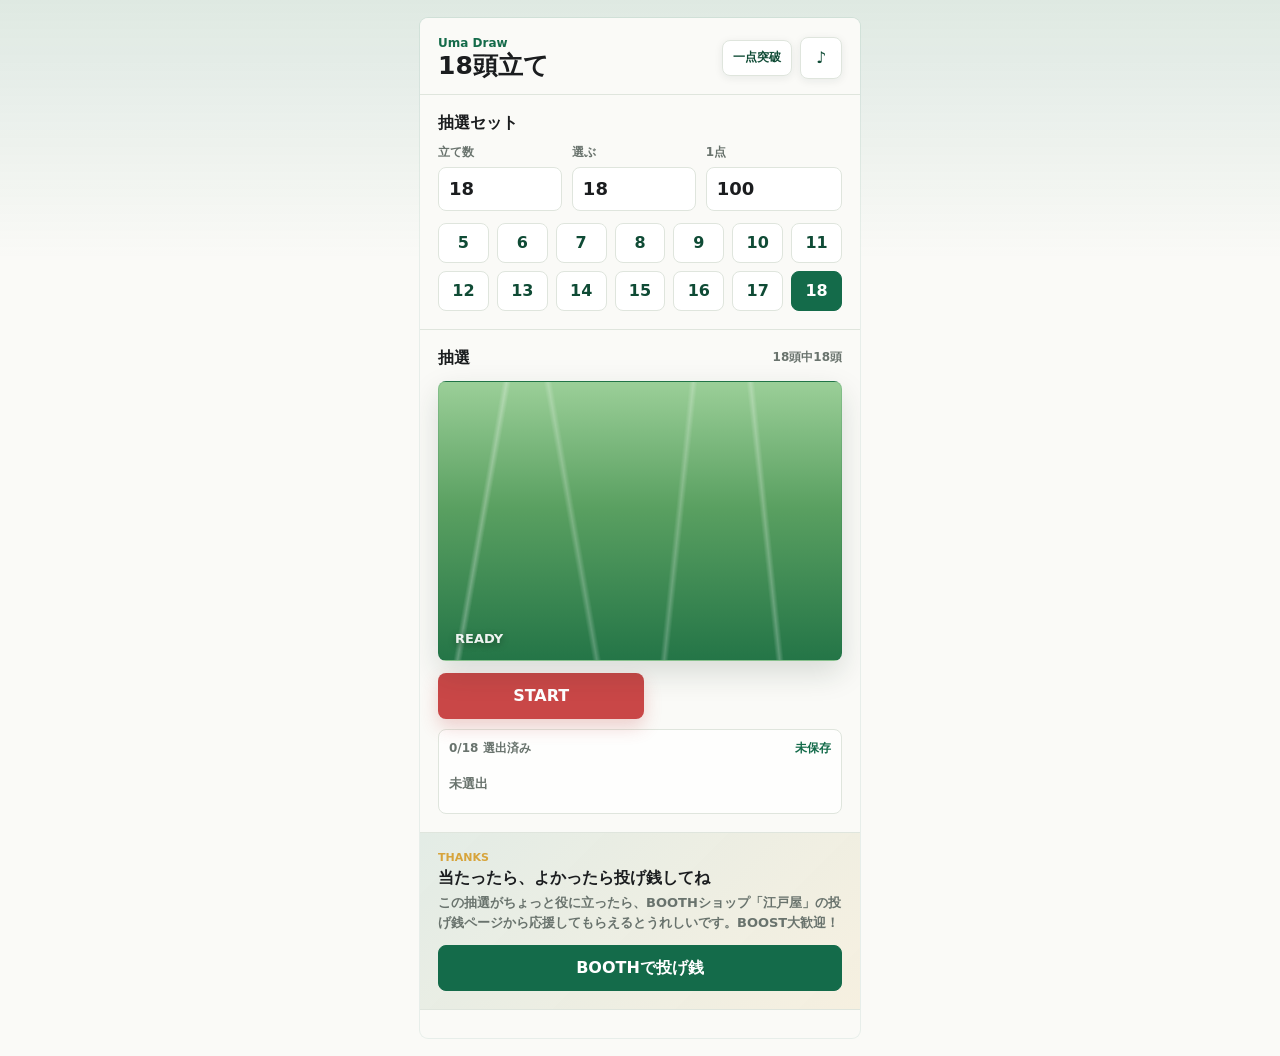
<file: keiba-lucky-draw.html>
<!doctype html>
<html lang="ja">
  <head>
    <meta charset="utf-8">
    <meta name="viewport" content="width=device-width, initial-scale=1">
    <meta http-equiv="refresh" content="0; url=keiba-lucky-draw/">
    <link rel="canonical" href="keiba-lucky-draw/">
    <title>ラッキードロー | 一点突破</title>
    <script>
      window.location.replace("keiba-lucky-draw/");
    </script>
  </head>
  <body>
    <p><a href="keiba-lucky-draw/">ラッキードローへ移動</a></p>
  </body>
</html>
</file>
<file: assets/styles.css>
:root {
  --ink: #0b0a08;
  --ink-2: #17130f;
  --paper: #f2eadb;
  --paper-2: #e3d5bd;
  --paper-3: #cbb890;
  --red: #a51618;
  --red-2: #d04031;
  --gold: #c7a65a;
  --blue: #15223b;
  --green: #2e7a46;
  --line: rgba(199, 166, 90, 0.35);
  --muted: rgba(242, 234, 219, 0.68);
  --shadow: 0 22px 60px rgba(0, 0, 0, 0.34);
  color-scheme: dark;
}

* {
  box-sizing: border-box;
}

html {
  scroll-behavior: smooth;
}

body {
  margin: 0;
  color: var(--paper);
  background:
    linear-gradient(90deg, rgba(11, 10, 8, 0.97), rgba(11, 10, 8, 0.9)),
    url("img/sumi-race-bg.png") center / cover fixed;
  font-family: "Yu Gothic", "Hiragino Kaku Gothic ProN", Meiryo, sans-serif;
  letter-spacing: 0;
}

button,
input {
  font: inherit;
}

button {
  cursor: pointer;
}

.skip-link {
  position: absolute;
  left: 12px;
  top: -48px;
  z-index: 100;
  color: var(--ink);
  background: var(--paper);
  padding: 10px 14px;
  text-decoration: none;
}

.skip-link:focus {
  top: 12px;
}

.site-header {
  position: sticky;
  top: 0;
  z-index: 20;
  display: flex;
  align-items: center;
  justify-content: space-between;
  min-height: 92px;
  padding: 18px clamp(18px, 4vw, 54px);
  background: rgba(8, 7, 6, 0.92);
  border-bottom: 1px solid var(--line);
  backdrop-filter: blur(14px);
}

.brand {
  position: relative;
  display: flex;
  align-items: center;
  gap: 18px;
}

.brand::after {
  content: "";
  position: absolute;
  left: 84px;
  bottom: -9px;
  width: min(420px, 52vw);
  height: 18px;
  background: url("img/sumi-race-bg.png") 18% 48% / 620px auto;
  opacity: 0.72;
  pointer-events: none;
}

.brand > * {
  position: relative;
  z-index: 1;
}

.brand-mark {
  display: grid;
  place-items: center;
  width: 64px;
  height: 64px;
  border: 2px solid var(--red-2);
  background:
    radial-gradient(circle at 34% 28%, rgba(255, 255, 255, 0.12), transparent 18%),
    var(--red);
  box-shadow: inset 0 0 0 4px rgba(11, 10, 8, 0.42), 0 0 0 1px rgba(199, 166, 90, 0.28);
}

.brand-mark span {
  color: var(--ink);
  font-family: "Yu Mincho", "Hiragino Mincho ProN", serif;
  font-size: 2.1rem;
  font-weight: 900;
  line-height: 1;
}

.brand h1 {
  margin: 0;
  font-family: "Yu Mincho", "Hiragino Mincho ProN", serif;
  font-size: clamp(2rem, 4vw, 3.4rem);
  font-weight: 800;
  line-height: 1;
  letter-spacing: 0;
  text-shadow: 0 3px 0 rgba(0, 0, 0, 0.35);
}

.brand-kicker,
.section-label {
  margin: 0 0 6px;
  color: var(--gold);
  font-size: 0.78rem;
  font-weight: 700;
  letter-spacing: 0.08em;
  text-transform: uppercase;
}

.header-status {
  display: grid;
  gap: 4px;
  justify-items: end;
  color: var(--muted);
  font-size: 0.85rem;
}

.header-status strong {
  color: var(--paper);
  font-size: 1rem;
}

.layout-shell {
  display: grid;
  grid-template-columns: 280px minmax(0, 1fr);
  min-height: calc(100vh - 92px);
}

.sidebar {
  position: sticky;
  top: 92px;
  align-self: start;
  min-height: calc(100vh - 92px);
  padding: 24px 18px;
  background: rgba(9, 8, 7, 0.78);
  border-right: 1px solid var(--line);
}

.sidebar-art {
  min-height: 230px;
  margin-bottom: 22px;
  border: 1px solid var(--line);
  background:
    linear-gradient(180deg, rgba(11, 10, 8, 0.05), rgba(11, 10, 8, 0.78)),
    url("img/sumi-race-bg.png") 19% 58% / cover;
}

.side-nav {
  display: grid;
  gap: 2px;
}

.side-nav a {
  color: var(--paper);
  text-decoration: none;
  padding: 14px 12px;
  border-bottom: 1px solid rgba(199, 166, 90, 0.18);
}

.side-nav a:hover,
.side-nav a:focus {
  color: var(--gold);
  background: rgba(165, 22, 24, 0.18);
}

.rule-block {
  margin-top: 28px;
  padding: 16px;
  border: 1px solid var(--line);
  background: rgba(11, 10, 8, 0.6);
}

.rule-block span,
.rule-block p {
  color: var(--muted);
}

.rule-block strong {
  display: block;
  margin: 6px 0;
  color: var(--gold);
  font-family: "Yu Mincho", "Hiragino Mincho ProN", serif;
  font-size: 1.65rem;
}

.main-grid {
  display: grid;
  grid-template-columns: minmax(0, 1.45fr) minmax(340px, 0.75fr);
  gap: 18px;
  padding: 24px clamp(16px, 3vw, 34px) 40px;
}

.control-bar,
.hero-panel,
.summary-strip,
.content-panel {
  border: 1px solid var(--line);
  box-shadow: var(--shadow);
}

.control-bar {
  grid-column: 1 / -1;
  display: grid;
  grid-template-columns: minmax(280px, 1fr) minmax(260px, 0.8fr) minmax(260px, 0.8fr);
  gap: 18px;
  padding: 18px;
  background: rgba(11, 10, 8, 0.72);
}

.segmented {
  display: flex;
  flex-wrap: wrap;
  gap: 8px;
}

.segmented button {
  min-height: 42px;
  padding: 0 18px;
  color: var(--paper);
  background: rgba(242, 234, 219, 0.06);
  border: 1px solid rgba(199, 166, 90, 0.25);
}

.segmented.compact button {
  min-height: 36px;
  padding: 0 14px;
}

.segmented button.is-active {
  color: var(--ink);
  background: var(--gold);
  border-color: var(--gold);
  font-weight: 800;
}

.schedule-strip {
  grid-column: 1 / -1;
  display: grid;
  grid-template-columns: repeat(3, minmax(0, 1fr)) minmax(220px, 0.8fr);
  border: 1px solid var(--line);
  background: rgba(11, 10, 8, 0.78);
  box-shadow: var(--shadow);
}

.schedule-strip article {
  display: grid;
  gap: 5px;
  padding: 16px 18px;
  border-right: 1px solid rgba(199, 166, 90, 0.22);
}

.schedule-strip span,
.schedule-strip small,
.schedule-strip p {
  color: var(--muted);
  font-size: 0.82rem;
}

.schedule-strip strong {
  color: var(--gold);
  font-family: "Yu Mincho", "Hiragino Mincho ProN", serif;
  font-size: clamp(1.55rem, 2.6vw, 2.25rem);
  line-height: 1;
}

.schedule-strip p {
  align-self: center;
  margin: 0;
  padding: 16px 18px;
  line-height: 1.65;
}

.hero-panel {
  grid-column: 1 / -1;
  display: grid;
  grid-template-columns: minmax(0, 1fr) minmax(320px, 0.48fr);
  gap: 18px;
  padding: clamp(20px, 3vw, 30px);
  background:
    linear-gradient(90deg, rgba(13, 12, 10, 0.74), rgba(13, 12, 10, 0.44)),
    url("img/sumi-race-bg.png") center / cover;
}

.hero-copy h2 {
  margin: 0;
  max-width: 880px;
  font-family: "Yu Mincho", "Hiragino Mincho ProN", serif;
  font-size: clamp(1.9rem, 4.1vw, 3.75rem);
  line-height: 1.08;
}

.hero-copy > p:not(.section-label) {
  max-width: 720px;
  color: var(--muted);
  font-size: 0.98rem;
  line-height: 1.7;
}

.hero-meta {
  display: flex;
  flex-wrap: wrap;
  gap: 10px;
  margin-top: 18px;
}

.hero-meta span {
  padding: 8px 12px;
  color: var(--paper);
  background: rgba(11, 10, 8, 0.62);
  border: 1px solid rgba(199, 166, 90, 0.28);
}

.hero-stakes {
  display: grid;
  align-self: stretch;
  background: rgba(8, 7, 6, 0.72);
  border: 1px solid rgba(199, 166, 90, 0.35);
}

.axis-proof {
  display: grid;
  align-content: center;
  gap: 14px;
  padding: clamp(18px, 2.8vw, 28px);
  background:
    linear-gradient(160deg, rgba(165, 22, 24, 0.18), rgba(199, 166, 90, 0.08)),
    rgba(8, 7, 6, 0.72);
}

.axis-proof > span {
  color: var(--gold);
  font-size: 0.86rem;
  font-weight: 900;
  letter-spacing: 0.08em;
}

.axis-proof > strong {
  color: var(--paper);
  font-family: "Yu Mincho", "Hiragino Mincho ProN", serif;
  font-size: clamp(4.2rem, 8vw, 7.2rem);
  line-height: 0.86;
  text-shadow: 0 4px 0 rgba(0, 0, 0, 0.35);
}

.axis-proof p {
  margin: 0;
  color: var(--muted);
  line-height: 1.65;
}

.axis-proof-metrics {
  display: grid;
  grid-template-columns: repeat(3, minmax(0, 1fr));
  border: 1px solid rgba(199, 166, 90, 0.28);
}

.axis-proof-metrics div {
  display: grid;
  gap: 5px;
  min-width: 0;
  padding: 12px;
  border-right: 1px solid rgba(199, 166, 90, 0.2);
}

.axis-proof-metrics div:last-child {
  border-right: 0;
}

.hero-stakes span,
.summary-strip span {
  color: var(--muted);
  font-size: 0.86rem;
}

.axis-proof-metrics b {
  color: var(--paper);
  font-size: 1rem;
  overflow-wrap: anywhere;
}

.summary-strip strong {
  color: var(--paper);
  font-family: "Yu Mincho", "Hiragino Mincho ProN", serif;
  font-size: clamp(1.45rem, 2vw, 2rem);
}

.summary-strip {
  grid-column: 1 / -1;
  display: grid;
  grid-template-columns: repeat(4, minmax(0, 1fr));
  background: rgba(11, 10, 8, 0.84);
}

.summary-strip article {
  display: grid;
  gap: 6px;
  padding: 18px;
  border-right: 1px solid rgba(199, 166, 90, 0.22);
}

.summary-strip article:last-child {
  border-right: 0;
}

.content-panel {
  background: rgba(240, 232, 217, 0.96);
  color: var(--ink);
}

.content-panel.wide {
  grid-row: span 2;
}

.daily-panel {
  grid-column: 1 / -1;
}

.panel-heading {
  display: flex;
  align-items: end;
  justify-content: space-between;
  gap: 18px;
  padding: 22px 24px 16px;
  border-bottom: 1px solid rgba(73, 51, 25, 0.22);
}

.content-panel .section-label {
  color: var(--red);
}

.panel-heading h2 {
  margin: 0;
  font-family: "Yu Mincho", "Hiragino Mincho ProN", serif;
  font-size: clamp(1.35rem, 2.4vw, 2rem);
}

.panel-note {
  margin: 0;
  color: rgba(11, 10, 8, 0.62);
  font-size: 0.9rem;
  text-align: right;
}

.ticket-list,
.win5-routes,
.review-list,
.daily-summary-list,
.calendar-list {
  padding: 0 24px 24px;
}

.race-ticket {
  display: grid;
  grid-template-columns: 96px minmax(190px, 0.9fr) minmax(250px, 1fr) 86px;
  gap: 16px;
  padding: 18px 0;
  border-bottom: 1px solid rgba(73, 51, 25, 0.2);
}

.race-ticket:last-child {
  border-bottom: 0;
}

.race-time {
  display: grid;
  align-content: start;
  gap: 7px;
}

.race-time strong {
  font-family: "Yu Mincho", "Hiragino Mincho ProN", serif;
  font-size: 1.35rem;
}

.grade,
.tag,
.bet-type {
  display: inline-flex;
  align-items: center;
  justify-content: center;
  width: fit-content;
  min-height: 26px;
  padding: 0 9px;
  color: var(--paper);
  background: var(--blue);
  font-size: 0.78rem;
  font-weight: 800;
}

.tag {
  color: var(--ink);
  background: var(--paper-3);
}

.tag.red {
  color: var(--paper);
  background: var(--red);
}

.race-title h3 {
  margin: 0 0 7px;
  font-family: "Yu Mincho", "Hiragino Mincho ProN", serif;
  font-size: 1.38rem;
  line-height: 1.35;
  overflow-wrap: anywhere;
}

.race-title p,
.review-item p {
  margin: 0;
  color: rgba(11, 10, 8, 0.64);
  line-height: 1.7;
}

.bets {
  display: grid;
  gap: 10px;
}

.edge-panel {
  display: grid;
  gap: 8px;
  margin-top: 2px;
  padding: 10px;
  background: rgba(255, 250, 240, 0.72);
  border: 1px solid rgba(73, 51, 25, 0.16);
}

.edge-head {
  display: flex;
  align-items: center;
  justify-content: space-between;
  gap: 10px;
}

.edge-head span,
.edge-cell span,
.edge-cell small {
  color: rgba(11, 10, 8, 0.58);
  font-size: 0.72rem;
}

.edge-head strong {
  color: #2a2a23;
  font-size: 0.82rem;
}

.edge-head strong.is-positive {
  color: var(--red);
}

.edge-grid {
  display: grid;
  grid-template-columns: 1fr 1fr;
  gap: 6px;
}

.edge-cell {
  display: grid;
  gap: 3px;
  min-width: 0;
}

.edge-cell strong {
  color: var(--red);
  font-family: "Yu Mincho", "Hiragino Mincho ProN", serif;
  font-size: 1.1rem;
  line-height: 1;
}

.edge-panel p {
  margin: 0;
  color: rgba(11, 10, 8, 0.66);
  font-size: 0.78rem;
  line-height: 1.55;
}

.bet-line {
  display: grid;
  grid-template-columns: minmax(86px, max-content) minmax(0, 1fr);
  align-items: center;
  gap: 10px;
}

.bet-type {
  background: var(--red);
  white-space: nowrap;
}

.bet-type.trio {
  background: #2a2a23;
}

.numbers {
  display: flex;
  flex-wrap: wrap;
  gap: 6px;
  align-items: center;
}

.num {
  display: inline-grid;
  place-items: center;
  width: 32px;
  height: 32px;
  color: var(--ink);
  background: #fffaf0;
  border: 1px solid rgba(73, 51, 25, 0.25);
  font-family: "Yu Mincho", "Hiragino Mincho ProN", serif;
  font-size: 1.15rem;
  font-weight: 800;
}

.arrow {
  color: rgba(11, 10, 8, 0.45);
  font-family: "Yu Mincho", "Hiragino Mincho ProN", serif;
  font-weight: 800;
}

.race-side {
  display: grid;
  gap: 6px;
  justify-items: end;
  text-align: right;
}

.odds {
  color: var(--red);
  font-family: "Yu Mincho", "Hiragino Mincho ProN", serif;
  font-size: 1.35rem;
  font-weight: 800;
}

.route {
  padding: 16px 0;
  border-bottom: 1px solid rgba(73, 51, 25, 0.2);
}

.win5-update {
  display: grid;
  gap: 12px;
  padding: 16px 0;
  border-bottom: 1px solid rgba(73, 51, 25, 0.2);
}

.win5-update-head {
  display: flex;
  align-items: end;
  justify-content: space-between;
  gap: 12px;
}

.win5-update-head span,
.win5-update time,
.win5-update li small,
.route-edge {
  color: rgba(11, 10, 8, 0.62);
  font-size: 0.78rem;
}

.win5-update h3 {
  margin: 0;
  font-family: "Yu Mincho", "Hiragino Mincho ProN", serif;
  font-size: 1.35rem;
}

.win5-update p {
  margin: 0;
  color: rgba(11, 10, 8, 0.72);
  line-height: 1.7;
}

.win5-update ul {
  display: grid;
  gap: 8px;
  margin: 0;
  padding: 0;
  list-style: none;
}

.win5-update li {
  display: grid;
  grid-template-columns: 86px minmax(0, 1fr);
  gap: 4px 10px;
  padding: 10px;
  background: rgba(255, 250, 240, 0.72);
  border: 1px solid rgba(73, 51, 25, 0.14);
}

.win5-update li span {
  color: var(--red);
  font-weight: 900;
}

.win5-update li strong {
  min-width: 0;
  color: var(--ink);
  font-size: 0.9rem;
  overflow-wrap: anywhere;
}

.win5-update li small {
  grid-column: 2;
  line-height: 1.55;
}

.route:last-child {
  border-bottom: 0;
}

.route-head {
  display: flex;
  align-items: center;
  justify-content: space-between;
  gap: 12px;
  margin-bottom: 12px;
}

.route-head h3 {
  margin: 0;
  font-family: "Yu Mincho", "Hiragino Mincho ProN", serif;
  font-size: 1.35rem;
}

.route-grid {
  display: grid;
  grid-template-columns: repeat(5, minmax(0, 1fr));
  gap: 6px;
}

.route-cell {
  display: grid;
  gap: 4px;
  padding: 10px 8px;
  background: #fffaf0;
  border: 1px solid rgba(73, 51, 25, 0.16);
}

.route-cell span {
  color: rgba(11, 10, 8, 0.58);
  font-size: 0.72rem;
}

.route-cell strong {
  font-family: "Yu Mincho", "Hiragino Mincho ProN", serif;
}

.route-cell small {
  color: rgba(11, 10, 8, 0.7);
  font-size: 0.74rem;
  line-height: 1.35;
  overflow-wrap: anywhere;
}

.route-edge {
  display: flex;
  flex-wrap: wrap;
  gap: 8px 12px;
  margin: 10px 0 0;
}

.route-edge span {
  white-space: nowrap;
}

.review-item {
  padding: 16px 0;
  border-bottom: 1px solid rgba(73, 51, 25, 0.18);
}

.review-item:last-child {
  border-bottom: 0;
}

.review-item h3 {
  margin: 0 0 6px;
  font-size: 1rem;
}

.review-table-area {
  display: grid;
  gap: 16px;
  padding-top: 18px;
}

.review-table-grid {
  display: grid;
  grid-template-columns: minmax(0, 1fr) minmax(0, 1fr);
  gap: 16px;
}

.review-table-block {
  min-width: 0;
  background: rgba(255, 250, 240, 0.68);
  border: 1px solid rgba(73, 51, 25, 0.16);
}

.review-table-block.full {
  grid-column: 1 / -1;
}

.review-table-heading {
  padding: 12px 14px 0;
}

.review-table-heading h3 {
  margin: 0;
  color: var(--red);
  font-family: "Yu Mincho", "Hiragino Mincho ProN", serif;
  font-size: 1.08rem;
}

.review-type-summary {
  min-width: 0;
  background: rgba(255, 250, 240, 0.54);
  border: 1px solid rgba(73, 51, 25, 0.16);
}

.review-type-grid {
  display: grid;
  grid-template-columns: repeat(3, minmax(0, 1fr));
  gap: 12px;
  padding: 14px;
}

.review-type-card {
  display: grid;
  gap: 10px;
  min-width: 0;
  padding: 14px;
  background: rgba(255, 250, 240, 0.72);
  border: 1px solid rgba(73, 51, 25, 0.14);
  border-top: 4px solid var(--gold);
}

.review-type-card.win5 {
  border-top-color: var(--blue);
}

.review-type-card.trio {
  border-top-color: #2a2a23;
}

.review-type-card.trifecta {
  border-top-color: var(--red);
}

.review-type-top {
  display: flex;
  align-items: baseline;
  justify-content: space-between;
  gap: 12px;
}

.review-type-top span {
  color: rgba(11, 10, 8, 0.62);
  font-size: 0.78rem;
  font-weight: 900;
}

.review-type-top strong {
  color: var(--red);
  font-family: "Yu Mincho", "Hiragino Mincho ProN", serif;
  font-size: 1.7rem;
  line-height: 1;
  white-space: nowrap;
}

.review-type-card p {
  margin: 0;
  color: rgba(11, 10, 8, 0.72);
  font-size: 0.86rem;
  line-height: 1.65;
}

.review-type-metrics {
  display: grid;
  grid-template-columns: repeat(3, minmax(0, 1fr));
  gap: 8px;
  padding-top: 10px;
  border-top: 1px solid rgba(73, 51, 25, 0.14);
}

.review-type-metrics span {
  display: grid;
  gap: 3px;
  min-width: 0;
  color: rgba(11, 10, 8, 0.58);
  font-size: 0.72rem;
  font-weight: 800;
}

.review-type-metrics strong {
  color: var(--ink);
  font-size: 0.88rem;
  overflow-wrap: anywhere;
}

.table-scroll {
  overflow-x: auto;
}

.review-table {
  width: 100%;
  min-width: 520px;
  border-collapse: collapse;
  font-size: 0.86rem;
}

.review-table th,
.review-table td {
  padding: 10px 12px;
  border-bottom: 1px solid rgba(73, 51, 25, 0.14);
  text-align: right;
  white-space: nowrap;
}

.review-table th:first-child,
.review-table td:first-child {
  text-align: left;
}

.review-table thead th {
  color: rgba(11, 10, 8, 0.58);
  font-size: 0.74rem;
  font-weight: 800;
}

.review-table tbody th {
  font-weight: 800;
}

.review-table tbody tr:last-child th,
.review-table tbody tr:last-child td {
  border-bottom: 0;
}

.review-table .is-total th,
.review-table .is-total td {
  color: var(--red);
  font-weight: 900;
  background: rgba(165, 22, 24, 0.06);
}

.review-table .is-positive {
  color: var(--green);
  font-weight: 900;
}

.review-table .is-negative {
  color: var(--red);
  font-weight: 900;
}

.review-table .empty-cell {
  color: rgba(11, 10, 8, 0.58);
  text-align: left;
}

.review-kv-grid {
  display: grid;
  grid-template-columns: repeat(3, minmax(0, 1fr));
  gap: 1px;
  padding: 14px;
}

.review-kv-grid div {
  display: grid;
  gap: 6px;
  padding: 12px;
  background: rgba(255, 250, 240, 0.68);
  border: 1px solid rgba(73, 51, 25, 0.12);
}

.review-kv-grid span {
  color: rgba(11, 10, 8, 0.58);
  font-size: 0.74rem;
  font-weight: 800;
}

.review-kv-grid strong {
  color: var(--ink);
  font-family: "Yu Mincho", "Hiragino Mincho ProN", serif;
  font-size: 1.08rem;
  overflow-wrap: anywhere;
}

.daily-summary-row {
  display: grid;
  grid-template-columns: 132px 94px minmax(0, 1fr) 150px;
  gap: 18px;
  align-items: center;
  padding: 18px 0;
  border-bottom: 1px solid rgba(73, 51, 25, 0.18);
}

.daily-summary-row:last-child {
  border-bottom: 0;
}

.daily-summary-row.is-current {
  border-left: 4px solid var(--red);
  padding-left: 14px;
}

.daily-date {
  display: grid;
  gap: 5px;
}

.daily-date strong {
  color: var(--red);
  font-family: "Yu Mincho", "Hiragino Mincho ProN", serif;
  font-size: 1.8rem;
  line-height: 1;
}

.daily-date span,
.daily-status span,
.daily-stats span {
  color: rgba(11, 10, 8, 0.62);
  font-size: 0.86rem;
}

.daily-stamp {
  display: inline-grid;
  place-items: center;
  justify-self: center;
  width: 76px;
  height: 76px;
  color: rgba(11, 10, 8, 0.46);
  background: rgba(255, 250, 240, 0.42);
  border: 3px double currentColor;
  border-radius: 50%;
  font-family: "Yu Mincho", "Hiragino Mincho ProN", serif;
  font-size: 1.1rem;
  font-weight: 900;
  line-height: 1.05;
  text-align: center;
  transform: rotate(-9deg);
}

.daily-stamp.hit {
  color: var(--red);
  background: rgba(165, 22, 24, 0.06);
}

.daily-stamp.miss {
  color: #2a2a23;
}

.daily-stamp.pending {
  color: rgba(73, 51, 25, 0.42);
  font-size: 0.96rem;
}

.daily-main {
  display: grid;
  gap: 8px;
}

.daily-status {
  display: flex;
  flex-wrap: wrap;
  gap: 8px;
  align-items: center;
}

.daily-main p {
  margin: 0;
  color: rgba(11, 10, 8, 0.72);
  line-height: 1.65;
}

.daily-stats {
  display: grid;
  gap: 5px;
  justify-items: end;
  text-align: right;
}

.daily-stats strong {
  color: var(--red);
  font-family: "Yu Mincho", "Hiragino Mincho ProN", serif;
  font-size: 1.45rem;
}

.daily-type-rois {
  display: flex;
  flex-wrap: wrap;
  justify-content: flex-end;
  gap: 5px;
  margin-top: 4px;
}

.daily-type-rois span {
  display: inline-flex;
  align-items: center;
  gap: 4px;
  min-height: 24px;
  padding: 0 7px;
  color: rgba(11, 10, 8, 0.62);
  background: rgba(255, 250, 240, 0.62);
  border: 1px solid rgba(73, 51, 25, 0.14);
  font-size: 0.72rem;
  font-weight: 800;
}

.daily-type-rois strong {
  color: var(--ink);
  font-family: "Yu Mincho", "Hiragino Mincho ProN", serif;
}

.calendar-list {
  display: grid;
  gap: 20px;
}

.calendar-month {
  display: grid;
  gap: 12px;
  padding-top: 18px;
  border-top: 1px solid rgba(73, 51, 25, 0.18);
}

.calendar-month:first-child {
  border-top: 0;
}

.calendar-month h3 {
  margin: 0;
  color: var(--red);
  font-family: "Yu Mincho", "Hiragino Mincho ProN", serif;
  font-size: 1.18rem;
}

.calendar-scroll {
  overflow-x: auto;
  padding-bottom: 4px;
}

.calendar-grid {
  display: grid;
  grid-template-columns: repeat(7, minmax(0, 1fr));
  gap: 6px;
  min-width: 680px;
}

.calendar-weekday {
  padding: 6px 8px;
  color: rgba(11, 10, 8, 0.58);
  font-size: 0.72rem;
  font-weight: 900;
  text-align: center;
}

.calendar-day {
  display: grid;
  align-content: start;
  gap: 5px;
  min-height: 118px;
  min-width: 0;
  padding: 9px;
  color: var(--ink);
  background: rgba(255, 250, 240, 0.72);
  border: 1px solid rgba(73, 51, 25, 0.16);
  text-align: left;
}

button.calendar-day {
  width: 100%;
}

button.calendar-day:hover,
button.calendar-day:focus {
  border-color: var(--red);
  box-shadow: inset 0 0 0 1px rgba(165, 22, 24, 0.22);
}

.calendar-day.is-current {
  border-color: var(--red);
  box-shadow: inset 0 0 0 2px rgba(165, 22, 24, 0.2);
}

.calendar-day.hit {
  background: rgba(255, 250, 240, 0.86);
}

.calendar-day.miss {
  background: rgba(255, 250, 240, 0.66);
}

.calendar-day.pending {
  background: rgba(255, 250, 240, 0.42);
}

.calendar-day.is-empty,
.calendar-day.is-blank {
  min-height: 72px;
  background: rgba(255, 250, 240, 0.26);
  border-style: dashed;
}

.calendar-day.is-blank {
  visibility: hidden;
}

.calendar-daynum {
  color: var(--red);
  font-family: "Yu Mincho", "Hiragino Mincho ProN", serif;
  font-size: 1.35rem;
  font-weight: 900;
  line-height: 1;
}

.calendar-status,
.calendar-date-label {
  color: rgba(11, 10, 8, 0.58);
  font-size: 0.72rem;
  font-weight: 800;
}

.calendar-day > strong {
  color: var(--red);
  font-family: "Yu Mincho", "Hiragino Mincho ProN", serif;
  font-size: 1.18rem;
  line-height: 1;
}

.calendar-type-rois {
  display: grid;
  gap: 2px;
  margin-top: 2px;
}

.calendar-type-rois span {
  color: rgba(11, 10, 8, 0.68);
  font-size: 0.68rem;
  font-weight: 800;
  line-height: 1.25;
}

.site-footer {
  padding: 22px 34px;
  color: var(--muted);
  background: rgba(8, 7, 6, 0.92);
  border-top: 1px solid var(--line);
  text-align: center;
}

.is-hidden {
  display: none !important;
}

@media (max-width: 1120px) {
  .layout-shell {
    grid-template-columns: 1fr;
  }

  .sidebar {
    position: static;
    min-height: auto;
  }

  .sidebar-art {
    display: none;
  }

  .side-nav {
    grid-template-columns: repeat(auto-fit, minmax(132px, 1fr));
  }

  .rule-block {
    display: none;
  }

  .main-grid,
  .control-bar,
  .schedule-strip,
  .hero-panel {
    grid-template-columns: 1fr;
  }

  .schedule-strip article {
    border-right: 0;
    border-bottom: 1px solid rgba(199, 166, 90, 0.18);
  }
}

@media (max-width: 760px) {
  .site-header {
    position: static;
    flex-direction: column;
    align-items: flex-start;
    gap: 16px;
  }

  .header-status {
    justify-items: start;
  }

  .brand-mark {
    width: 52px;
    height: 52px;
  }

  .brand::after {
    left: 70px;
    width: min(280px, 48vw);
  }

  .layout-shell {
    min-height: auto;
  }

  .side-nav {
    grid-template-columns: 1fr 1fr;
  }

  .main-grid {
    padding: 14px;
  }

  .summary-strip {
    grid-template-columns: 1fr 1fr;
  }

  .summary-strip article:nth-child(2) {
    border-right: 0;
  }

  .race-ticket {
    grid-template-columns: 1fr;
  }

  .daily-summary-row {
    grid-template-columns: 1fr;
  }

  .daily-stamp {
    justify-self: start;
  }

  .race-side {
    justify-items: start;
    text-align: left;
  }

  .edge-grid {
    grid-template-columns: 1fr;
  }

  .review-type-grid,
  .review-table-grid,
  .review-kv-grid {
    grid-template-columns: 1fr;
  }

  .daily-stats {
    justify-items: start;
    text-align: left;
  }

  .daily-type-rois {
    justify-content: flex-start;
  }

  .route-grid {
    grid-template-columns: 1fr;
  }

  .win5-update li {
    grid-template-columns: 1fr;
  }

  .win5-update li small {
    grid-column: auto;
  }

  .panel-heading {
    display: grid;
  }

  .panel-note {
    text-align: left;
  }
}
</file>
<file: keiba-lucky-draw/styles.css>
:root {
  color-scheme: light;
  --green: #146b4a;
  --green-dark: #0f4b35;
  --gold: #d7a43b;
  --paper: #fafaf7;
  --surface: #ffffff;
  --ink: #1b1d1f;
  --muted: #69736d;
  --line: #dfe5dd;
  --red: #c94747;
  --blue: #2d6cdf;
  --shadow: 0 12px 30px rgba(19, 44, 32, 0.15);
}

* {
  box-sizing: border-box;
}

[hidden] {
  display: none !important;
}

html {
  background: #e8efe8;
}

body {
  margin: 0;
  min-height: 100vh;
  font-family: system-ui, -apple-system, BlinkMacSystemFont, "Segoe UI", sans-serif;
  color: var(--ink);
  background:
    linear-gradient(180deg, rgba(20, 107, 74, 0.12), rgba(250, 250, 247, 0) 260px),
    var(--paper);
}

button,
input {
  font: inherit;
}

button {
  cursor: pointer;
}

.app-shell {
  width: min(100%, 440px);
  min-height: 100vh;
  margin: 0 auto;
  background: var(--paper);
  box-shadow: 0 0 0 1px rgba(20, 107, 74, 0.08);
}

.topbar {
  position: sticky;
  top: 0;
  z-index: 10;
  display: flex;
  justify-content: space-between;
  align-items: center;
  padding: max(18px, env(safe-area-inset-top)) 18px 14px;
  background: rgba(250, 250, 247, 0.92);
  border-bottom: 1px solid var(--line);
  backdrop-filter: blur(14px);
}

.eyebrow {
  margin: 0 0 2px;
  color: var(--green);
  font-size: 12px;
  font-weight: 800;
  letter-spacing: 0;
}

h1,
h2,
p {
  margin: 0;
}

h1 {
  font-size: 25px;
  line-height: 1.1;
}

h2 {
  font-size: 16px;
  line-height: 1.2;
}

.icon-button {
  display: grid;
  place-items: center;
  width: 42px;
  height: 42px;
  border: 1px solid var(--line);
  border-radius: 8px;
  color: var(--green-dark);
  background: var(--surface);
  box-shadow: 0 2px 8px rgba(19, 44, 32, 0.08);
}

.topbar-actions {
  display: flex;
  align-items: center;
  gap: 8px;
}

.home-link {
  display: grid;
  place-items: center;
  min-height: 36px;
  border: 1px solid var(--line);
  border-radius: 8px;
  padding: 0 10px;
  color: var(--green-dark);
  background: var(--surface);
  font-size: 12px;
  font-weight: 900;
  text-decoration: none;
  box-shadow: 0 2px 8px rgba(19, 44, 32, 0.08);
}

.icon-button[aria-pressed="false"] {
  color: var(--muted);
  background: #edf1ed;
}

main {
  padding-bottom: 28px;
}

.setup-band,
.draw-stage,
.horse-band,
.result-band,
.support-band {
  padding: 18px;
  border-bottom: 1px solid var(--line);
}

.control-grid {
  display: grid;
  grid-template-columns: 1fr 1fr 1.1fr;
  gap: 10px;
  margin-top: 12px;
}

.field {
  display: grid;
  gap: 6px;
  color: var(--muted);
  font-size: 12px;
  font-weight: 700;
}

.field input {
  width: 100%;
  min-height: 44px;
  border: 1px solid var(--line);
  border-radius: 8px;
  padding: 8px 10px;
  color: var(--ink);
  background: var(--surface);
  font-size: 18px;
  font-weight: 800;
}

.preset-row,
.axis-row {
  display: grid;
  grid-template-columns: repeat(4, 1fr);
  gap: 8px;
  margin-top: 12px;
}

.preset-row {
  grid-template-columns: repeat(7, 1fr);
}

.preset,
.axis {
  min-height: 40px;
  border: 1px solid var(--line);
  border-radius: 8px;
  color: var(--green-dark);
  background: var(--surface);
  font-weight: 800;
}

.preset.is-active,
.axis.is-active {
  color: #fff;
  border-color: var(--green);
  background: var(--green);
}

.stage-header,
.section-row {
  display: flex;
  justify-content: space-between;
  align-items: center;
  gap: 12px;
}

.stage-header span {
  color: var(--muted);
  font-size: 12px;
  font-weight: 800;
}

.track-stage {
  position: relative;
  overflow: hidden;
  height: 280px;
  margin-top: 14px;
  border: 1px solid rgba(20, 107, 74, 0.14);
  border-radius: 8px;
  background:
    linear-gradient(180deg, #9bcf98 0%, #5aa061 45%, #247547 100%);
  box-shadow: var(--shadow);
  perspective: 760px;
}

.track-lanes {
  position: absolute;
  inset: 0;
  background:
    linear-gradient(100deg, transparent 14%, rgba(255, 255, 255, 0.42) 15%, transparent 16%),
    linear-gradient(80deg, transparent 34%, rgba(255, 255, 255, 0.35) 35%, transparent 36%),
    linear-gradient(96deg, transparent 58%, rgba(255, 255, 255, 0.35) 59%, transparent 60%),
    linear-gradient(84deg, transparent 78%, rgba(255, 255, 255, 0.38) 79%, transparent 80%);
  opacity: 0.65;
  transform-origin: center bottom;
}

.speed-lines {
  position: absolute;
  inset: 0;
  opacity: 0;
  background:
    repeating-linear-gradient(
      105deg,
      transparent 0 18px,
      rgba(255, 255, 255, 0.36) 19px 22px,
      transparent 23px 44px
    );
}

.track-stage.is-running .speed-lines {
  animation: rushLines 0.44s linear infinite;
  opacity: 0.5;
}

.runner {
  position: absolute;
  left: 50%;
  bottom: 22px;
  width: 230px;
  transform: translateX(-50%) scale(0.3) translateY(-120px);
  opacity: 0;
  filter: drop-shadow(0 22px 18px rgba(0, 0, 0, 0.26));
  transform-origin: center bottom;
}

.runner img {
  display: block;
  width: 100%;
  height: auto;
}

.runner-badge {
  position: absolute;
  right: 20px;
  top: 36%;
  display: grid;
  place-items: center;
  min-width: 44px;
  height: 44px;
  padding: 0 8px;
  border: 3px solid var(--ink);
  border-radius: 8px;
  color: var(--ink);
  background: #fff;
  font-size: 24px;
  font-weight: 900;
  box-shadow: 0 5px 0 rgba(0, 0, 0, 0.22);
}

.runner.reveal {
  animation: chargeIn 0.88s cubic-bezier(0.2, 0.85, 0.18, 1.05) both;
}

.reveal-copy {
  position: absolute;
  left: 16px;
  bottom: 14px;
  color: rgba(255, 255, 255, 0.92);
  font-size: 13px;
  font-weight: 900;
  text-shadow: 0 2px 7px rgba(0, 0, 0, 0.35);
}

.reveal-copy.pop {
  animation: popText 0.78s both;
}

.action-row {
  display: grid;
  grid-template-columns: 1.1fr 1fr;
  gap: 10px;
  margin-top: 12px;
}

.picked-panel {
  margin-top: 10px;
  border: 1px solid var(--line);
  border-radius: 8px;
  padding: 10px;
  background: rgba(255, 255, 255, 0.78);
}

.picked-head {
  display: flex;
  justify-content: space-between;
  align-items: center;
  gap: 8px;
  margin-bottom: 8px;
}

.picked-head span {
  color: var(--muted);
  font-size: 12px;
  font-weight: 900;
}

.save-status {
  margin-left: auto;
  color: var(--green) !important;
}

.reset-draw {
  min-height: 28px;
  padding: 0;
}

.picked-strip {
  display: flex;
  flex-wrap: wrap;
  gap: 8px;
  min-height: 38px;
  align-items: center;
}

.pick-chip {
  display: grid;
  place-items: center;
  min-width: 38px;
  height: 38px;
  border: 2px solid var(--ink);
  border-radius: 8px;
  color: var(--ink);
  background: #fff;
  font-size: 18px;
  font-weight: 900;
  box-shadow: 0 3px 0 rgba(0, 0, 0, 0.15);
}

.empty-picks {
  color: var(--muted);
  font-size: 13px;
  font-weight: 800;
}

.primary-action,
.secondary-action,
.text-action {
  min-height: 46px;
  border-radius: 8px;
  font-weight: 900;
}

.primary-action {
  border: 0;
  color: #fff;
  background: var(--red);
  box-shadow: 0 8px 18px rgba(201, 71, 71, 0.24);
}

.primary-action:disabled {
  cursor: wait;
  background: #a0a9a3;
  box-shadow: none;
}

.secondary-action {
  border: 1px solid var(--green);
  color: var(--green-dark);
  background: #ecf6ef;
}

.text-action {
  min-height: 34px;
  border: 0;
  color: var(--green);
  background: transparent;
}

.horse-grid {
  display: grid;
  grid-template-columns: repeat(2, minmax(0, 1fr));
  gap: 10px;
  margin-top: 12px;
}

.horse-card {
  position: relative;
  min-height: 128px;
  border: 1px solid var(--line);
  border-radius: 8px;
  padding: 8px;
  overflow: hidden;
  background: var(--surface);
}

.horse-card.is-off {
  opacity: 0.48;
}

.horse-card button {
  position: absolute;
  inset: 0;
  border: 0;
  background: transparent;
}

.horse-card img {
  position: absolute;
  right: -8px;
  bottom: 20px;
  width: 132px;
  pointer-events: none;
}

.horse-meta {
  position: relative;
  z-index: 1;
  display: grid;
  gap: 2px;
}

.number-pill {
  display: inline-grid;
  place-items: center;
  width: 36px;
  height: 36px;
  border: 2px solid var(--ink);
  border-radius: 8px;
  color: var(--ink);
  background: #fff;
  font-size: 19px;
  font-weight: 900;
}

.horse-name {
  width: 80px;
  margin-top: 5px;
  font-size: 13px;
  font-weight: 900;
}

.toggle-state {
  color: var(--muted);
  font-size: 11px;
  font-weight: 800;
}

.selected-strip {
  display: grid;
  gap: 8px;
  margin-top: 12px;
}

.selected-row,
.ticket-row {
  display: grid;
  grid-template-columns: auto 1fr auto;
  align-items: center;
  gap: 10px;
  min-height: 54px;
  border: 1px solid var(--line);
  border-radius: 8px;
  padding: 8px 10px;
  background: var(--surface);
}

.selected-row img {
  width: 58px;
}

.selected-row strong,
.ticket-row strong {
  font-size: 14px;
}

.selected-row span,
.ticket-row span {
  color: var(--muted);
  font-size: 12px;
  font-weight: 800;
}

.axis-mark {
  color: #fff;
  border-radius: 8px;
  padding: 4px 7px;
  background: var(--gold);
  font-size: 11px;
  font-weight: 900;
}

.ticket-table {
  display: grid;
  gap: 8px;
  margin-top: 12px;
}

.ticket-row {
  grid-template-columns: 1fr auto auto;
}

.points {
  color: var(--green-dark);
  font-size: 17px;
  font-weight: 900;
}

.yen {
  color: var(--ink);
  font-size: 13px;
  font-weight: 900;
}

.support-band {
  display: grid;
  gap: 12px;
  background:
    linear-gradient(135deg, rgba(20, 107, 74, 0.1), rgba(215, 164, 59, 0.12)),
    var(--paper);
}

.support-kicker {
  margin-bottom: 4px;
  color: var(--gold);
  font-size: 11px;
  font-weight: 900;
  letter-spacing: 0;
}

.support-band h2 {
  margin-bottom: 6px;
}

.support-band p:not(.support-kicker) {
  color: var(--muted);
  font-size: 13px;
  font-weight: 700;
  line-height: 1.55;
}

.support-link {
  display: grid;
  place-items: center;
  min-height: 46px;
  border: 1px solid var(--green);
  border-radius: 8px;
  color: #fff;
  background: var(--green);
  font-weight: 900;
  text-decoration: none;
}

@keyframes chargeIn {
  0% {
    opacity: 0;
    transform: translateX(-50%) translateY(-120px) scale(0.24) rotateX(20deg);
  }
  64% {
    opacity: 1;
    transform: translateX(-50%) translateY(2px) scale(1.16) rotateX(0deg);
  }
  82% {
    transform: translateX(-50%) translateY(-10px) scale(1.08);
  }
  100% {
    opacity: 1;
    transform: translateX(-50%) translateY(0) scale(1);
  }
}

@keyframes rushLines {
  from {
    transform: translateX(-48px);
  }
  to {
    transform: translateX(48px);
  }
}

@keyframes popText {
  0% {
    opacity: 0;
    transform: translateY(8px) scale(0.9);
  }
  35% {
    opacity: 1;
    transform: translateY(0) scale(1.15);
  }
  100% {
    opacity: 1;
    transform: translateY(0) scale(1);
  }
}

@media (prefers-reduced-motion: reduce) {
  *,
  *::before,
  *::after {
    animation-duration: 0.001ms !important;
    animation-iteration-count: 1 !important;
    scroll-behavior: auto !important;
  }
}

@media (min-width: 430px) {
  body {
    padding: 18px 0;
  }

  .app-shell {
    min-height: calc(100vh - 36px);
    border-radius: 8px;
    overflow: hidden;
  }
}
</file>
